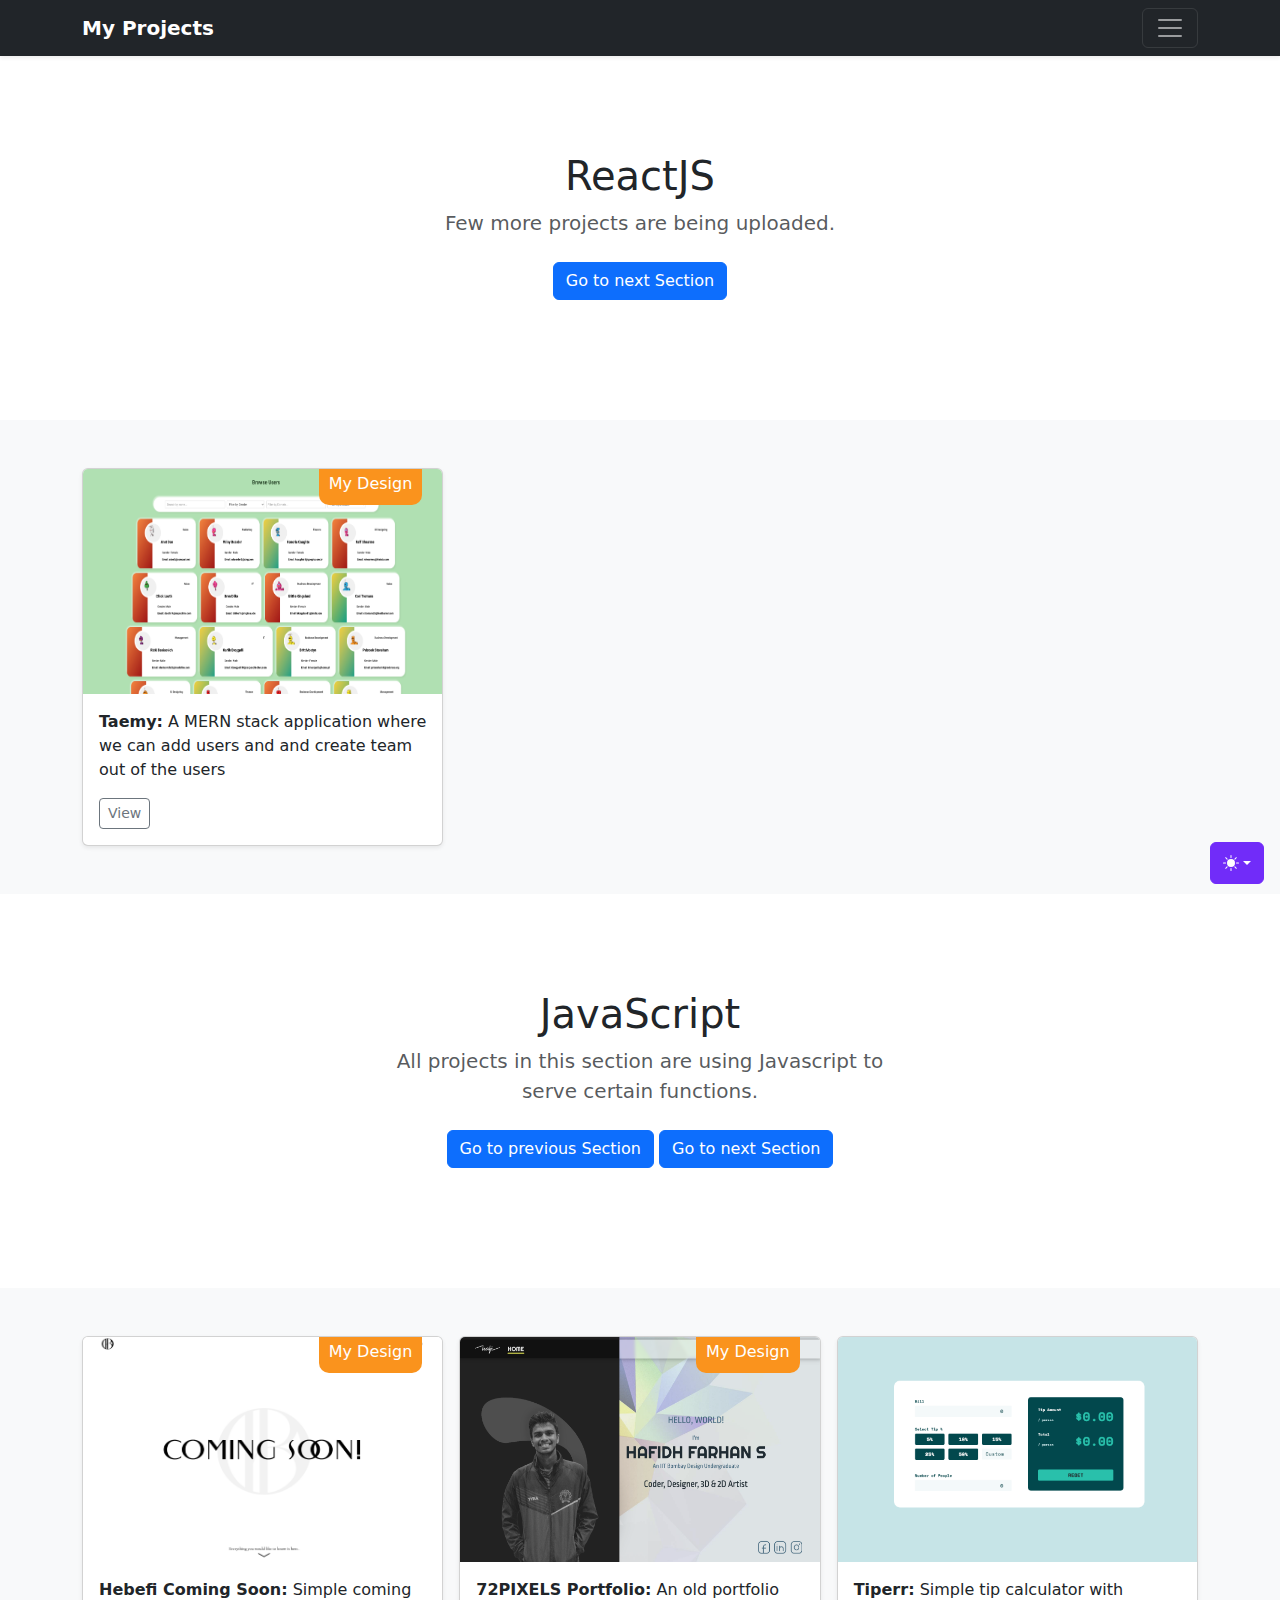
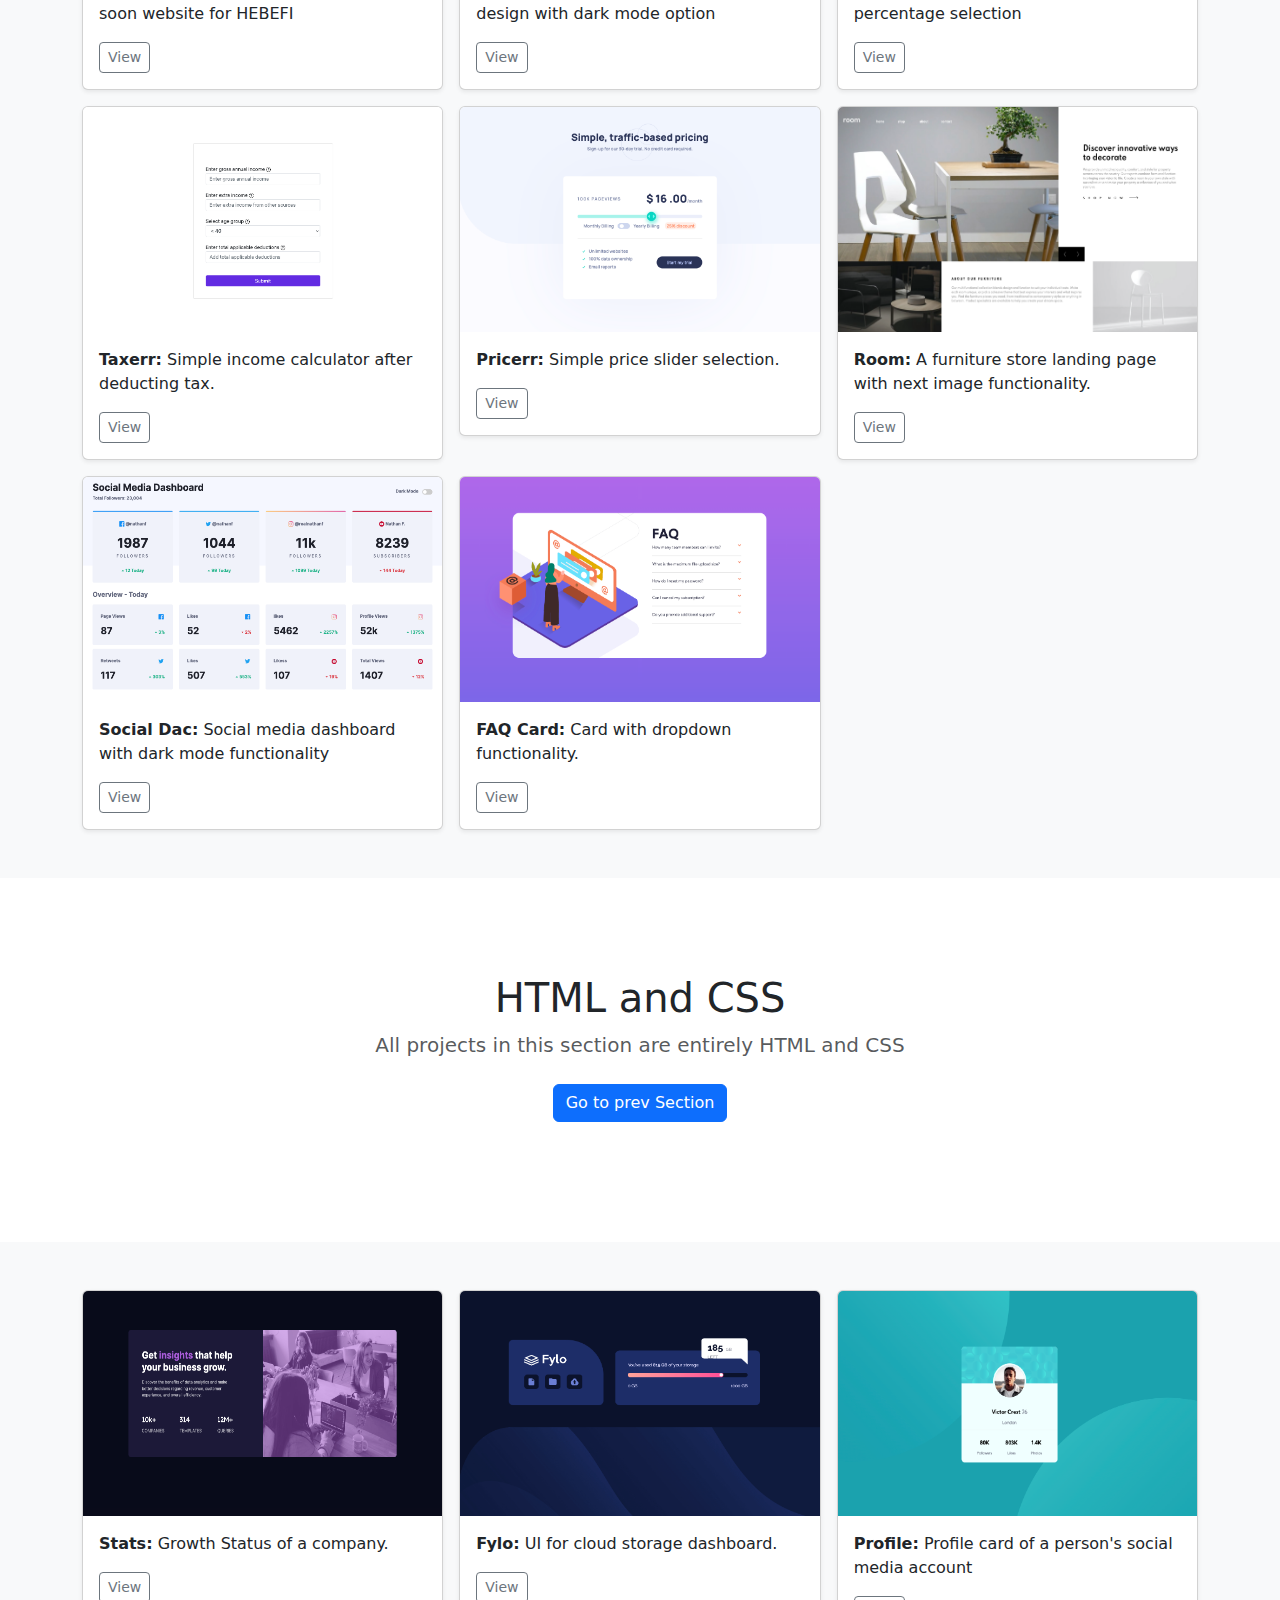
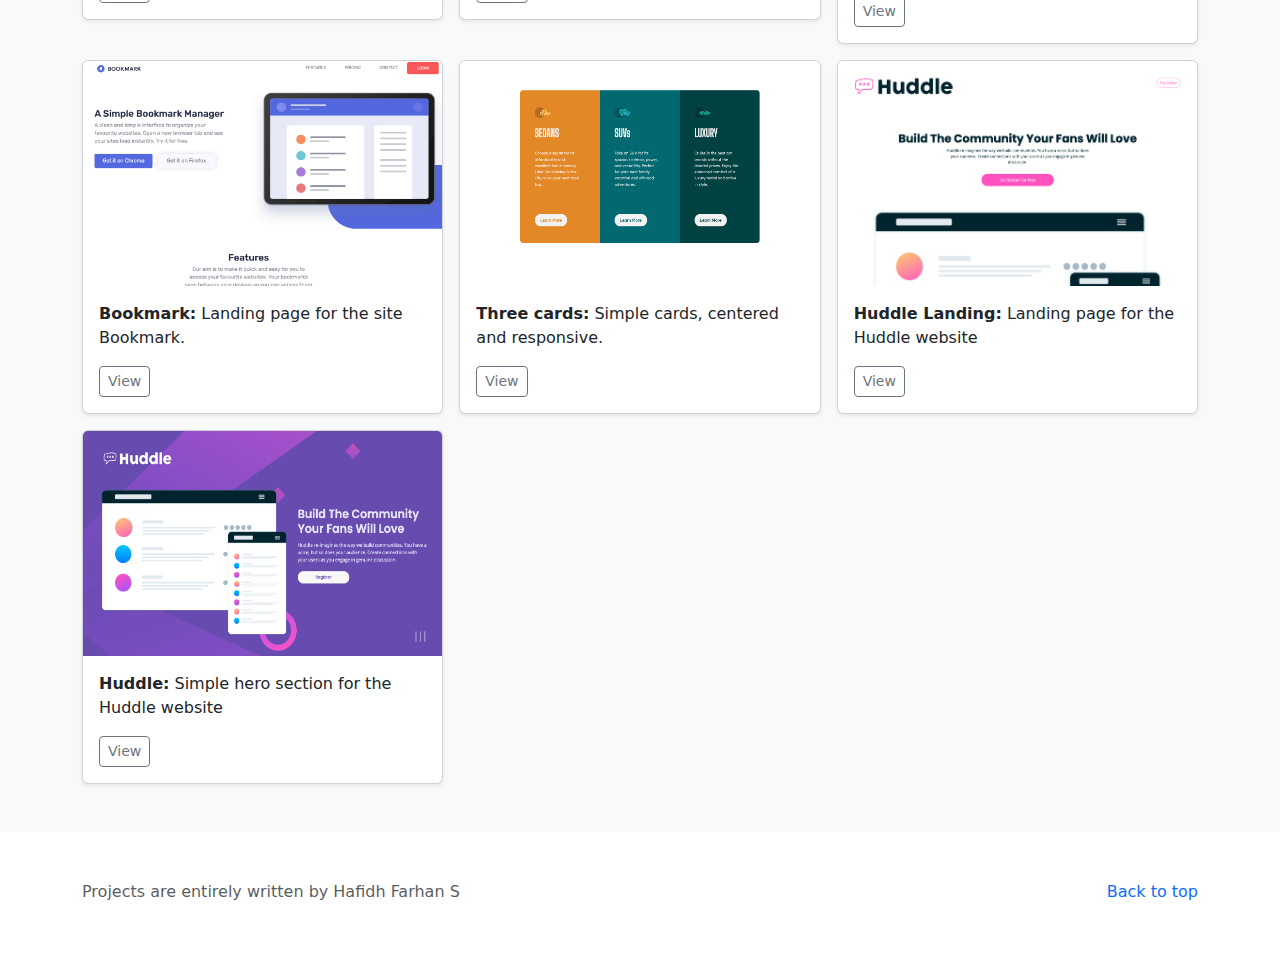
<file: index.html>
<!DOCTYPE html>
<html lang="en" data-bs-theme="auto">
  <head>
    <script src="./assets/js/color-modes.js"></script>

    <meta charset="utf-8" />
    <meta name="viewport" content="width=device-width, initial-scale=1" />
    <meta name="description" content="" />
    <meta
      name="author"
      content="Mark Otto, Jacob Thornton, and Bootstrap contributors"
    />
    <meta name="generator" content="Hugo 0.122.0" />
    <title>Projects | 72pxperinch</title>

    <!-- <link rel="canonical" href="https://getbootstrap.com/docs/5.3/examples/album/"> -->

    <!-- <link rel="stylesheet" href="https://cdn.jsdelivr.net/npm/@docsearch/css@3"> -->

    <link href="../assets/dist/css/bootstrap.min.css" rel="stylesheet" />

    <style>
      .loading {
        display: inline-block;
      }
      .bd-placeholder-img {
        font-size: 1.125rem;
        text-anchor: middle;
        -webkit-user-select: none;
        -moz-user-select: none;
        user-select: none;
      }

      a {
        text-decoration: none;
      }

      @media (min-width: 768px) {
        .bd-placeholder-img-lg {
          font-size: 3.5rem;
        }
      }

      .b-example-divider {
        width: 100%;
        height: 3rem;
        background-color: rgba(0, 0, 0, 0.1);
        border: solid rgba(0, 0, 0, 0.15);
        border-width: 1px 0;
        box-shadow: inset 0 0.5em 1.5em rgba(0, 0, 0, 0.1),
          inset 0 0.125em 0.5em rgba(0, 0, 0, 0.15);
      }

      .b-example-vr {
        flex-shrink: 0;
        width: 1.5rem;
        height: 100vh;
      }

      .bi {
        vertical-align: -0.125em;
        fill: currentColor;
      }

      .nav-scroller {
        position: relative;
        z-index: 2;
        height: 2.75rem;
        overflow-y: hidden;
      }

      .nav-scroller .nav {
        display: flex;
        flex-wrap: nowrap;
        padding-bottom: 1rem;
        margin-top: -1px;
        overflow-x: auto;
        text-align: center;
        white-space: nowrap;
        -webkit-overflow-scrolling: touch;
      }

      .btn-bd-primary {
        --bd-violet-bg: #712cf9;
        --bd-violet-rgb: 112.520718, 44.062154, 249.437846;

        --bs-btn-font-weight: 600;
        --bs-btn-color: var(--bs-white);
        --bs-btn-bg: var(--bd-violet-bg);
        --bs-btn-border-color: var(--bd-violet-bg);
        --bs-btn-hover-color: var(--bs-white);
        --bs-btn-hover-bg: #6528e0;
        --bs-btn-hover-border-color: #6528e0;
        --bs-btn-focus-shadow-rgb: var(--bd-violet-rgb);
        --bs-btn-active-color: var(--bs-btn-hover-color);
        --bs-btn-active-bg: #5a23c8;
        --bs-btn-active-border-color: #5a23c8;
      }

      .bd-mode-toggle {
        z-index: 1500;
      }

      .bd-mode-toggle .dropdown-menu .active .bi {
        display: block !important;
      }

      .mydes {
        position: absolute;
        right: 20px;
        top: 0;
        padding: 5px 10px;
        background-color: rgb(250, 147, 29);
        line-height: 10px;
        color: white;
        border-bottom-left-radius: 10px;
        border-bottom-right-radius: 10px;
      }
      .mydes p{
        position: relative;
        top: 5px;
      }

    </style>
  </head>
  <body>
    <svg xmlns="http://www.w3.org/2000/svg" class="d-none">
      <symbol id="check2" viewBox="0 0 16 16">
        <path
          d="M13.854 3.646a.5.5 0 0 1 0 .708l-7 7a.5.5 0 0 1-.708 0l-3.5-3.5a.5.5 0 1 1 .708-.708L6.5 10.293l6.646-6.647a.5.5 0 0 1 .708 0z"
        />
      </symbol>
      <symbol id="circle-half" viewBox="0 0 16 16">
        <path d="M8 15A7 7 0 1 0 8 1v14zm0 1A8 8 0 1 1 8 0a8 8 0 0 1 0 16z" />
      </symbol>
      <symbol id="moon-stars-fill" viewBox="0 0 16 16">
        <path
          d="M6 .278a.768.768 0 0 1 .08.858 7.208 7.208 0 0 0-.878 3.46c0 4.021 3.278 7.277 7.318 7.277.527 0 1.04-.055 1.533-.16a.787.787 0 0 1 .81.316.733.733 0 0 1-.031.893A8.349 8.349 0 0 1 8.344 16C3.734 16 0 12.286 0 7.71 0 4.266 2.114 1.312 5.124.06A.752.752 0 0 1 6 .278z"
        />
        <path
          d="M10.794 3.148a.217.217 0 0 1 .412 0l.387 1.162c.173.518.579.924 1.097 1.097l1.162.387a.217.217 0 0 1 0 .412l-1.162.387a1.734 1.734 0 0 0-1.097 1.097l-.387 1.162a.217.217 0 0 1-.412 0l-.387-1.162A1.734 1.734 0 0 0 9.31 6.593l-1.162-.387a.217.217 0 0 1 0-.412l1.162-.387a1.734 1.734 0 0 0 1.097-1.097l.387-1.162zM13.863.099a.145.145 0 0 1 .274 0l.258.774c.115.346.386.617.732.732l.774.258a.145.145 0 0 1 0 .274l-.774.258a1.156 1.156 0 0 0-.732.732l-.258.774a.145.145 0 0 1-.274 0l-.258-.774a1.156 1.156 0 0 0-.732-.732l-.774-.258a.145.145 0 0 1 0-.274l.774-.258c.346-.115.617-.386.732-.732L13.863.1z"
        />
      </symbol>
      <symbol id="sun-fill" viewBox="0 0 16 16">
        <path
          d="M8 12a4 4 0 1 0 0-8 4 4 0 0 0 0 8zM8 0a.5.5 0 0 1 .5.5v2a.5.5 0 0 1-1 0v-2A.5.5 0 0 1 8 0zm0 13a.5.5 0 0 1 .5.5v2a.5.5 0 0 1-1 0v-2A.5.5 0 0 1 8 13zm8-5a.5.5 0 0 1-.5.5h-2a.5.5 0 0 1 0-1h2a.5.5 0 0 1 .5.5zM3 8a.5.5 0 0 1-.5.5h-2a.5.5 0 0 1 0-1h2A.5.5 0 0 1 3 8zm10.657-5.657a.5.5 0 0 1 0 .707l-1.414 1.415a.5.5 0 1 1-.707-.708l1.414-1.414a.5.5 0 0 1 .707 0zm-9.193 9.193a.5.5 0 0 1 0 .707L3.05 13.657a.5.5 0 0 1-.707-.707l1.414-1.414a.5.5 0 0 1 .707 0zm9.193 2.121a.5.5 0 0 1-.707 0l-1.414-1.414a.5.5 0 0 1 .707-.707l1.414 1.414a.5.5 0 0 1 0 .707zM4.464 4.465a.5.5 0 0 1-.707 0L2.343 3.05a.5.5 0 1 1 .707-.707l1.414 1.414a.5.5 0 0 1 0 .708z"
        />
      </symbol>
    </svg>

    <div
      class="dropdown position-fixed bottom-0 end-0 mb-3 me-3 bd-mode-toggle"
    >
      <button
        class="btn btn-bd-primary py-2 dropdown-toggle d-flex align-items-center"
        id="bd-theme"
        type="button"
        aria-expanded="false"
        data-bs-toggle="dropdown"
        aria-label="Toggle theme (auto)"
      >
        <svg class="bi my-1 theme-icon-active" width="1em" height="1em">
          <use href="#circle-half"></use>
        </svg>
        <span class="visually-hidden" id="bd-theme-text">Toggle theme</span>
      </button>
      <ul
        class="dropdown-menu dropdown-menu-end shadow"
        aria-labelledby="bd-theme-text"
      >
        <li>
          <button
            type="button"
            class="dropdown-item d-flex align-items-center"
            data-bs-theme-value="light"
            aria-pressed="false"
          >
            <svg class="bi me-2 opacity-50" width="1em" height="1em">
              <use href="#sun-fill"></use>
            </svg>
            Light
            <svg class="bi ms-auto d-none" width="1em" height="1em">
              <use href="#check2"></use>
            </svg>
          </button>
        </li>
        <li>
          <button
            type="button"
            class="dropdown-item d-flex align-items-center"
            data-bs-theme-value="dark"
            aria-pressed="false"
          >
            <svg class="bi me-2 opacity-50" width="1em" height="1em">
              <use href="#moon-stars-fill"></use>
            </svg>
            Dark
            <svg class="bi ms-auto d-none" width="1em" height="1em">
              <use href="#check2"></use>
            </svg>
          </button>
        </li>
        <li>
          <button
            type="button"
            class="dropdown-item d-flex align-items-center active"
            data-bs-theme-value="auto"
            aria-pressed="true"
          >
            <svg class="bi me-2 opacity-50" width="1em" height="1em">
              <use href="#circle-half"></use>
            </svg>
            Auto
            <svg class="bi ms-auto d-none" width="1em" height="1em">
              <use href="#check2"></use>
            </svg>
          </button>
        </li>
      </ul>
    </div>

    <header data-bs-theme="dark">
      <div class="collapse text-bg-dark" id="navbarHeader">
        <div class="container">
          <div class="row">
            <div class="col-sm-8 col-md-7 py-4">
              <h4>Hafidh Farhan S</h4>
              <p class="text-body-secondary">
                Bachelor's in Design, top performer in competitive exams.
                Skilled programmer with problem-solving expertise. Effective
                communicator, thrives in collaborative environments.
              </p>
            </div>
            <div class="col-sm-4 offset-md-1 py-4">
              <h4>Social</h4>
              <ul class="list-unstyled">
                <li>
                  <a href="#" class="text-white">Phone: +91 7304872372</a>
                </li>
                <li>
                  <a href="mailto: 72pxperinch@gmail.com" class="text-white"
                    >Email: 72pxperinch@gmail.com</a
                  >
                </li>
                <li>
                  <a
                    href="https://github.com/72pxperinch"
                    class="text-white"
                    target="_blank"
                    >GITHUB</a
                  >
                </li>
                <li>
                  <a
                    href="https://www.behance.net/72pxperinch"
                    class="text-white"
                    target="_blank"
                    >BEHANCE</a
                  >
                </li>
              </ul>
            </div>
          </div>
        </div>
      </div>
      <div class="navbar navbar-dark bg-dark shadow-sm">
        <div class="container">
          <a href="#" class="navbar-brand d-flex align-items-center">
            <strong>My Projects</strong>
          </a>
          <button
            class="navbar-toggler"
            type="button"
            data-bs-toggle="collapse"
            data-bs-target="#navbarHeader"
            aria-controls="navbarHeader"
            aria-expanded="false"
            aria-label="Toggle navigation"
          >
            <span class="navbar-toggler-icon"></span>
          </button>
        </div>
      </div>
    </header>

    <main>
      <section id="0" class="py-5 text-center container">
        <div class="row py-lg-5">
          <div class="col-lg-6 col-md-8 mx-auto">
            <h1 class="fw-light">ReactJS</h1>
            <p class="lead text-body-secondary">
              Few more projects are being uploaded<span
                id="loadingDots"
                class="loading"
              ></span>
            </p>
            <p>
              <a href="#1" class="btn btn-primary my-2">Go to next Section</a>
            </p>
          </div>
        </div>
      </section>

      <div class="album py-5 bg-body-tertiary">
        <div class="container">
          <div class="row row-cols-1 row-cols-sm-2 row-cols-md-3 g-3">

            <div class="col">
              <div class="card shadow-sm">
                <div class="mydes"><p>My Design</p></div>
                <img
                  class="bd-placeholder-img card-img-top"
                  src="./images/teamy.png"
                  alt="Placeholder: Thumbnail"
                  width="100%"
                  height="225"
                />
                <div class="card-body">
                  <p class="card-text">
                    <b>Taemy:</b> A MERN stack application where we can add
                    users and and create team out of the users
                  </p>
                  <div
                    class="d-flex justify-content-between align-items-center"
                  >
                    <div class="btn-group">
                      <a href="https://teamy.72pxperinch.in/" target="_blank"
                        ><button
                          type="button"
                          class="btn btn-sm btn-outline-secondary"
                        >
                          View
                        </button></a
                      >
                    </div>
                  </div>
                </div>
              </div>
            </div>

          </div>
        </div>
      </div>

      <section id="1" class="py-5 text-center container">
        <div class="row py-lg-5">
          <div class="col-lg-6 col-md-8 mx-auto">
            <h1 class="fw-light">JavaScript</h1>
            <p class="lead text-body-secondary">
              All projects in this section are using Javascript to serve certain
              functions.
            </p>
            <p>
              <a href="#" class="btn btn-primary my-2"
                >Go to previous Section</a
              >
              <a href="#2" class="btn btn-primary my-2">Go to next Section</a>
            </p>
          </div>
        </div>
      </section>

      <div class="album py-5 bg-body-tertiary">
        <div class="container">
          <div class="row row-cols-1 row-cols-sm-2 row-cols-md-3 g-3">

            <div class="col">
              <div class="card shadow-sm">
                <div class="mydes"><p>My Design</p></div>
                <img
                  class="bd-placeholder-img card-img-top"
                  src="./images/hebefi.png"
                  alt="Placeholder: Thumbnail"
                  width="100%"
                  height="225"
                />
                <div class="card-body">
                  <p class="card-text">
                    <b>Hebefi Coming Soon:</b> Simple coming soon website for HEBEFI
                  </p>
                  <div
                    class="d-flex justify-content-between align-items-center"
                  >
                    <div class="btn-group">
                      <a href="https://hebefi.netlify.app/" target="_blank"
                        ><button
                          type="button"
                          class="btn btn-sm btn-outline-secondary"
                        >
                          View
                        </button></a
                      >
                    </div>
                  </div>
                </div>
              </div>
            </div>

            <div class="col">
              <div class="card shadow-sm">
                <div class="mydes"><p>My Design</p></div>
                <img
                  class="bd-placeholder-img card-img-top"
                  src="./images/port.png"
                  alt="Placeholder: Thumbnail"
                  width="100%"
                  height="225"
                />
                <div class="card-body">
                  <p class="card-text">
                    <b>72PIXELS Portfolio:</b> An old portfolio design with dark mode option
                  </p>
                  <div
                    class="d-flex justify-content-between align-items-center"
                  >
                    <div class="btn-group">
                      <a href="https://portfolio-template.72pxperinch.in/" target="_blank"
                        ><button
                          type="button"
                          class="btn btn-sm btn-outline-secondary"
                        >
                          View
                        </button></a
                      >
                    </div>
                  </div>
                </div>
              </div>
            </div>

            <div class="col">
              <div class="card shadow-sm">
                <img
                  class="bd-placeholder-img card-img-top"
                  src="./images/tip.png"
                  alt="Placeholder: Thumbnail"
                  width="100%"
                  height="225"
                />
                <div class="card-body">
                  <p class="card-text">
                    <b>Tiperr:</b> Simple tip calculator with percentage
                    selection
                  </p>
                  <div
                    class="d-flex justify-content-between align-items-center"
                  >
                    <div class="btn-group">
                      <a href="./JS/tip-calculator/index.html"
                        ><button
                          type="button"
                          class="btn btn-sm btn-outline-secondary"
                        >
                          View
                        </button></a
                      >
                    </div>
                  </div>
                </div>
              </div>
            </div>

            <div class="col">
              <div class="card shadow-sm">
                <img
                  class="bd-placeholder-img card-img-top"
                  src="./images/tax.png"
                  alt="Placeholder: Thumbnail"
                  width="100%"
                  height="225"
                />
                <div class="card-body">
                  <p class="card-text">
                    <b>Taxerr:</b> Simple income calculator after deducting tax.
                  </p>
                  <div
                    class="d-flex justify-content-between align-items-center"
                  >
                    <div class="btn-group">
                      <a href="./JS/Tax Calculator/index.html"
                        ><button
                          type="button"
                          class="btn btn-sm btn-outline-secondary"
                        >
                          View
                        </button></a
                      >
                    </div>
                  </div>
                </div>
              </div>
            </div>

            <div class="col">
              <div class="card shadow-sm">
                <img
                  class="bd-placeholder-img card-img-top"
                  src="./images/price.png"
                  alt="Placeholder: Thumbnail"
                  width="100%"
                  height="225"
                />
                <div class="card-body">
                  <p class="card-text">
                    <b>Pricerr:</b> Simple price slider selection.
                  </p>
                  <div
                    class="d-flex justify-content-between align-items-center"
                  >
                    <div class="btn-group">
                      <a href="./JS/interactive-pricing/index.html"
                        ><button
                          type="button"
                          class="btn btn-sm btn-outline-secondary"
                        >
                          View
                        </button></a
                      >
                    </div>
                  </div>
                </div>
              </div>
            </div>

            <div class="col">
              <div class="card shadow-sm">
                <img
                  class="bd-placeholder-img card-img-top"
                  src="./images/room.png"
                  alt="Placeholder: Thumbnail"
                  width="100%"
                  height="225"
                />
                <div class="card-body">
                  <p class="card-text">
                    <b>Room:</b> A furniture store landing page with next image
                    functionality.
                  </p>
                  <div
                    class="d-flex justify-content-between align-items-center"
                  >
                    <div class="btn-group">
                      <a href="./JS/room-homepage/index.html"
                        ><button
                          type="button"
                          class="btn btn-sm btn-outline-secondary"
                        >
                          View
                        </button></a
                      >
                    </div>
                  </div>
                </div>
              </div>
            </div>

            <div class="col">
              <div class="card shadow-sm">
                <img
                  class="bd-placeholder-img card-img-top"
                  src="./images/soc.png"
                  alt="Placeholder: Thumbnail"
                  width="100%"
                  height="225"
                />
                <div class="card-body">
                  <p class="card-text">
                    <b>Social Dac:</b> Social media dashboard with dark mode
                    functionality
                  </p>
                  <div
                    class="d-flex justify-content-between align-items-center"
                  >
                    <div class="btn-group">
                      <a href="./JS/social-media-dashboard/index.html"
                        ><button
                          type="button"
                          class="btn btn-sm btn-outline-secondary"
                        >
                          View
                        </button></a
                      >
                    </div>
                  </div>
                </div>
              </div>
            </div>

            <div class="col">
              <div class="card shadow-sm">
                <img
                  class="bd-placeholder-img card-img-top"
                  src="./images/faq.png"
                  alt="Placeholder: Thumbnail"
                  width="100%"
                  height="225"
                />
                <div class="card-body">
                  <p class="card-text">
                    <b>FAQ Card:</b> Card with dropdown functionality.
                  </p>
                  <div
                    class="d-flex justify-content-between align-items-center"
                  >
                    <div class="btn-group">
                      <a href="./JS/faq-card/index.html"
                        ><button
                          type="button"
                          class="btn btn-sm btn-outline-secondary"
                        >
                          View
                        </button></a
                      >
                    </div>
                  </div>
                </div>
              </div>
            </div>
          </div>
        </div>
      </div>

      <section id="2" class="py-5 text-center container">
        <div class="row py-lg-5">
          <div class="col-lg-6 col-md-8 mx-auto">
            <h1 class="fw-light">HTML and CSS</h1>
            <p class="lead text-body-secondary">
              All projects in this section are entirely HTML and CSS
            </p>
            <p>
              <a href="#2" class="btn btn-primary my-2">Go to prev Section</a>
            </p>
          </div>
        </div>
      </section>

      <div class="album py-5 bg-body-tertiary">
        <div class="container">
          <div class="row row-cols-1 row-cols-sm-2 row-cols-md-3 g-3">
            <div class="col">
              <div class="card shadow-sm">
                <img
                  class="bd-placeholder-img card-img-top"
                  src="./images/stat.png"
                  alt="Placeholder: Thumbnail"
                  width="100%"
                  height="225"
                />
                <div class="card-body">
                  <p class="card-text">
                    <b>Stats:</b> Growth Status of a company.
                  </p>
                  <div
                    class="d-flex justify-content-between align-items-center"
                  >
                    <div class="btn-group">
                      <a href="./UI/stats-preview-card/index.html"
                        ><button
                          type="button"
                          class="btn btn-sm btn-outline-secondary"
                        >
                          View
                        </button></a
                      >
                    </div>
                  </div>
                </div>
              </div>
            </div>

            <div class="col">
              <div class="card shadow-sm">
                <img
                  class="bd-placeholder-img card-img-top"
                  src="./images/fylo.png"
                  alt="Placeholder: Thumbnail"
                  width="100%"
                  height="225"
                />
                <div class="card-body">
                  <p class="card-text">
                    <b>Fylo:</b> UI for cloud storage dashboard.
                  </p>
                  <div
                    class="d-flex justify-content-between align-items-center"
                  >
                    <div class="btn-group">
                      <a href="./UI/fylo-data/index.html"
                        ><button
                          type="button"
                          class="btn btn-sm btn-outline-secondary"
                        >
                          View
                        </button></a
                      >
                    </div>
                  </div>
                </div>
              </div>
            </div>

            <div class="col">
              <div class="card shadow-sm">
                <img
                  class="bd-placeholder-img card-img-top"
                  src="./images/profile.png"
                  alt="Placeholder: Thumbnail"
                  width="100%"
                  height="225"
                />
                <div class="card-body">
                  <p class="card-text">
                    <b>Profile:</b> Profile card of a person's social media
                    account
                  </p>
                  <div
                    class="d-flex justify-content-between align-items-center"
                  >
                    <div class="btn-group">
                      <a href="./UI/profile-card/index.html"
                        ><button
                          type="button"
                          class="btn btn-sm btn-outline-secondary"
                        >
                          View
                        </button></a
                      >
                    </div>
                  </div>
                </div>
              </div>
            </div>

            <div class="col">
              <div class="card shadow-sm">
                <img
                  class="bd-placeholder-img card-img-top"
                  src="./images/bookmark.png"
                  alt="Placeholder: Thumbnail"
                  width="100%"
                  height="225"
                />
                <div class="card-body">
                  <p class="card-text">
                    <b>Bookmark:</b> Landing page for the site Bookmark.
                  </p>
                  <div
                    class="d-flex justify-content-between align-items-center"
                  >
                    <div class="btn-group">
                      <a href="./UI/bookmark-landing-page/index.html"
                        ><button
                          type="button"
                          class="btn btn-sm btn-outline-secondary"
                        >
                          View
                        </button></a
                      >
                    </div>
                  </div>
                </div>
              </div>
            </div>

            <div class="col">
              <div class="card shadow-sm">
                <img
                  class="bd-placeholder-img card-img-top"
                  src="./images/three-cards.png"
                  alt="Placeholder: Thumbnail"
                  width="100%"
                  height="225"
                />
                <div class="card-body">
                  <p class="card-text">
                    <b>Three cards:</b> Simple cards, centered and responsive.
                  </p>
                  <div
                    class="d-flex justify-content-between align-items-center"
                  >
                    <div class="btn-group">
                      <a href="./UI/3-column-card/index.html"
                        ><button
                          type="button"
                          class="btn btn-sm btn-outline-secondary"
                        >
                          View
                        </button></a
                      >
                    </div>
                  </div>
                </div>
              </div>
            </div>

            <div class="col">
              <div class="card shadow-sm">
                <img
                  class="bd-placeholder-img card-img-top"
                  src="./images/huddle2.png"
                  alt="Placeholder: Thumbnail"
                  width="100%"
                  height="225"
                />
                <div class="card-body">
                  <p class="card-text">
                    <b>Huddle Landing:</b> Landing page for the Huddle website
                  </p>
                  <div
                    class="d-flex justify-content-between align-items-center"
                  >
                    <div class="btn-group">
                      <a href="./UI/huddle-landing-page/"
                        ><button
                          type="button"
                          class="btn btn-sm btn-outline-secondary"
                        >
                          View
                        </button></a
                      >
                    </div>
                  </div>
                </div>
              </div>
            </div>

            <div class="col">
              <div class="card shadow-sm">
                <img
                  class="bd-placeholder-img card-img-top"
                  src="./images/huddle1.png"
                  alt="Placeholder: Thumbnail"
                  width="100%"
                  height="225"
                />
                <div class="card-body">
                  <p class="card-text">
                    <b>Huddle:</b> Simple hero section for the Huddle website
                  </p>
                  <div
                    class="d-flex justify-content-between align-items-center"
                  >
                    <div class="btn-group">
                      <a href="./UI/huddle/index.html"
                        ><button
                          type="button"
                          class="btn btn-sm btn-outline-secondary"
                        >
                          View
                        </button></a
                      >
                    </div>
                  </div>
                </div>
              </div>
            </div>

            
          </div>
        </div>
      </div>
    </main>

    <footer class="text-body-secondary py-5">
      <div class="container">
        <p class="float-end mb-1">
          <a href="#">Back to top</a>
        </p>
        <p class="mb-1">Projects are entirely written by Hafidh Farhan S</p>
      </div>
    </footer>
    <script src="./assets/dist/js/bootstrap.bundle.min.js"></script>

    <script>
      // Function to animate loading dots
      function animateLoading() {
        const loadingDots = document.getElementById("loadingDots");
        let dots = 0;

        setInterval(() => {
          dots = (dots + 1) % 4; // Cycle through 0, 1, 2, 3
          loadingDots.textContent = ".".repeat(dots); // Update content with dots
        }, 500); // Change dots every 500ms
      }

      // Call the function to start the animation
      animateLoading();
    </script>
  </body>
</html>
</file>
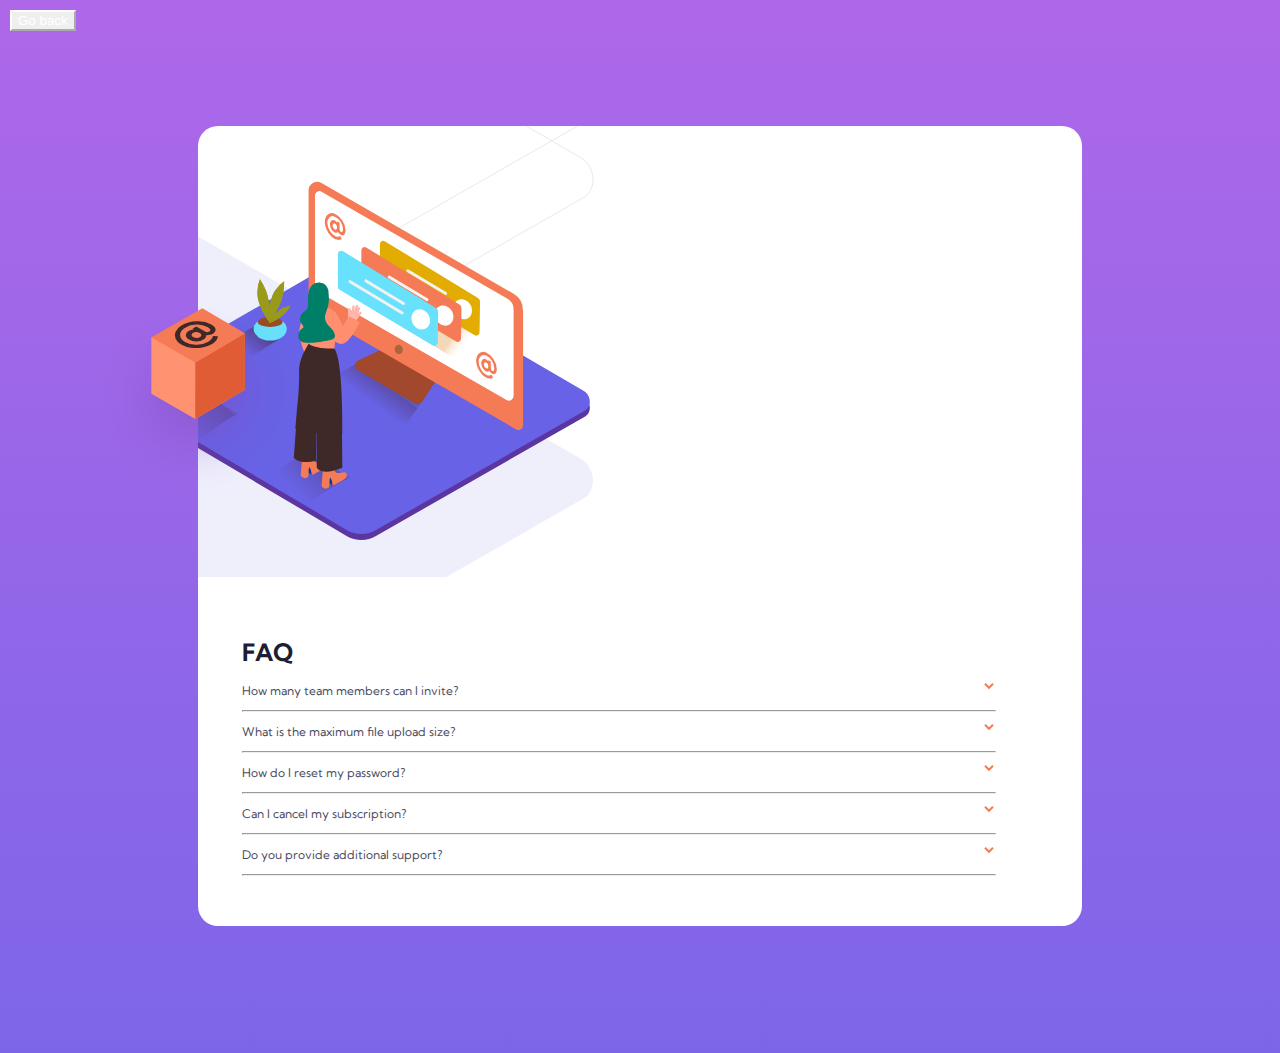
<file: JS/faq-card/index.html>
<!DOCTYPE html>
<html lang="en">
<head>
  <meta charset="UTF-8">
  <meta name="viewport" content="width=device-width, initial-scale=1.0"> <!-- displays site properly based on user's device -->
  <link href="https://cdn.jsdelivr.net/npm/bootstrap@5.0.2/dist/css/bootstrap.min.css" rel="stylesheet" integrity="sha384-EVSTQN3/azprG1Anm3QDgpJLIm9Nao0Yz1ztcQTwFspd3yD65VohhpuuCOmLASjC" crossorigin="anonymous">
  <link rel="icon" type="image/png" sizes="32x32" href="./images/favicon-32x32.png">
  <link rel="preconnect" href="https://fonts.googleapis.com">
  <link rel="preconnect" href="https://fonts.gstatic.com" crossorigin>
  <link href="https://fonts.googleapis.com/css2?family=Kumbh+Sans:wght@400;700&display=swap" rel="stylesheet">
  <link rel="stylesheet" href="css/styles.css">

  <title>Frontend Mentor | FAQ Accordion Card</title>

  <!-- Feel free to remove these styles or customise in your own stylesheet 👍 -->
  <!-- <style>
    .attribution { font-size: 11px; text-align: center; }
    .attribution a { color: hsl(228, 45%, 44%); }
  </style> -->
</head>
<body>
  <a href="../../index.html"><button type="button" class="btn btn-sm btn-outline-secondary" style="color: #fff;border-color: #fff; position: absolute; top: 10px; left: 10px;">Go back</button></a>

  <div class="row maincard">
    <img src="images/illustration-box-desktop.svg" class="box" alt="box">
    <div class="col-lg-6 col1">
      <img src="images/bg-pattern-desktop.svg" alt="background" class="bg">
      <img src="images/illustration-woman-online-desktop.svg" class="woman" alt="woman">
    </div>
    <div class="col-lg-6 col2">
      <h1>FAQ</h1>
      <div class="dp1 cont">
        <a onclick="dropDown('dp1')"><img src="images/icon-arrow-down.svg" alt="arrow" class="arrow"></a>
        <p>How many team members can I invite?</p>
        <p class="hiddenPara" id="hp1">You can invite up to 2 additional users on the Free plan. There is no limit on
        team members for the Premium plan.</p>
        <hr>
      </div>
      <div class="dp2 cont">
        <a onclick="dropDown('dp2')"><img src="images/icon-arrow-down.svg" alt="arrow" class="arrow"></a>
        <p>What is the maximum file upload size?</p>
        <p class="hiddenPara">No more than 2GB. All files in your account must fit your allotted storage space.</p>
        <hr>
      </div>
      <div class="dp3 cont">
        <a onclick="dropDown('dp3')"><img src="images/icon-arrow-down.svg" alt="arrow" class="arrow"></a>
        <p>How do I reset my password?</p>
        <p class="hiddenPara">Click “Forgot password” from the login page or “Change password” from your profile page.
        A reset link will be emailed to you.</p>
        <hr>
      </div>
      <div class="dp4 cont">
        <a onclick="dropDown('dp4')"><img src="images/icon-arrow-down.svg" alt="arrow" class="arrow"></a>
        <p>Can I cancel my subscription?</p>
        <p class="hiddenPara">Yes! Send us a message and we’ll process your request no questions asked.</p>
        <hr>
      </div>
      <div class="dp5 cont">
        <a onclick="dropDown('dp5')"><img src="images/icon-arrow-down.svg" alt="arrow" class="arrow"></a>
        <p>Do you provide additional support?</p>
        <p class="hiddenPara">Chat and email support is available 24/7. Phone lines are open during normal business hours.</p>
        <hr>
      </div>
    </div>
  </div>

  <script src="https://cdn.jsdelivr.net/npm/bootstrap@5.0.2/dist/js/bootstrap.bundle.min.js" integrity="sha384-MrcW6ZMFYlzcLA8Nl+NtUVF0sA7MsXsP1UyJoMp4YLEuNSfAP+JcXn/tWtIaxVXM" crossorigin="anonymous"></script>
  <script>
    function dropDown (value){
      var k = document.querySelector("."+value+" p").style;
      console.log(k);
      var h = document.querySelector("."+value+" p").style.fontWeight;
      if (h === "600"){
      document.querySelector("."+value+" .hiddenPara").style.display="";
      document.querySelector("."+value+" .arrow").style.transform="";
      document.querySelector("."+value+" p").style.fontWeight="";
      } else {
      document.querySelector("."+value+" .hiddenPara").style.display="block";
      document.querySelector("."+value+" .arrow").style.transform="rotate(180deg)";
      document.querySelector("."+value+" p").style.fontWeight=600;
      }
    }
  </script>
</body>
</html>
</file>
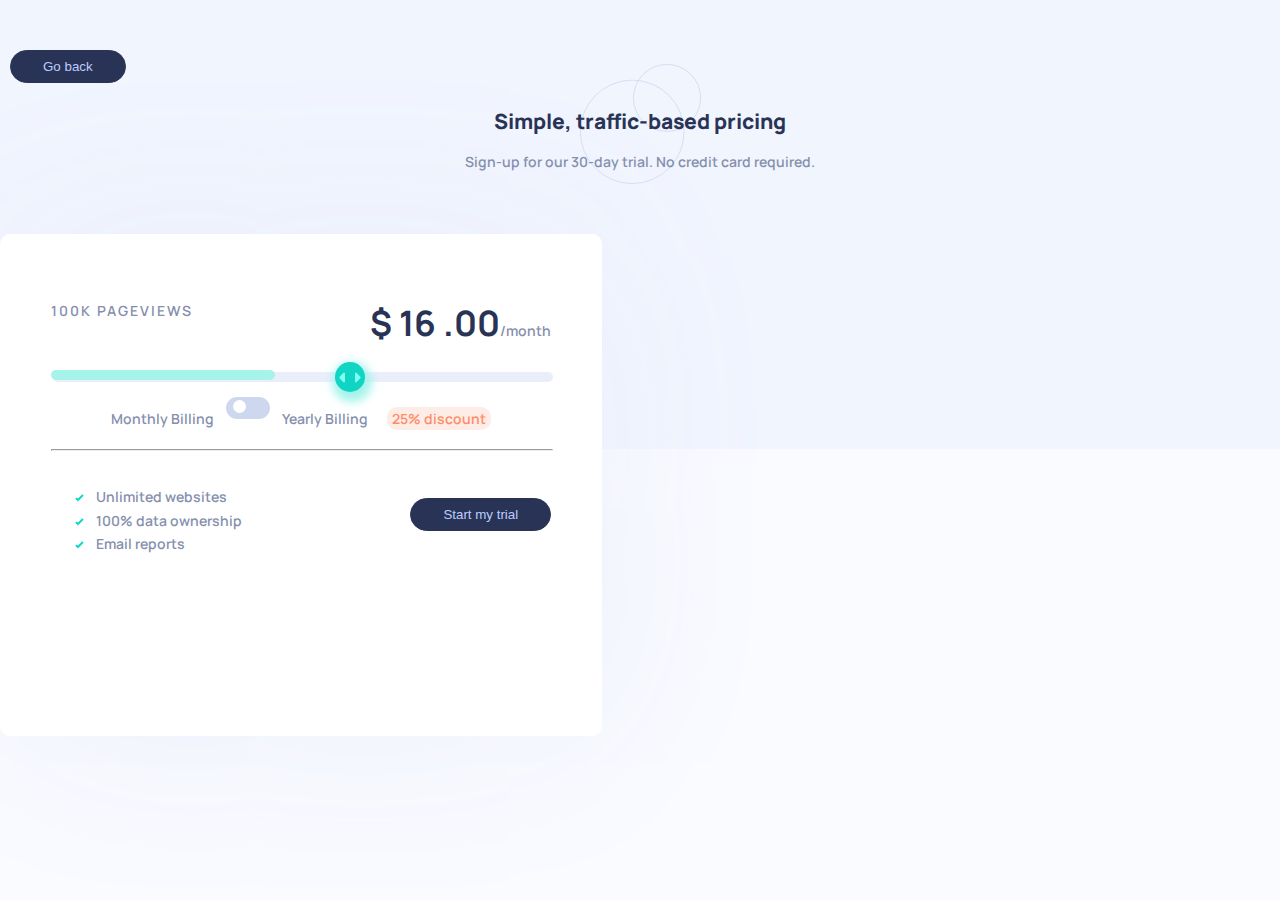
<file: JS/interactive-pricing/index.html>
<!DOCTYPE html>
<html lang="en">
<head>
  <meta charset="UTF-8">
  <!-- <meta name="viewport" content="width=device-width, initial-scale=1.0"> displays site properly based on user's device -->
  <link href="https://cdn.jsdelivr.net/npm/bootstrap@5.0.2/dist/css/bootstrap.min.css" rel="stylesheet" integrity="sha384-EVSTQN3/azprG1Anm3QDgpJLIm9Nao0Yz1ztcQTwFspd3yD65VohhpuuCOmLASjC" crossorigin="anonymous">
  <link rel="icon" type="image/png" sizes="32x32" href="./images/favicon-32x32.png">
  <link rel="stylesheet" href="css/styles.css">
  <title>Frontend Mentor | Interactive pricing component</title>
  <link rel="preconnect" href="https://fonts.googleapis.com">
  <link rel="preconnect" href="https://fonts.gstatic.com" crossorigin>
  <link href="https://fonts.googleapis.com/css2?family=Manrope:wght@600;800&display=swap" rel="stylesheet">
  <script src="https://ajax.googleapis.com/ajax/libs/jquery/3.6.0/jquery.min.js"></script>
  <!-- Feel free to remove these styles or customise in your own stylesheet 👍 -->
  <!-- <style>
    .attribution { font-size: 11px; text-align: center; }
    .attribution a { color: hsl(228, 45%, 44%); }
  </style> -->
</head>
<body>
  <a href="../../index.html"><button type="button" class="btn btn-sm btn-outline-secondary" style="position: absolute; top: 10px; left: 10px;">Go back</button></a>

  <div class="bg-image">
    <div class="headlinepara">
      <h2>Simple, traffic-based pricing</h2>
      <p>Sign-up for our 30-day trial. No credit card required.</p>
    </div>
  </div>
  <div class="container">
    <div class="top-container">
      <p class="pages"><span class="page-no">100K</span> PAGEVIEWS</p>
      <p class="price"><span class="price-bold">$ <span class="price-value">16</span> .00</span>/month</p>
    </div>
    <div class="slidecontainer">
      <input type="range" min="0" max="5" class="slider" id="myRange">
      <span class="colored-slider"></span>
    </div>
    <!-- <div class="icon-slider"></div>
    <div class="slider"></div> -->
    <div class="content">
        <p class="monthly">Monthly Billing</p>
        <div class="toggle-icon">
          <input type="checkbox" id="switch" class="checkbox" />
          <label for="switch" class="toggle">
          </label>
        </div>
      <p class="yearly">Yearly Billing <span class="discount">25% discount</span></p>
    </div>
    <hr>
    <div class="bottom-container">
      <ul>
        <li>Unlimited websites</li>
        <li>100% data ownership</li>
        <li>Email reports</li>
      </ul>
      <button>Start my trial</button>
    </div>
  </div>

  <!-- <div class="attribution">
    Challenge by <a href="https://www.frontendmentor.io?ref=challenge" target="_blank">Frontend Mentor</a>. 
    Coded by <a href="#">Your Name Here</a>.
  </div> -->
  <script>
    const pageList=[0,10,50,100,500,1];
    const priceList=[0,8,12,16,24,36];
    const yearlyPriceList=[];
    priceList.forEach(price=> {
      yearlyPriceList.push(0.75*price);
    });
  
    var sliderIndex=3;
    $(document).on('change', '#myRange', function() {
      sliderIndex=$(this).val();
  
      if(sliderIndex==0){
        $(".page-no").html(pageList[sliderIndex]);
      }else if(sliderIndex==5){
        $(".page-no").html(pageList[sliderIndex]+"M");
      }else{
        $(".page-no").html(pageList[sliderIndex]+"K");
      }
      $(".price-value").html(priceList[sliderIndex]);
      if($(".checkbox").is(":checked")){
        $(".price-value").html(yearlyPriceList[sliderIndex]);
      }
      var width=$(".slider").width();
      var indexWidth=parseInt(width/5);
      $(".colored-slider").css("border-left-width",indexWidth*sliderIndex);
    });
    
  </script>
  <script src="https://cdn.jsdelivr.net/npm/bootstrap@5.0.2/dist/js/bootstrap.bundle.min.js" integrity="sha384-MrcW6ZMFYlzcLA8Nl+NtUVF0sA7MsXsP1UyJoMp4YLEuNSfAP+JcXn/tWtIaxVXM" crossorigin="anonymous"></script>
</body>
</html>
</file>
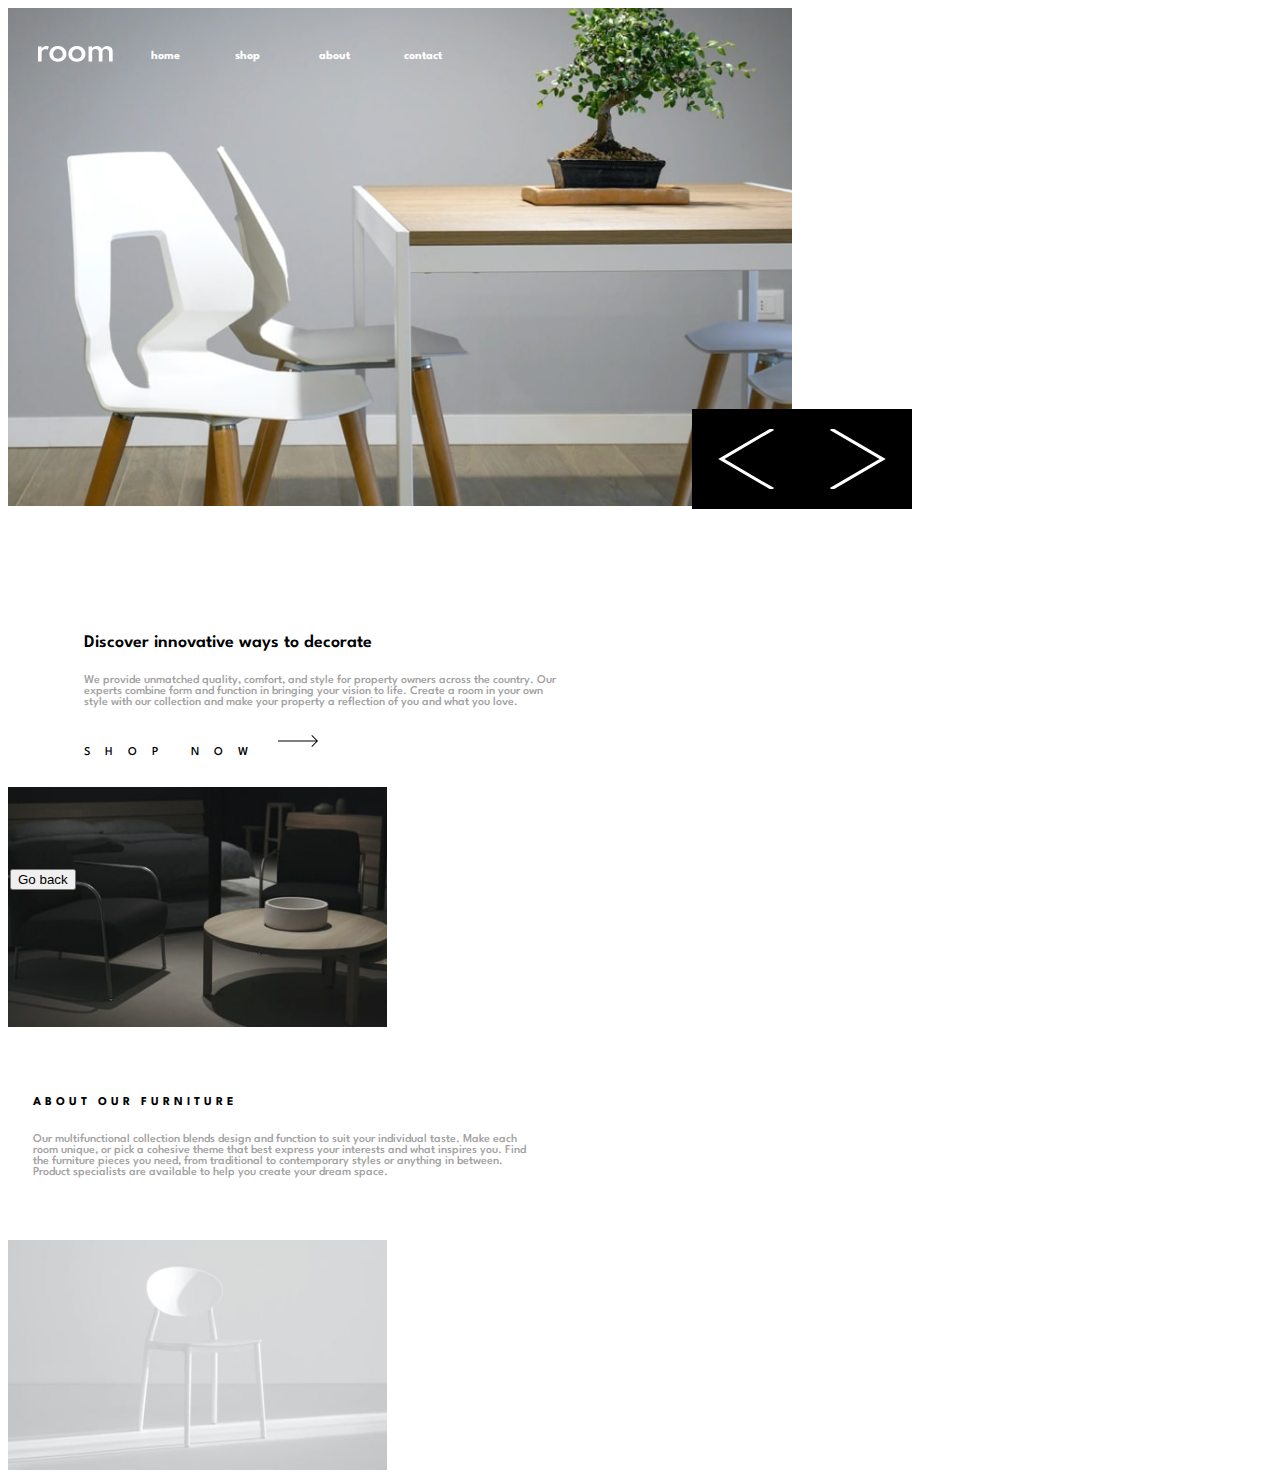
<file: JS/room-homepage/index.html>
<!DOCTYPE html>
<html lang="en">
<head>
  <meta charset="UTF-8">
  <meta name="viewport" content="width=device-width, initial-scale=1.0"> <!-- displays site properly based on user's device -->
  <link href="https://cdn.jsdelivr.net/npm/bootstrap@5.0.2/dist/css/bootstrap.min.css" rel="stylesheet" integrity="sha384-EVSTQN3/azprG1Anm3QDgpJLIm9Nao0Yz1ztcQTwFspd3yD65VohhpuuCOmLASjC" crossorigin="anonymous">
  <link rel="icon" type="image/png" sizes="32x32" href="./images/favicon-32x32.png">
  <link rel="preconnect" href="https://fonts.googleapis.com">
  <link rel="preconnect" href="https://fonts.gstatic.com" crossorigin>
  <link href="https://fonts.googleapis.com/css2?family=Spartan:wght@500;600;700&display=swap" rel="stylesheet">
  <script src="https://ajax.googleapis.com/ajax/libs/jquery/3.6.0/jquery.min.js"></script>
  <title>Frontend Mentor | Room homepage</title>
  <link rel="stylesheet" href="css/styles.css">
  <!-- Feel free to remove these styles or customise in your own stylesheet 👍 -->
  <!-- <style>
    .attribution { font-size: 11px; text-align: center; }
    .attribution a { color: hsl(228, 45%, 44%); }
  </style> -->
</head>
<body>
  <a href="../../index.html"><button type="button" class="btn btn-sm btn-outline-secondary" style="z-index: 1000; position: absolute; bottom: 10px; left: 10px;">Go back</button></a>

  <div class="nav-bar">
    <div class="nav-img">
      <img src="images/icon-hamburger.svg" alt="" class="hamburger">
      <img src="images/logo.svg" alt="" class="logo">
    </div>
    <div class="tabs">
      <p>home</p>
      <p>shop</p>
      <p>about</p>
      <p>contact</p>
    </div>
    <div class="slide-tabs">
      <img src="images/icon-close.svg" alt="">
      <p>home</p>
      <p>shop</p>
      <p>about</p>
      <p>contact</p>
    </div>
    <span class="hover"></span>
  </div>
  <div class="para">
    <div class="row content1">
      <div class="img-div col-lg-6">
        <img src="images/desktop-image-hero-1.jpg" alt="" class="desktop">
        <img src="images/mobile-image-hero-1.jpg" alt="" class="mobile">
        <div class="arrow">
          <a><img src="images/icon-angle-left.svg" alt="" class="left"></a>
          <a><img src="images/icon-angle-right.svg" alt="" class="right"></a>
        </div>
      </div>
      <div class="content col-lg-6">
        <h2>Discover innovative ways to decorate</h2>
        <p>We provide unmatched quality, comfort, and style for property owners across the country. 
          Our experts combine form and function in bringing your vision to life. Create a room in your 
          own style with our collection and make your property a reflection of you and what you love.</p>
        <div class="shop-now">
          <p style="letter-spacing: 15px;float: left;">SHOP NOW</p>
          <img src="images/icon-arrow.svg" alt="">
        </div>
      </div>
    </div>
    <div class="row content2">
      <div class="img-div col-lg-6">
        <img src="images/desktop-image-hero-2.jpg" alt="" class="desktop">
        <img src="images/mobile-image-hero-2.jpg" alt="" class="mobile">
        <div class="arrow">
          <a><img src="images/icon-angle-left.svg" alt="" class="left"></a>
          <a><img src="images/icon-angle-right.svg" alt="" class="right"></a>
        </div>
      </div>
      <div class="content col-lg-6">
        <h2>We are available all across the globe</h2>
        <p>With stores all over the world, it's easy for you to find furniture for your home or place of business. 
          Locally, we’re in most major cities throughout the country. Find the branch nearest you using our 
          store locator. Any questions? Don't hesitate to contact us today.</p>
        <div class="shop-now">
          <p style="letter-spacing: 15px;float: left;">SHOP NOW</p>
          <img src="images/icon-arrow.svg" alt="">
        </div>
      </div>
    </div>
    <div class="row content3">
      <div class="img-div col-lg-6">
        <img src="images/desktop-image-hero-3.jpg" alt="" class="desktop">
        <img src="images/mobile-image-hero-3.jpg" alt="" class="mobile">
        <div class="arrow">
          <a><img src="images/icon-angle-left.svg" alt="" class="left"></a>
          <a><img src="images/icon-angle-right.svg" alt="" class="right"></a>
        </div>
      </div>
      <div class="content col-lg-6">
        <h2>Manufactured with the best materials</h2>
        <p>Our modern furniture store provide a high level of quality. Our company has invested in advanced technology 
          to ensure that every product is made as perfect and as consistent as possible. With three decades of 
          experience in this industry, we understand what customers want for their home and office.</p>
        <div class="shop-now">
          <p style="letter-spacing: 15px;float: left;">SHOP NOW</p>
          <img src="images/icon-arrow.svg" alt="">
        </div>
      </div>
    </div>
  </div>
    
  <div class="row about">
    <img src="images/image-about-dark.jpg" alt="" class="col-lg-4"> 
    <div class="about-para col-lg-4">
      <h4>About our furniture</h4>
      <p>Our multifunctional collection blends design and function to suit your individual taste.
      Make each room unique, or pick a cohesive theme that best express your interests and what
      inspires you. Find the furniture pieces you need, from traditional to contemporary styles
      or anything in between. Product specialists are available to help you create your dream space.</p>
    </div>
    <img src="images/image-about-light.jpg" alt="" class="col-lg-4">
  </div>
  
  <!-- <div class="attribution">
    Challenge by <a href="https://www.frontendmentor.io?ref=challenge" target="_blank">Frontend Mentor</a>. 
    Coded by <a href="#">Your Name Here</a>.
  </div> -->
  <script>
    var id=1;
    $(".content2,.content3").hide();
    $(document).ready(function(){
      $(".right").click(function(event){
        id=id+1;
        if(parseInt(id)==4){
          id=1;
        }
        console.log(id);
        $(".content1,.content2,.content3").hide();
        $(".content"+JSON.stringify(id)).show();
      });
      $(".left").click(function(){
        id=id-1;
        if(parseInt(id)==0){
          id=3;
        }
        console.log(id);
        $(".content1,.content2,.content3").hide();
        $(".content"+JSON.stringify(id)).show();
        
        
      });
      $(".hamburger").click(function(){
        $(".nav-img").hide();
        $(".slide-tabs").slideDown();
      });
      $(".slide-tabs img").click(function(){
        $(".slide-tabs").slideUp();
        $(".nav-img").show();
      });
    });
      
    
      
  
  </script>
  <script src="https://cdn.jsdelivr.net/npm/bootstrap@5.0.2/dist/js/bootstrap.bundle.min.js" integrity="sha384-MrcW6ZMFYlzcLA8Nl+NtUVF0sA7MsXsP1UyJoMp4YLEuNSfAP+JcXn/tWtIaxVXM" crossorigin="anonymous"></script>
</body>
</html>
</file>
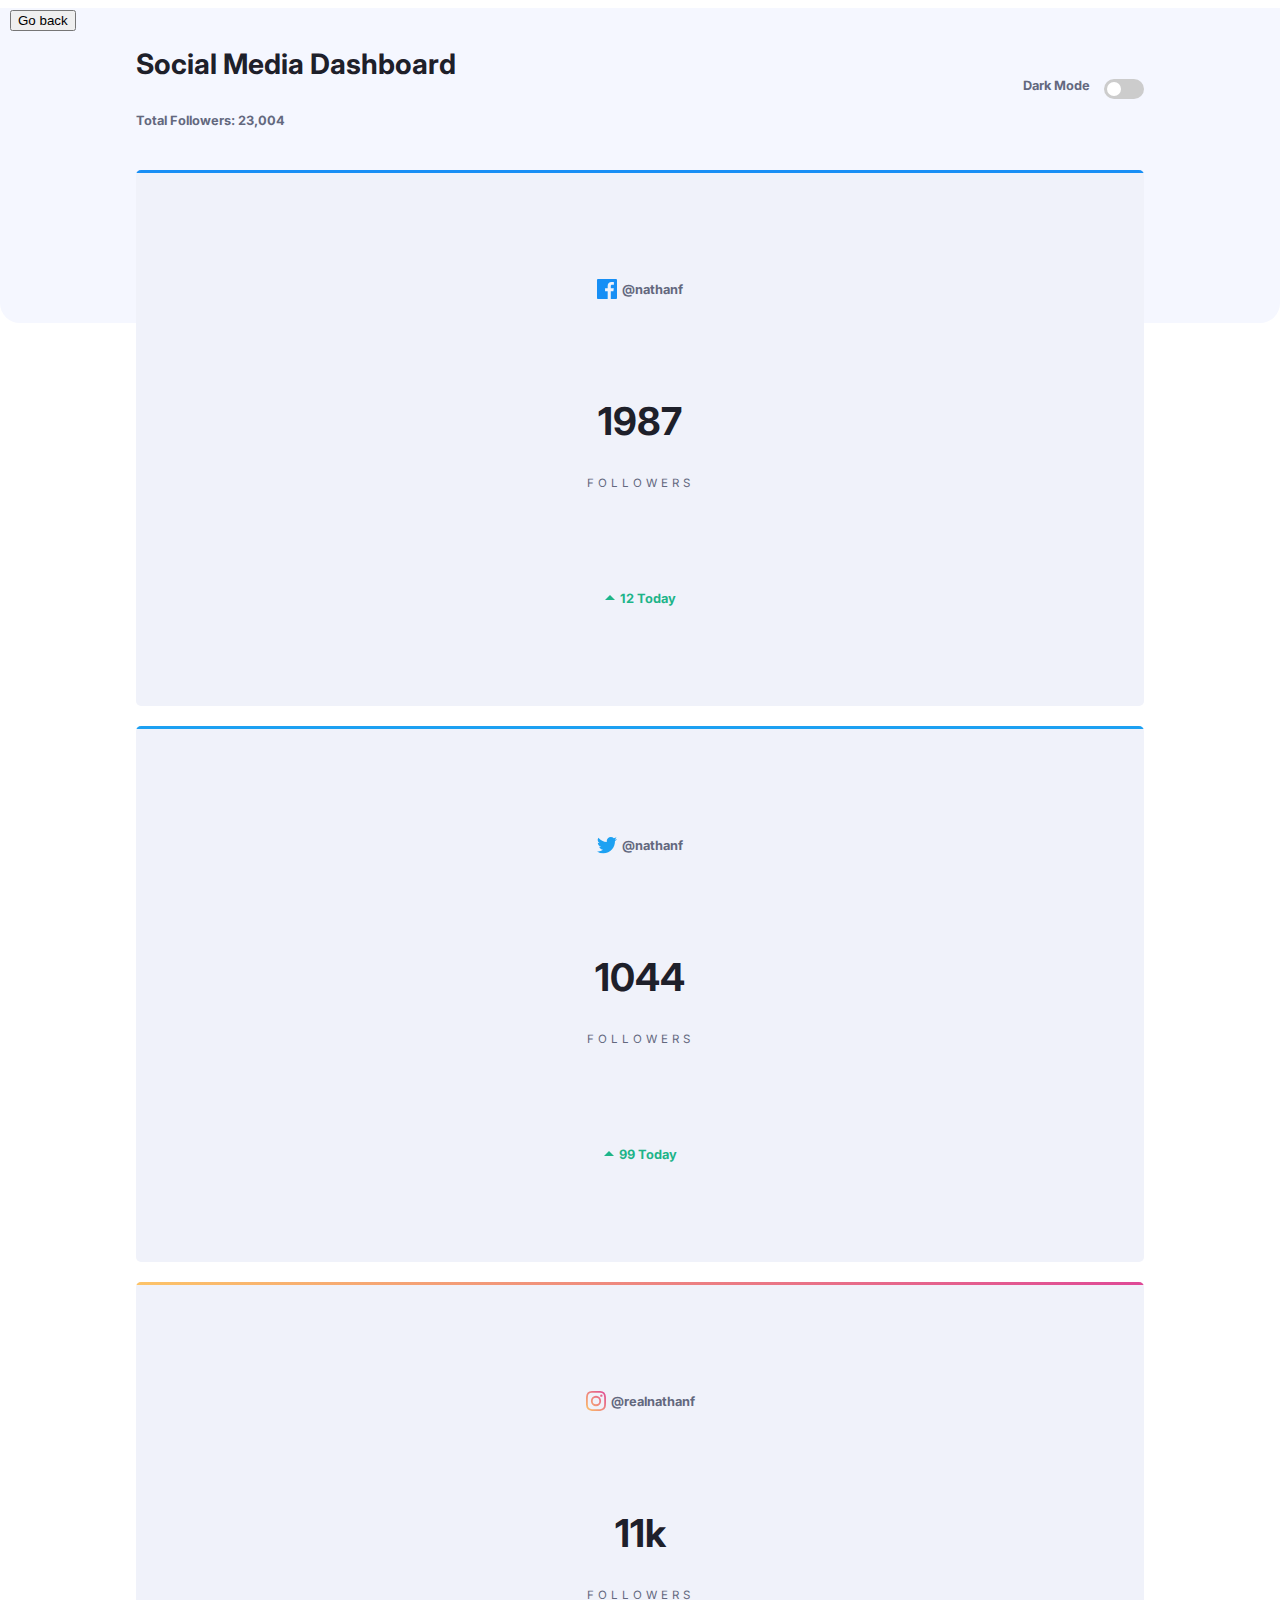
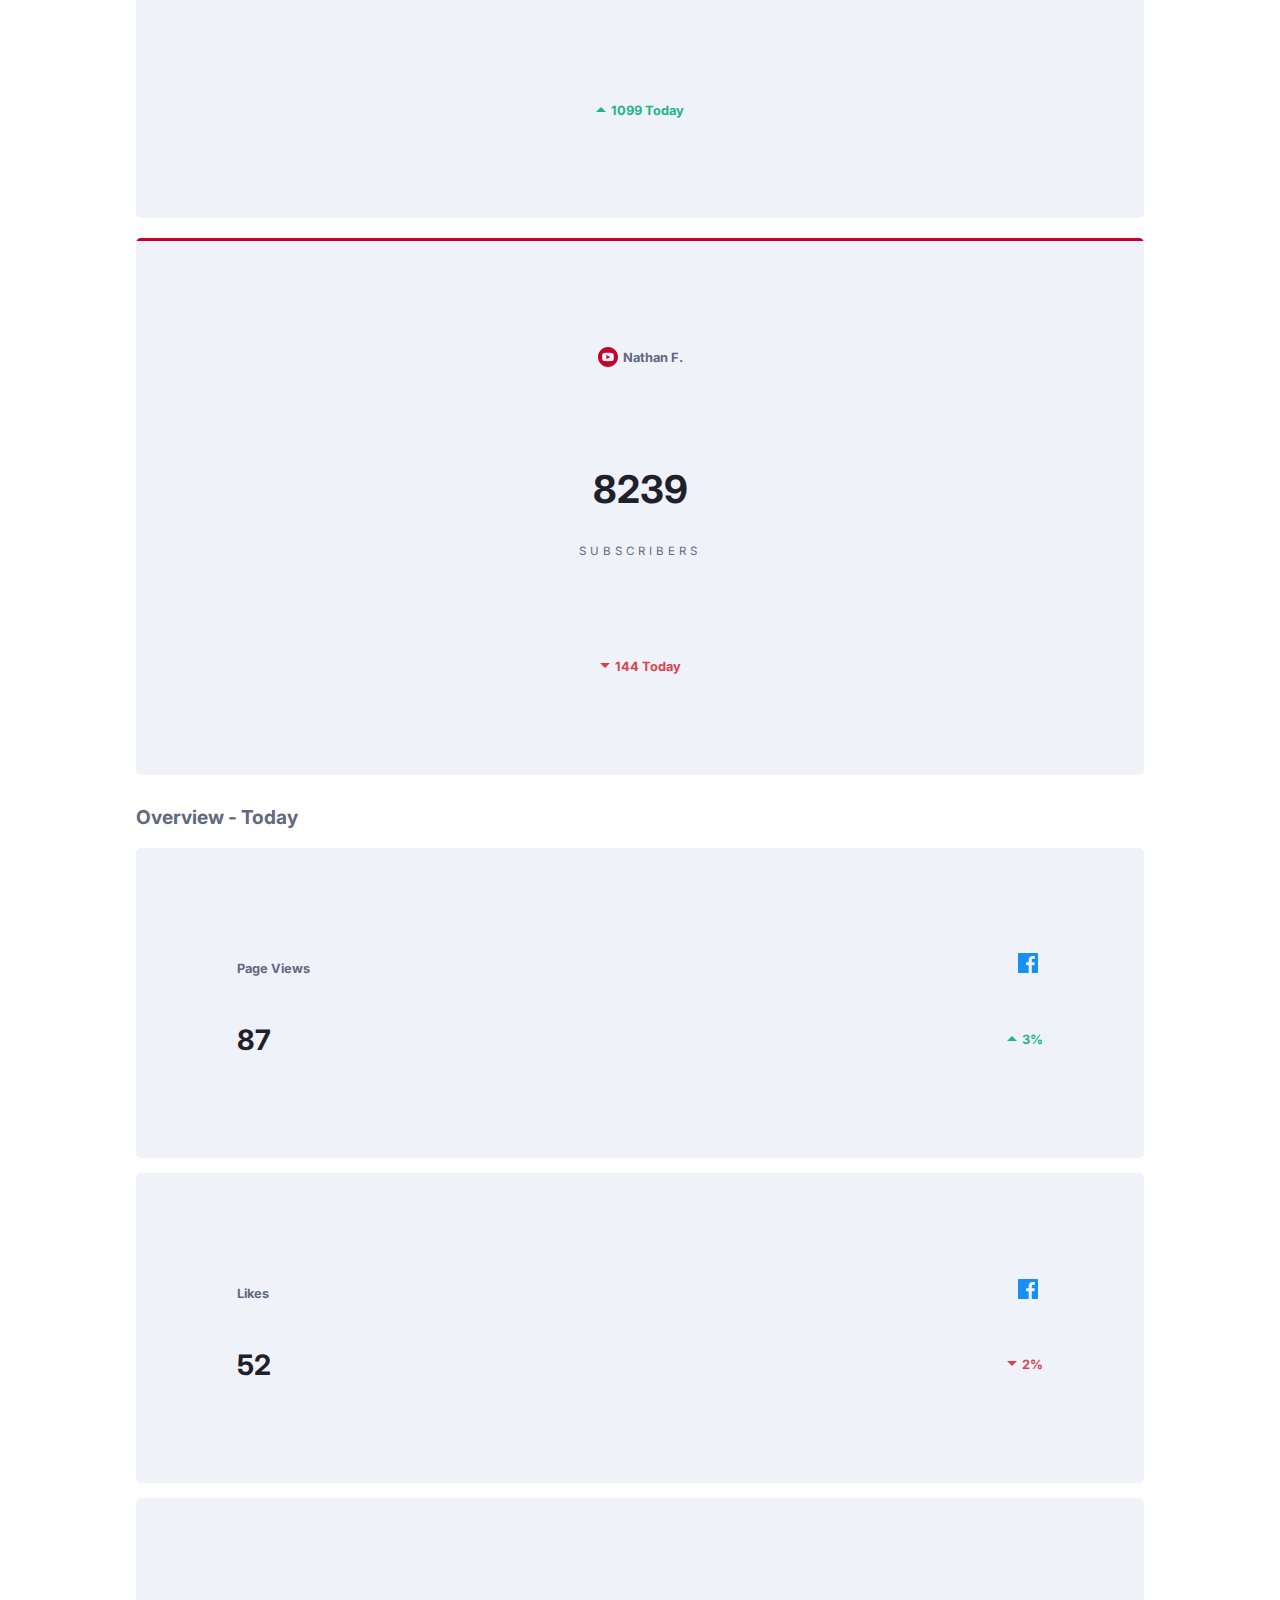
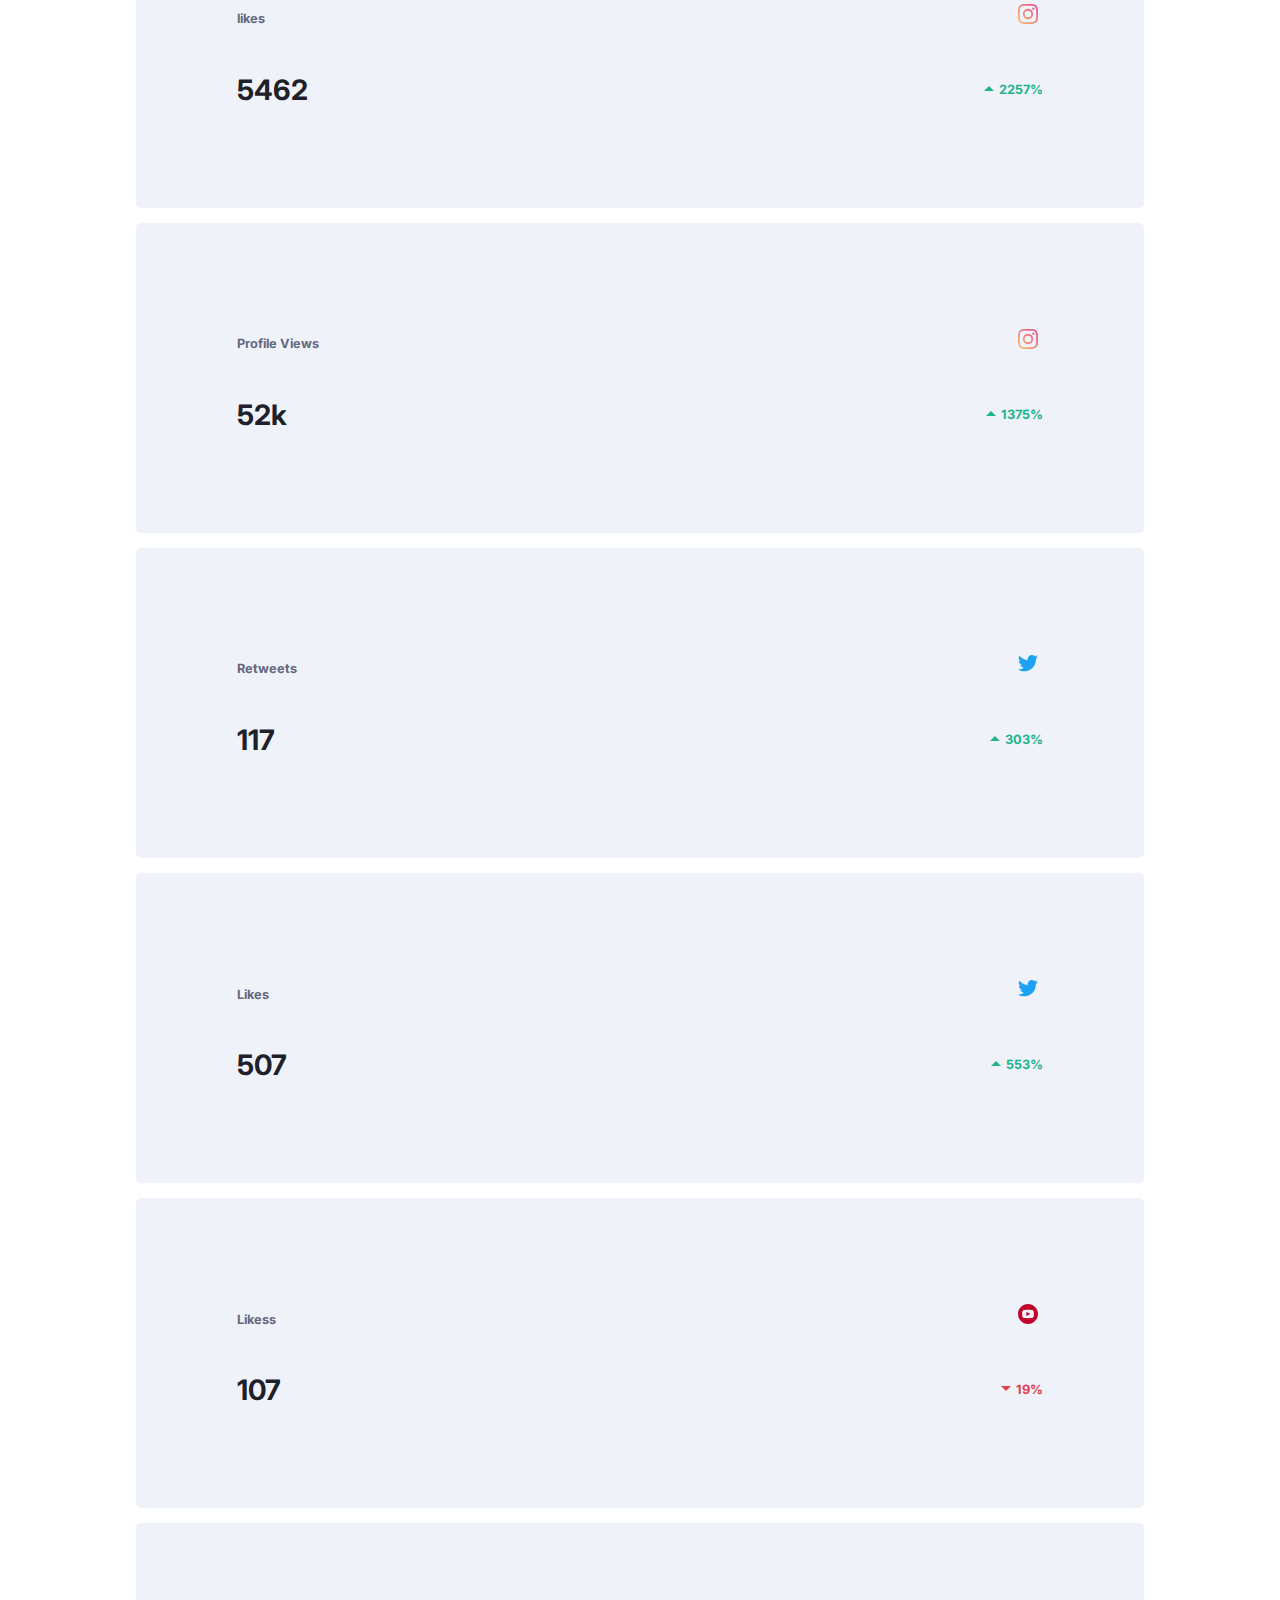
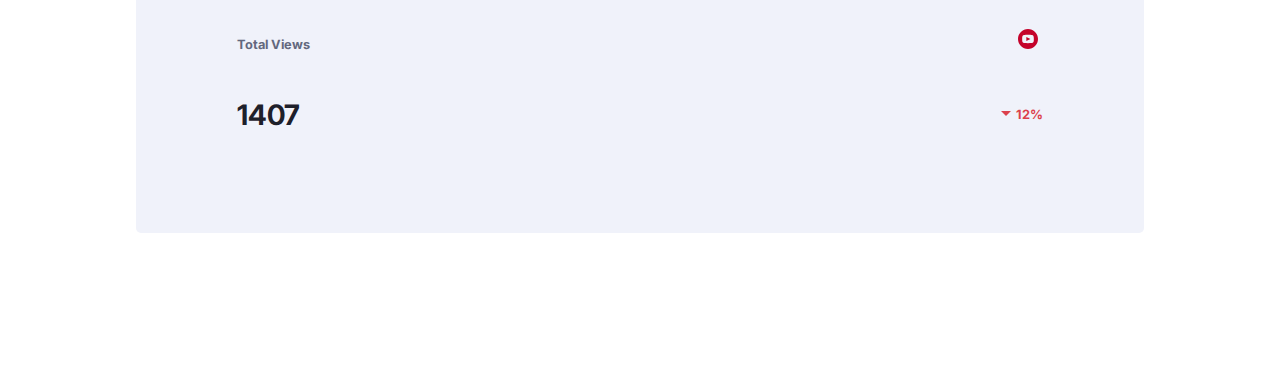
<file: JS/social-media-dashboard/index.html>
<!DOCTYPE html>
<html lang="en">
<head>
  <meta charset="UTF-8">
  <meta name="viewport" content="width=device-width, initial-scale=1.0"> <!-- displays site properly based on user's device -->
  <link rel="preconnect" href="https://fonts.googleapis.com">
  <link rel="preconnect" href="https://fonts.gstatic.com" crossorigin>
  <link href="https://fonts.googleapis.com/css2?family=Inter:wght@400;700&display=swap" rel="stylesheet">
 
  <link href="https://cdn.jsdelivr.net/npm/bootstrap@5.0.2/dist/css/bootstrap.min.css" rel="stylesheet" integrity="sha384-EVSTQN3/azprG1Anm3QDgpJLIm9Nao0Yz1ztcQTwFspd3yD65VohhpuuCOmLASjC" crossorigin="anonymous">

  <link data-att="io" rel="stylesheet" href="styles.css">

  <link rel="icon" type="image/png" sizes="32x32" href="./images/favicon-32x32.png">
  
  <title>Frontend Mentor | [Challenge Name Here]</title>
</head>
<body>
  <a href="../../index.html"><button type="button" class="btn btn-sm btn-outline-secondary" style="z-index: 1000; position: absolute; top: 10px; left: 10px;">Go back</button></a>

  <div class="bg"></div>

  <div class="top">
    <h1 class="IL">Social Media Dashboard</h1>
    <h3>Total Followers: 23,004</h3>
    <hr>
    <div class="IL DM">
      <h3 style="display: inline-block; margin-right: 10px;">Dark Mode</h3>
      <label class="switch">
        <input type="checkbox" onchange="hey()">
        <span class="slider"></span>
      </label>
    </div>
  </div>

  <div class="row">

    <div class="col-lg-3 col-md-6 topMargin1">
      <div class="cols">
        <div style="height: 3px; background-color: hsl(208, 92%, 53%)"></div>
        <h3 class="margin"><span class="fb-icon icon"></span>@nathanf</h3>
        <h2>1987</h2>
        <p class="fol">Followers</p> 
        <p class="up margin"><span class="upArrow"></span>12 Today</p>
      </div>
    </div>
  
    <div class="col-lg-3 col-md-6 topMargin1">
      <div class="cols">
        <div style="height: 3px; background-color: hsl(203, 89%, 53%)"></div>
        <h3 class="margin"><span class="tw-icon icon"></span>@nathanf</h3>
        <h2>1044</h2>
        <p class="fol">Followers</p> 
        <p class="up margin"><span class="upArrow"></span>99 Today</p>
      </div>
    </div>
    
    <div class="col-lg-3 col-md-6 topMargin1">
      <div class="cols">
        <div style="height: 3px; background-image: linear-gradient(to right,hsl(37, 97%, 70%),hsl(329, 70%, 58%))"></div>
        <h3 class="margin"><span class="in-icon icon"></span>@realnathanf</h3>
        <h2>11k</h2>
        <p class="fol">Followers</p> 
        <p class="up margin"><span class="upArrow"></span>1099 Today</p>
      </div>
    </div>

    <div class="col-lg-3 col-md-6 topMargin1">
      <div class="cols">
        <div style="height: 3px; background-color: hsl(348, 97%, 39%)"></div>
        <h3 class="margin"><span class="yt-icon icon"></span>Nathan F.</h3>
        <h2>8239</h2>
        <p class="fol">Subscribers</p> 
        <p class="down margin"><span class="downArrow"></span>144 Today</p>
      </div>
    </div>
    
  </div>

  <div>
    <h3 class="middle">Overview - Today</h3>
  </div>

  <div class="row">
    <div class="col-lg-3 col-md-6 topMargin2">
      <div class="cols1">
        <div>
          <h3 class="IL">Page Views</h3>
          <div class="fb-icon icon btmIcon"></div>
        </div>
        <div class="topMargin2">
          <h1 class="IL">87</h1>
          <p class="up btmIcon"><span class="upArrow"></span>3%</p>
        </div>
      </div>
    </div>

    <div class="col-lg-3 col-md-6 topMargin2">
      <div class="cols1">
        <div>
          <h3 class="IL">Likes</h3>
          <div class="fb-icon icon btmIcon"></div>
        </div>
        <div class="topMargin2">
          <h1 class="IL">52</h1>
          <p class="down btmIcon"><span class="downArrow"></span>2%</p>
        </div>        
      </div>
    </div>

    <div class="col-lg-3 col-md-6 topMargin2">
      <div class="cols1">
        <div>
          <h3 class="IL">likes</h3>
          <div class="in-icon icon btmIcon"></div>
        </div>
        <div class="topMargin2">
          <h1 class="IL">5462</h1>
          <p class="up btmIcon"><span class="upArrow"></span>2257%</p>
        </div>
      </div>
    </div>

    <div class="col-lg-3 col-md-6 topMargin2">  
      <div class="cols1">
        <div>
          <h3 class="IL">Profile Views</h3>
          <div class="in-icon icon btmIcon"></div>
        </div>
        <div class="topMargin2">
          <h1 class="IL">52k</h1>
          <p class="up btmIcon"><span class="upArrow"></span>1375%</p>
        </div>
      </div>
    </div>

    <div class="col-lg-3 col-md-6 topMargin2">  
      <div class="cols1">
        <div>
          <h3 class="IL">Retweets</h3>
          <div class="tw-icon icon btmIcon"></div>
        </div>
        <div class="topMargin2">
          <h1 class="IL">117</h1>
          <p class="up btmIcon"><span class="upArrow"></span>303%</p>
        </div>
      </div>
    </div>

    <div class="col-lg-3 col-md-6 topMargin2">
      <div class="cols1">
        <div>
        <h3 class="IL">Likes</h3>
        <div class="tw-icon icon btmIcon"></div>
        </div>
        <div class="topMargin2">
          <h1 class="IL">507</h1>
          <p class="up btmIcon"><span class="upArrow"></span>553%</p>
        </div>
      </div>
    </div>

    <div class="col-lg-3 col-md-6 topMargin2">
      <div class="cols1">
        <div>
          <h3 class="IL">Likess</h3>
          <div class="yt-icon icon btmIcon"></div>
        </div>
        <div class="topMargin2">
          <h1 class="IL">107</h1>
          <p class="down btmIcon"><span class="downArrow"></span>19%</p>
        </div>
      </div>  
    </div>

    <div class="col-lg-3 col-md-6 topMargin2">
      <div class="cols1">
        <div>
          <h3 class="IL">Total Views</h3>
          <div class="yt-icon icon btmIcon"></div>
        </div>
        <div class="topMargin2">
        <h1 class="IL">1407</h1>
        <p class="down btmIcon"><span class="downArrow"></span>12%</p>
        </div>
      </div>
    </div>

  </div>

  <script src="https://cdn.jsdelivr.net/npm/bootstrap@5.0.2/dist/js/bootstrap.bundle.min.js" integrity="sha384-MrcW6ZMFYlzcLA8Nl+NtUVF0sA7MsXsP1UyJoMp4YLEuNSfAP+JcXn/tWtIaxVXM" crossorigin="anonymous"></script>
  <script>
    function hey(){
      var h = document.querySelector("link[data-att='io']").getAttribute("href");
      if (h == "styles.css"){
        document.querySelector("link[data-att='io']").setAttribute("href","styles1.css")
      console.log("h");
      } else {
        document.querySelector("link[data-att='io']").setAttribute("href","styles.css")
      console.log("y");
      }
    }
  </script>
</body>
</html>
</file>
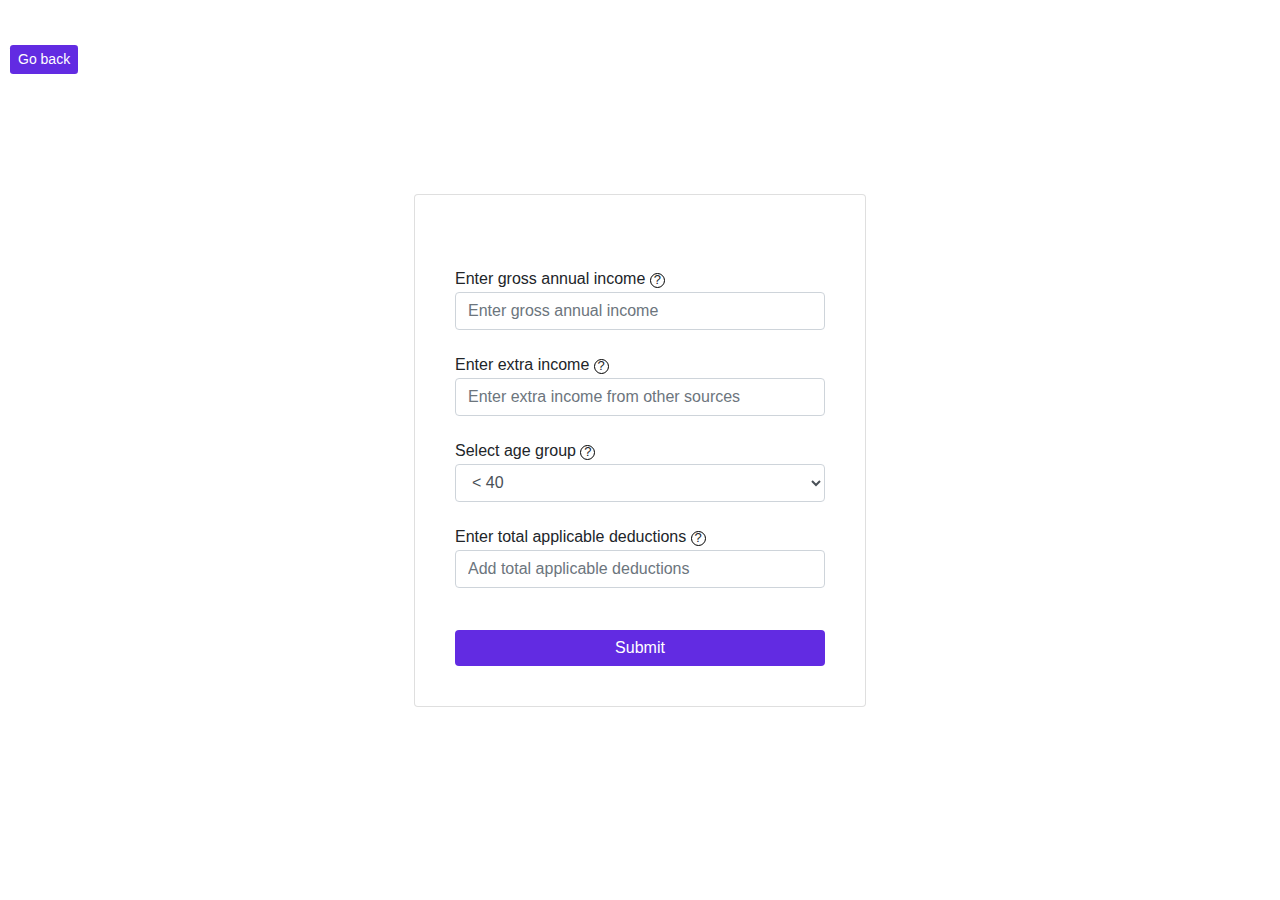
<file: JS/Tax Calculator/index.html>
<!DOCTYPE html>
<html lang="en">
<head>
    <meta charset="UTF-8">
    <meta name="viewport" content="width=device-width, initial-scale=1.0">
    <title>Tax Calculator</title>
    <link rel="stylesheet" href="https://maxcdn.bootstrapcdn.com/bootstrap/4.5.2/css/bootstrap.min.css">
    <link rel="stylesheet" href="styles.css">
</head>
<body>
    <a href="../../index.html"><button type="button" class="btn btn-sm btn-outline-secondary" style="z-index: 1000; position: absolute; top: 10px;color: #fff; left: 10px;">Go back</button></a>

    <div class="container d-flex justify-content-center align-items-center vh-100">
        <div class="card">
            <div class="card-body">
                <form id="taxForm">
                    <div class="form-group">
                        <label for="income" >Enter gross annual income <div class="gues-tooltip" data-toggle="tooltip" data-placement="top" title="Gross annual income is your total salary in a year before any deductions"></div><span class="question-mark">?</span></label>
                        <div class="tooltip-box">
                            <input type="number" class="form-control" id="income" placeholder="Enter gross annual income">
                            <div class="invalid-feedback" id="incomeError" data-toggle="tooltip" data-placement="top" title="This field is required. Please enter numbers only"></div>
                        </div>
                    </div>
                    <div class="form-group">
                        <label for="extraIncome">Enter extra income <div class="gues-tooltip" data-toggle="tooltip" data-placement="top" title="This is the total income you get apart from your main job."></div><span class="question-mark">?</span></label>
                        <div class="tooltip-box">
                            <input type="number" class="form-control" id="extraIncome" placeholder="Enter extra income from other sources">
                            <div class="invalid-feedback" id="extraIncomeError" data-toggle="tooltip" data-placement="top" title="This field is required. Please enter numbers only"></div>
                        </div>
                    </div>
                    <div class="form-group">
                        <label for="age">Select age group <div class="gues-tooltip" data-toggle="tooltip" data-placement="top" title="Example: If you are 25 years old. You belong to <40 age group"></div><span class="question-mark">?</span></label>
                        <select class="form-control" id="age" placeholder="Select age group">
                            <option value="<40">&lt; 40</option>
                            <option value="≥40 &lt;60">&ge; 40 &lt; 60</option>
                            <option value="≥60">&ge; 60</option>
                        </select>
                    </div>
                    <div class="form-group">
                        <label for="deductions">Enter total applicable deductions <div class="gues-tooltip" data-toggle="tooltip" data-placement="top" title="This is the amount which is exempted from tax payment"></div><span class="question-mark">?</span></label>
                        <div class="tooltip-box">
                            <input type="number" class="form-control" id="deductions" placeholder="Add total applicable deductions">
                            <div class="invalid-feedback" id="deductionsError" data-toggle="tooltip" data-placement="top" title="This field is required. Please enter numbers only"></div>
                        </div>
                    </div>
                    <button type="button" class="btn btn-primary btn-block" id="submitBtn">Submit</button>
                </form>
                
            </div>
        </div>
    </div>

    <div class="modal" id="resultModal">
        <div class="modal-dialog">
            <div class="modal-content">
                    <h4 class="modal-title">Your overall income will be</h4>
                <div class="modal-body" id="resultBody">
                    <!-- Result will be shown here -->
                </div>
                <p>after tax deductions</p>
                    <button type="button" class="modal-close btn btn-secondary" data-dismiss="modal">Close</button>
            </div>
        </div>
    </div>
    
    <script src="https://ajax.googleapis.com/ajax/libs/jquery/3.5.1/jquery.min.js"></script>
    <script src="https://cdnjs.cloudflare.com/ajax/libs/popper.js/1.16.0/umd/popper.min.js"></script>
    <script src="https://maxcdn.bootstrapcdn.com/bootstrap/4.5.2/js/bootstrap.min.js"></script>
    <script src="script.js"></script>
    <script>
        $(document).ready(function(){
            $('[data-toggle="tooltip"]').tooltip();
        });
    </script>
</body>
</html>
</file>
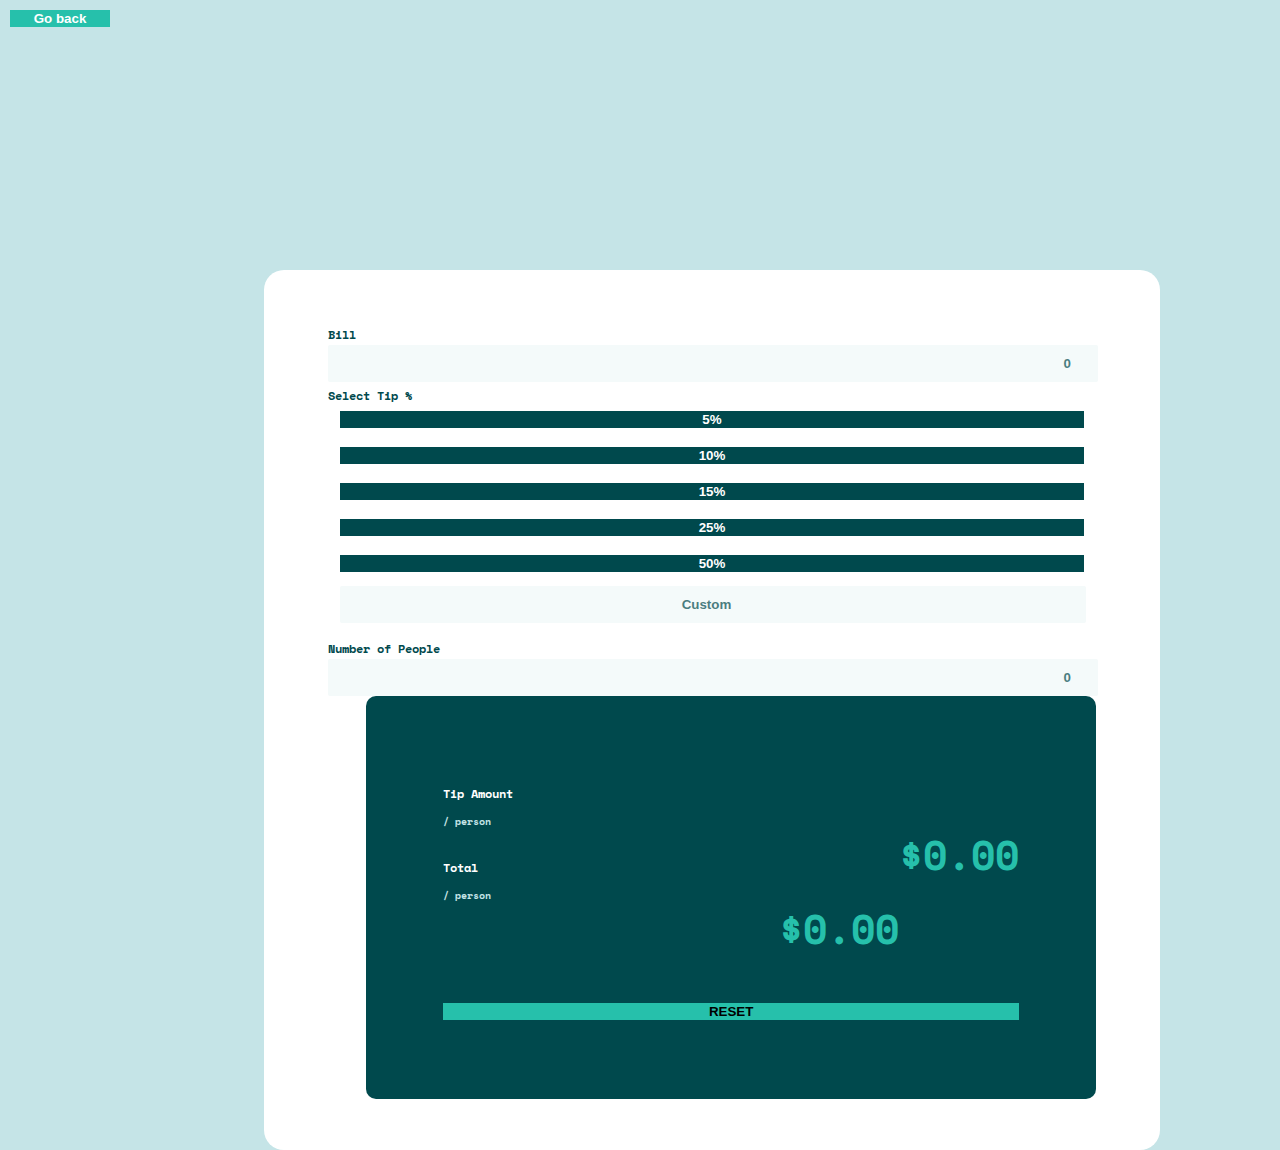
<file: JS/tip-calculator/index.html>
<!DOCTYPE html>
<html lang="en">
<head>
  <meta charset="UTF-8">
  <meta name="viewport" content="width=device-width, initial-scale=1.0"> <!-- displays site properly based on user's device -->

  <link rel="icon" type="image/png" sizes="32x32" href="./images/favicon-32x32.png">
  <link rel="preconnect" href="https://fonts.googleapis.com">
  <link rel="preconnect" href="https://fonts.gstatic.com" crossorigin>
  <link href="https://fonts.googleapis.com/css2?family=Space+Mono:wght@400;700&display=swap" rel="stylesheet"> 
  <link href="https://cdn.jsdelivr.net/npm/bootstrap@5.0.2/dist/css/bootstrap.min.css" rel="stylesheet" integrity="sha384-EVSTQN3/azprG1Anm3QDgpJLIm9Nao0Yz1ztcQTwFspd3yD65VohhpuuCOmLASjC" crossorigin="anonymous">
  
  <script src="https://ajax.googleapis.com/ajax/libs/jquery/3.6.0/jquery.min.js"></script>
  
  <link rel="stylesheet" href="styles.css">

  <title>Frontend Mentor | Tip calculator app</title>

</head>
<body>
  <a href="../../index.html"><button type="button" class="btn btn-sm btn-outline-secondary" style="z-index: 1000; position: absolute; top: 10px; left: 10px; width: 100px; color: #fff;">Go back</button></a>

  <div class="mainCard">
    <div class="row">

      <div class="col-lg-6 col-md-6">
        <div class="card1">
          <label for="dol">Bill</label><br>
          <input class="mainInput" placeholder="0" id="dol" type="number">
          <label class="spacing" for="tip">Select Tip %</label>
          <div id="tips" class="row btnsRow">
            <div class="col-lg-4 col-md-4 col-sm-6 btnsCol">
                <button class="btn btns btn-block" name="5">5%</button>
            </div>
            <div class="col-lg-4 col-md-4 col-sm-6 btnsCol">
                <button class="btn btns btn-block" name="10">10%</button>
            </div>
            <div class="col-lg-4 col-md-4 col-sm-6 btnsCol">
                <button class="btn btns btn-block" name="15">15%</button>
            </div>
            <div class="col-lg-4 col-md-4 col-sm-6 btnsCol">
                <button class="btn btns btn-block" name="25">25%</button>
            </div>
            <div class="col-lg-4 col-md-4 col-sm-6 btnsCol">
                <button class="btn btns btn-block" name="50">50%</button>
            </div>
            <div class="col-lg-4 col-md-4 col-sm-6 btnsCol">
              <input class="mainInput" id="custom" type="number" placeholder="Custom" style="text-align: center; color: hsl(183, 100%, 15%); padding-right: 0;">
            </div>
          </div>
          <label class="spacing" for="ppl">Number of People</label><br>
          <input class="mainInput" placeholder="0" id="ppl" type="number">
        </div>
      </div>

      <div class="col-lg-6 col-md-6">
        <div class="card2">
          <div class="botm">
            <p class="val">$<span id="tip">0.00</span></p>
            <p class="labl">Tip Amount</p>
            <p class="prsn">/ person</p>
          </div>
          <div class="botm bottom">
            <p class="val">$<span id="tot">0.00</span></p>
            <p class="labl">Total</p>
            <p class="prsn">/ person</p>
          </div>
          <div class="d-grid gap-2">
            <button onclick="reset()" class="btn btn-block">RESET</button>
          </div>
        </div>
      </div>
    </div>
  </div>

  <script src="https://cdn.jsdelivr.net/npm/bootstrap@5.0.2/dist/js/bootstrap.bundle.min.js" integrity="sha384-MrcW6ZMFYlzcLA8Nl+NtUVF0sA7MsXsP1UyJoMp4YLEuNSfAP+JcXn/tWtIaxVXM" crossorigin="anonymous"></script>
  <script>
    var dol = 0;
    var ppl = 1;
    var tip = 0;
    var tot;
    var tippp;
    var totpp;
    $("#dol").on("input",function(){
      dol = parseInt($(this).val());
      if (isNaN(dol)){
        dol = 0;
      }
      calculate();
    });
    $("#custom").on("input",function(){
      tip = parseInt($(this).val());
      if (isNaN(tip)){
        tip = 0;
      }
      calculate();
    });
    $("#ppl").on("input",function(){
      ppl = parseInt($(this).val());
      if (isNaN(ppl)){
        ppl = 1;
      }
      calculate();
    });
    $(".btns").click(function(){
      tip = parseInt($(this).attr("name"));
      calculate();
    })
    
    function calculate(){
      tot = (1 + tip * 0.01) * dol;
      tippp = ((tip * 0.01) * dol)/ppl;
      totpp = tot/ppl
      $("#tip").text(Math.round(tippp * 100) / 100)
      $("#tot").text(Math.round(totpp * 100) / 100)
    }

    function reset(){
      dol = 0;
      ppl = 1;
      tip = 0;
      $("#ppl").val("");
      $("#dol").val("");
      $("#custom").val("");
      calculate()
    }
  </script>
</body>
</html>
</file>
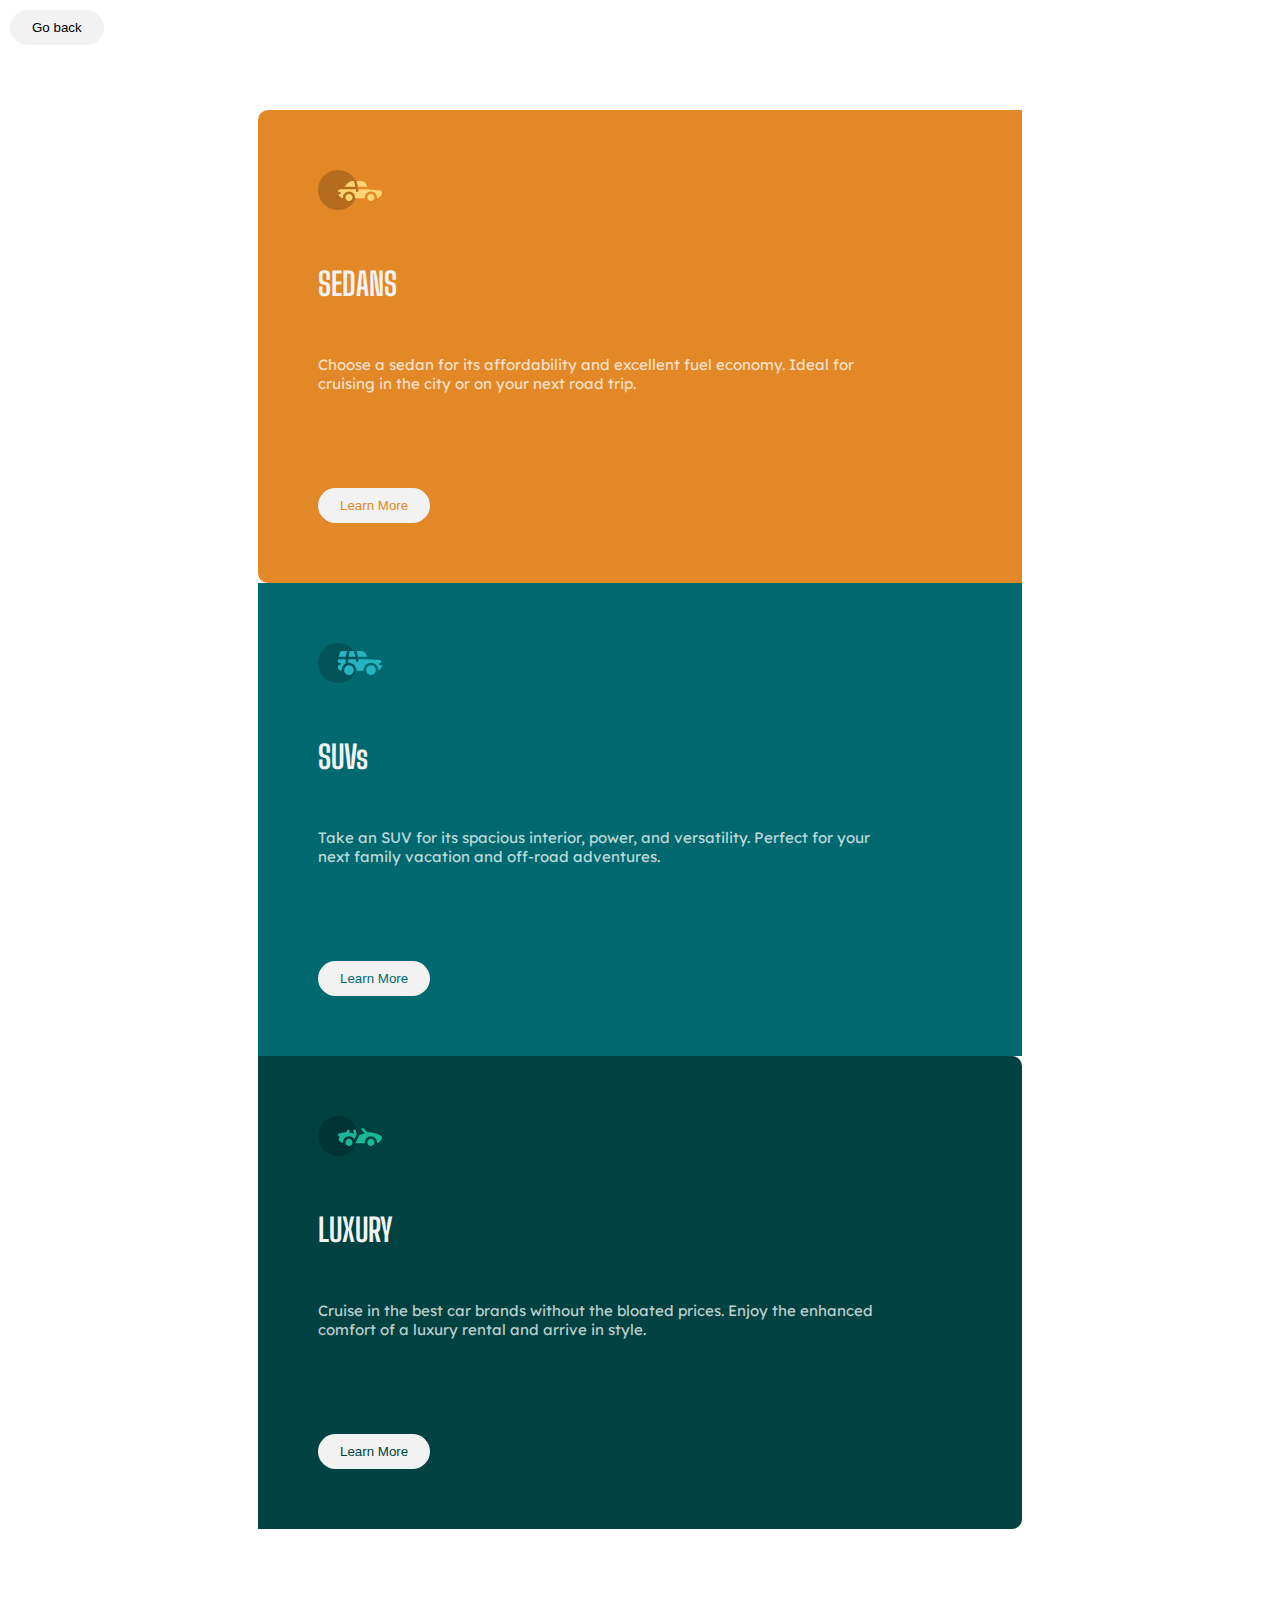
<file: UI/3-column-card/index.html>
<!DOCTYPE html>
<html lang="en">
<head>
  <meta charset="UTF-8">
  <meta name="viewport" content="width=device-width, initial-scale=1.0"> <!-- displays site properly based on user's device -->
  <link href="https://cdn.jsdelivr.net/npm/bootstrap@5.0.2/dist/css/bootstrap.min.css" rel="stylesheet" integrity="sha384-EVSTQN3/azprG1Anm3QDgpJLIm9Nao0Yz1ztcQTwFspd3yD65VohhpuuCOmLASjC" crossorigin="anonymous">
  <link rel="icon" type="image/png" sizes="32x32" href="./images/favicon-32x32.png">
  <link rel="stylesheet" href="css/styles.css">
  <link rel="preconnect" href="https://fonts.googleapis.com">
  <link rel="preconnect" href="https://fonts.gstatic.com" crossorigin>
  <link href="https://fonts.googleapis.com/css2?family=Big+Shoulders+Display:wght@700&family=Lexend+Deca&display=swap" rel="stylesheet">
  <title>Frontend Mentor | 3-column preview card component</title>

  <!-- Feel free to remove these styles or customise in your own stylesheet 👍 -->
  <!-- <style>
    .attribution { font-size: 11px; text-align: center; }
    .attribution a { color: hsl(228, 45%, 44%); }
  </style> -->
</head>
<body>
  <a href="../../index.html"><button type="button" class="btn btn-sm btn-outline-secondary" style="position: absolute; top: 10px; left: 10px;">Go back</button></a>
  <div class="row cards">
    <div class="col-lg-4 first">
      <img src="images/icon-sedans.svg" alt=""Sedans icon>
      <h1>SEDANS</h1>
      <p>Choose a sedan for its affordability and excellent fuel economy. Ideal for cruising in the city
      or on your next road trip.</p>
      <button type="button" name="button" class="fButton">Learn More</button>
    </div>
    <div class="col-lg-4 second">
      <img src="images/icon-suvs.svg" alt=""Sedans icon>
      <h1>SUVs</h1>
      <p>Take an SUV for its spacious interior, power, and versatility. Perfect for your next family vacation
      and off-road adventures.</p>
      <button type="button" name="button" class="sButton">Learn More</button>
    </div>
    <div class="col-lg-4 third">
      <img src="images/icon-luxury.svg" alt=""Sedans icon>
      <h1>LUXURY</h1>
      <p>Cruise in the best car brands without the bloated prices. Enjoy the enhanced comfort of a luxury
      rental and arrive in style.</p>
      <button type="button" name="button" class="tButton">Learn More</button>
    </div>
  </div>
  <!-- <div class="attribution">
    Challenge by <a href="https://www.frontendmentor.io?ref=challenge" target="_blank">Frontend Mentor</a>.
    Coded by <a href="#">Your Name Here</a>.
  </div> -->

  <script src="https://cdn.jsdelivr.net/npm/bootstrap@5.0.2/dist/js/bootstrap.bundle.min.js" integrity="sha384-MrcW6ZMFYlzcLA8Nl+NtUVF0sA7MsXsP1UyJoMp4YLEuNSfAP+JcXn/tWtIaxVXM" crossorigin="anonymous"></script>
</body>
</html>
</file>
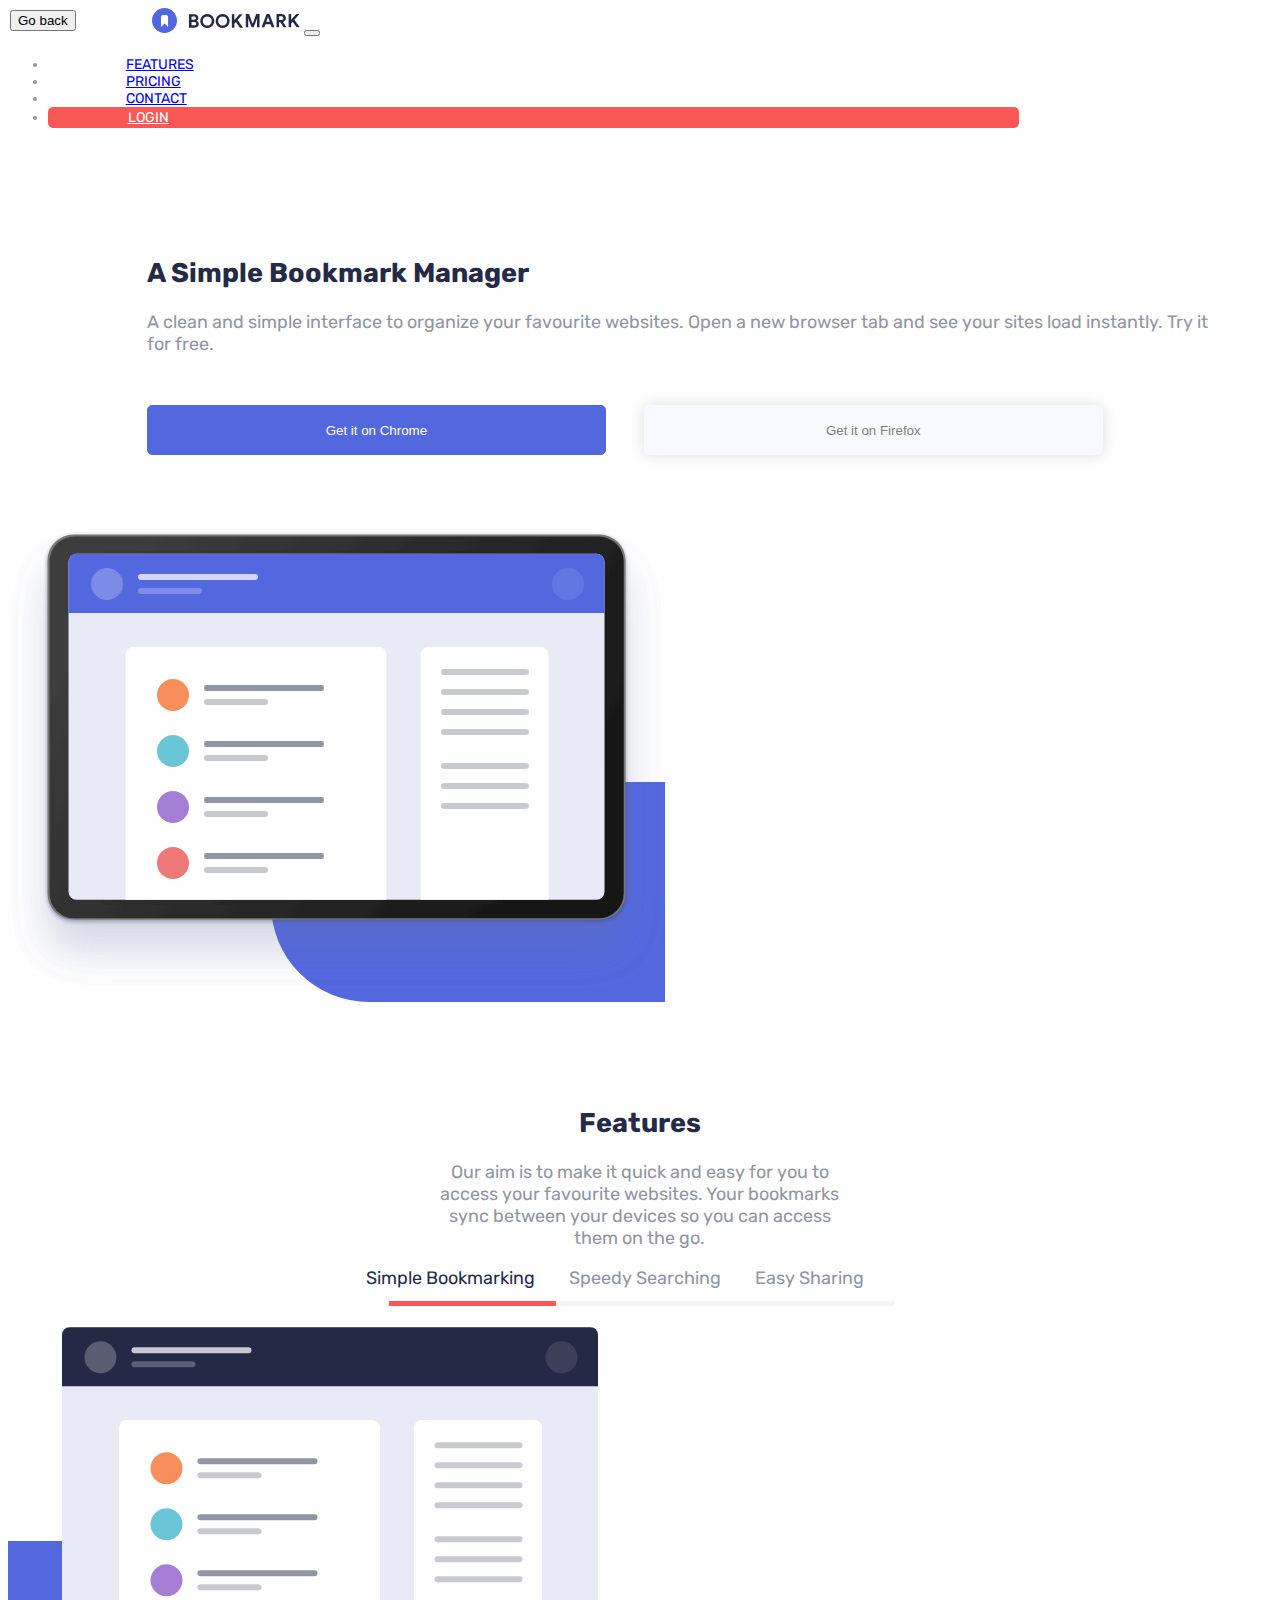
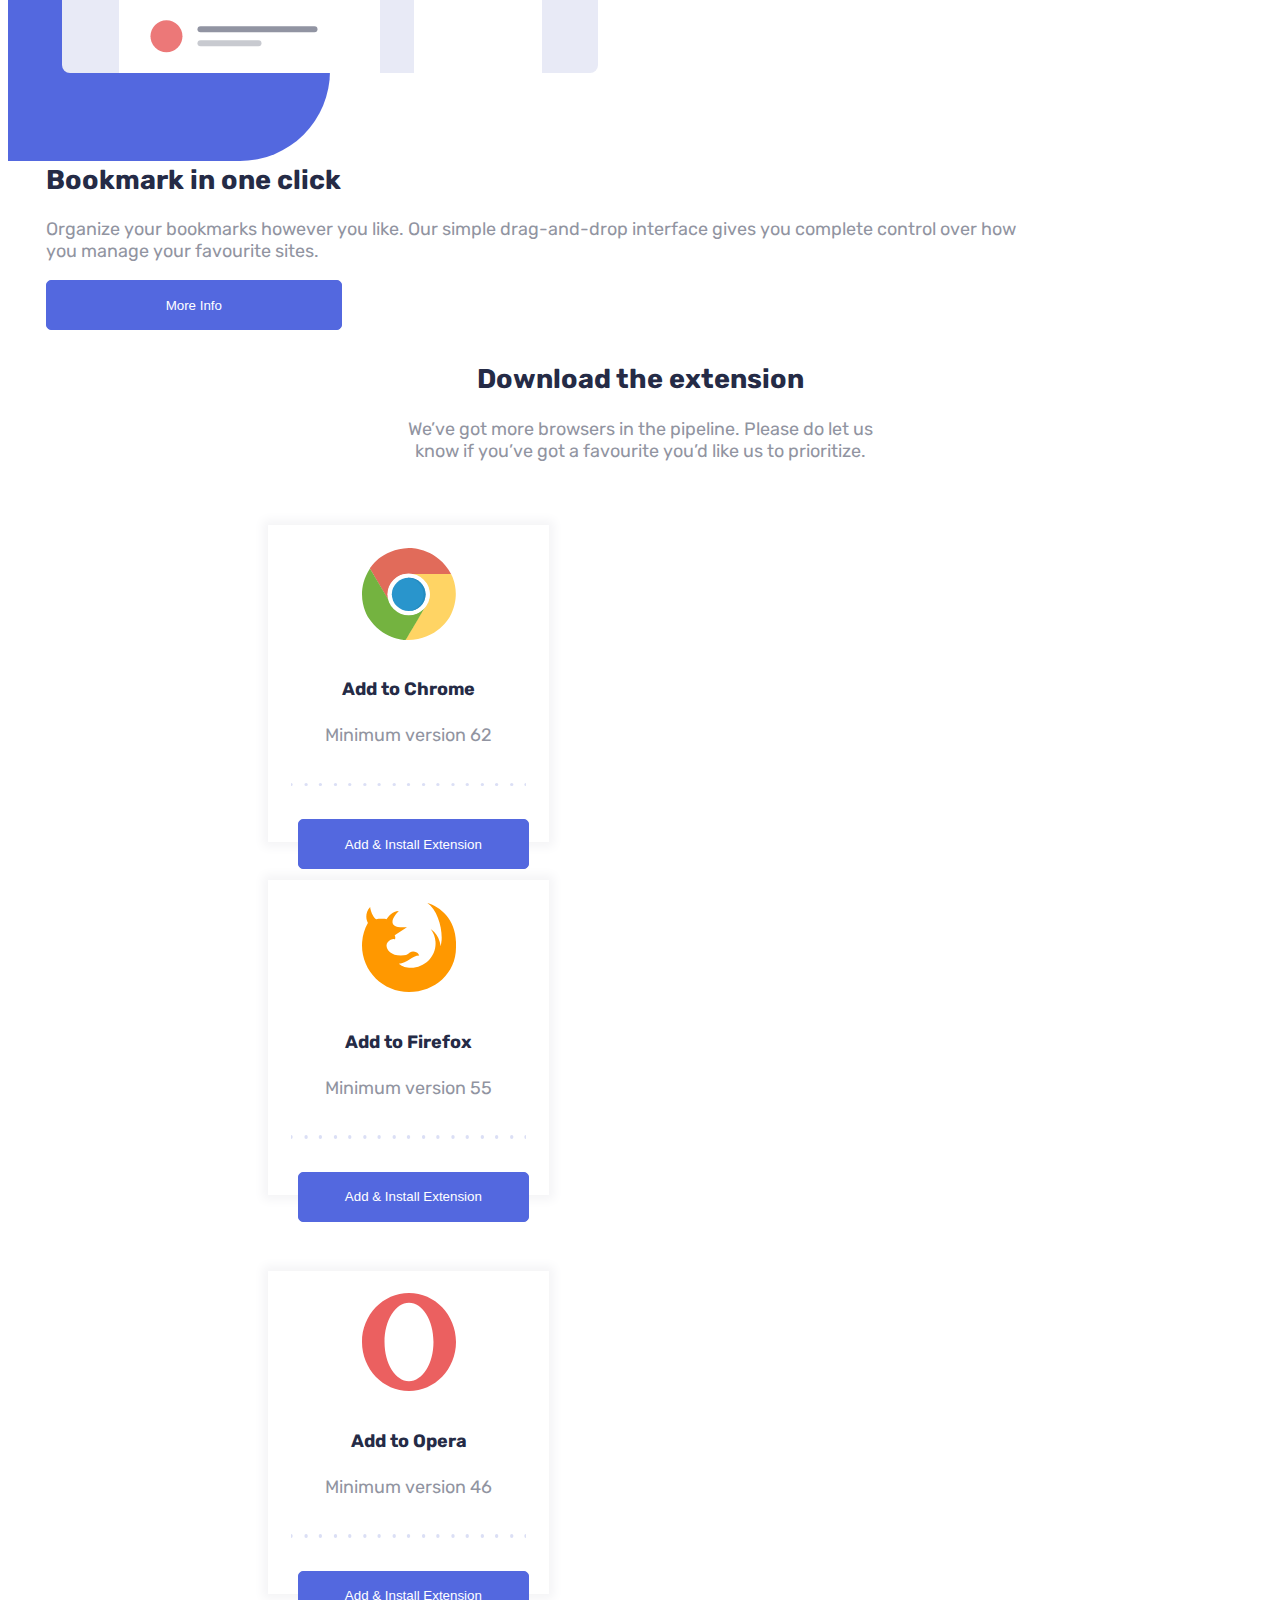
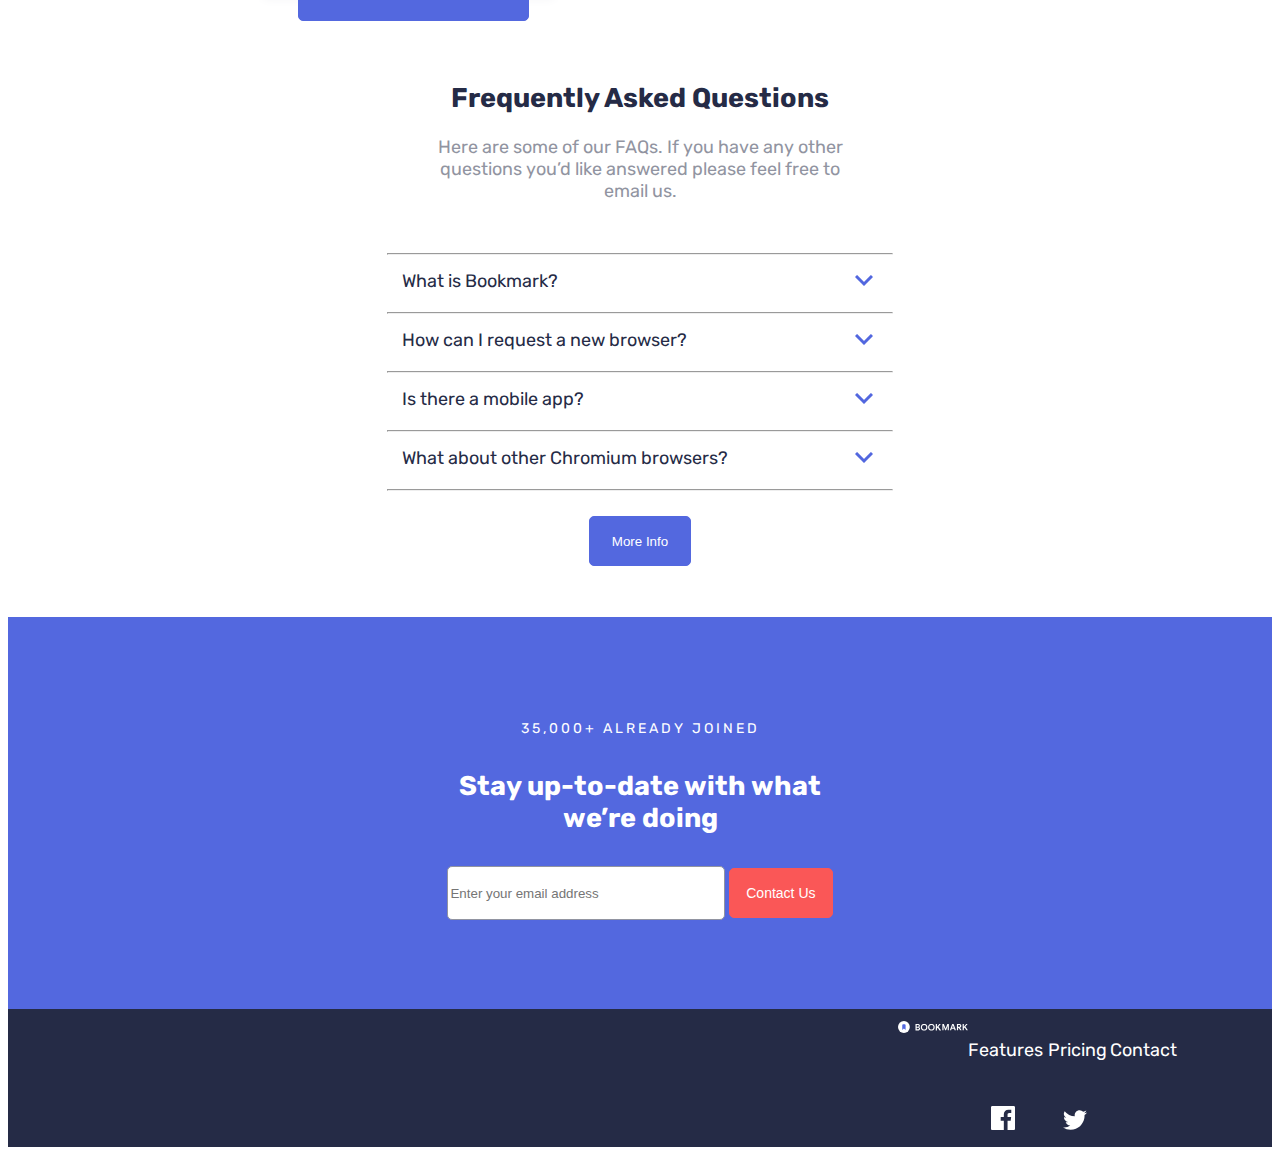
<file: UI/bookmark-landing-page/index.html>
<!DOCTYPE html>
<html lang="en">
<head>
  <meta charset="UTF-8">
  <meta name="viewport" content="width=device-width, initial-scale=1.0"> <!-- displays site properly based on user's device -->
  <link rel="icon" type="image/png" sizes="32x32" href="./images/favicon-32x32.png">
  <link href="https://cdn.jsdelivr.net/npm/bootstrap@5.0.2/dist/css/bootstrap.min.css" rel="stylesheet" integrity="sha384-EVSTQN3/azprG1Anm3QDgpJLIm9Nao0Yz1ztcQTwFspd3yD65VohhpuuCOmLASjC" crossorigin="anonymous">
  <link rel="preconnect" href="https://fonts.googleapis.com">
  <link rel="preconnect" href="https://fonts.gstatic.com" crossorigin>
  <link href="https://fonts.googleapis.com/css2?family=Rubik:wght@400;500&display=swap" rel="stylesheet">
  <script src="https://ajax.googleapis.com/ajax/libs/jquery/3.6.0/jquery.min.js"></script>
  <link rel="stylesheet" href="css/styles.css">
  <title>Frontend Mentor | Bookmark landing page</title>

  <!-- Feel free to remove these styles or customise in your own stylesheet 👍 -->
  <!-- <style>
    .attribution { font-size: 11px; text-align: center; }
    .attribution a { color: hsl(228, 45%, 44%); }
  </style> -->
</head>
<body>

  <a href="../../index.html"><button type="button" class="btn btn-sm btn-outline-secondary" style="z-index: 1000; position: absolute; top: 10px; left: 10px;">Go back</button></a>

  <div class="navigation-bar">
    <nav class="navbar navbar-expand-lg navbar-light">
      <a class="navbar-brand" href="#"><img src="images/logo-bookmark.svg" alt="logo-bookmark" class="logo-bookmark"></a>
      <button class="navbar-toggler" type="button" data-bs-toggle="collapse" data-bs-target="#navbarSupportedContent" aria-controls="navbarSupportedContent" aria-expanded="false" aria-label="Toggle navigation">
        <span class="navbar-toggler-icon"></span>
      </button>
      <div class="collapse navbar-collapse" id="navbarSupportedContent">
        <ul class="navbar-nav ms-auto mb-2 mb-lg-0">
          <li class="nav-item">
            <a class="nav-link abc" href="#">FEATURES</a>
          </li>
          <li class="nav-item">
            <a class="nav-link abc" href="#footer">PRICING</a>
          </li>
          <li class="nav-item">
            <a class="nav-link abc" href="#pricing">CONTACT</a>
          </li>
          <li class="nav-item login-button">
            <a class="nav-link" href="#cta" >LOGIN</a>
          </li>
        </ul>
      </div>
    </nav>
  </div>
  <div class="row introduction">
    <div class="col-lg-6 intro">
      <h2>A Simple Bookmark Manager</h2>
      <p>A clean and simple interface to organize your favourite websites. Open a new 
        browser tab and see your sites load instantly. Try it for free.</p>
      <div class="button-section col-lg-6">
        <button class="button1">Get it on Chrome</button>
        <button class="button2">Get it on Firefox</button>
      </div>
    </div>
    <div class="col-lg-6 intro-img">
      <img src="images/illustration-hero.svg" alt="">
      <div class="bg-box1"></div>
    </div>
  </div>
  <div class="features">
    <h2>Features</h2>
    <p>Our aim is to make it quick and easy for you to access your favourite websites. 
      Your bookmarks sync between your devices so you can access them on the go.</p>
  </div>
  <div class="pagination">
    <div class="page-section">
      <a class="active" id="1">Simple Bookmarking</a>
      <a id="2">Speedy Searching</a>
      <a id="3">Easy Sharing</a>
    </div>
    <div class="pagination-slider">
      <input type="range" min="1" max="3" class="slider" id="myRange">
    </div>
  </div>

  <div class="text">
    <div class="row content1">
      <div class="content-img col-lg-6">
        <img src="images/illustration-features-tab-1.svg" alt="">
        <div class="bg-box2"></div>
      </div>
      <div class="col-lg-6 bookmark-content">
        <h2>Bookmark in one click</h2>
        <p>Organize your bookmarks however you like. Our simple drag-and-drop interface 
          gives you complete control over how you manage your favourite sites.</p>
          <button class="button1">More Info</button>
      </div>
    </div>
    <!-- ------------------ jhkj -->
    <div class="row content2">
      <div class="content-img col-lg-6">
        <img src="images/illustration-features-tab-2.svg" alt="">
        <div class="bg-box2"></div>
      </div>
      <div class="col-lg-6 bookmark-content">
        <h2>Intelligent search</h2>
        <p>Our powerful search feature will help you find saved sites in no time at all. 
          No need to trawl through all of your bookmarks.</p>
          <button class="button1">More Info</button>
      </div>
    </div>

    <!-- ------------------------ -->
    <div class="row content3">
      <div class="content-img col-lg-6">
        <img src="images/illustration-features-tab-3.svg" alt="">
        <div class="bg-box2"></div>
      </div>
      <div class="col-lg-6 bookmark-content">
        <h2>Share your bookmarks</h2>
        <p>Easily share your bookmarks and collections with others. Create a shareable 
          link that you can send at the click of a button.</p>
          <button class="button1">More Info</button>
      </div>
    </div>
  </div>
  
  <div class="download-section">
    <h2>Download the extension</h2>
    <p>We’ve got more browsers in the pipeline. Please do let us know if you’ve 
      got a favourite you’d like us to prioritize.</p>
  </div>
  <div class="row download-cards">
    <div class="col-lg-4 dcard">
      <img src="images/logo-chrome.svg" alt="" style="padding-bottom: 4%;width: 40%;">
      <h4>Add to Chrome</h4>
      <p>Minimum version 62</p>
      <img src="images/bg-dots.svg" alt="" style="padding: 8% 0 12% 0;width: 100%;">
      <button class="button1">Add & Install Extension</button>
    </div>
    <div class="col-lg-4 dcard dcard2">
      <img src="images/logo-firefox.svg" alt="" style="padding-bottom: 4%;width: 40%;">
      <h4>Add to Firefox</h4>
      <p>Minimum version 55</p>
      <img src="images/bg-dots.svg" alt="" style="padding: 8% 0 12% 0;width: 100%;">
      <button class="button1">Add & Install Extension</button>
    </div>
    <div class="col-lg-4 dcard dcard3">
      <img src="images/logo-opera.svg" alt="" style="padding-bottom: 4%;width: 40%;">
      <h4>Add to Opera</h4>
      <p>Minimum version 46</p>
      <img src="images/bg-dots.svg" alt="" style="padding: 8% 0 12% 0;width: 100%;">
      <button class="button1">Add & Install Extension</button>
    </div>
  </div>
  <div class="faq">
    <h2>Frequently Asked Questions</h2>
    <p>Here are some of our FAQs. If you have any other questions you’d like 
      answered please feel free to email us.</p>
  </div>
  <div class="qna">
    <hr>
    <div class="qna-para">
      <div class="arrow-para">
        <p class="qn">What is Bookmark?</p>
        <img src="images/icon-arrow.svg" alt="">
      </div>
      <p class="ans">Lorem ipsum dolor sit amet, consectetur adipiscing elit. Fusce tincidunt 
      justo eget ultricies fringilla. Phasellus blandit ipsum quis quam ornare mattis.</p>
    </div>
    <hr>
    <div class="qna-para">
      <div class="arrow-para">
        <p class="qn">How can I request a new browser?</p>
        <img src="images/icon-arrow.svg" alt="">
      </div>
      <p class="ans">Vivamus luctus eros aliquet convallis ultricies. Mauris augue massa, ultricies non ligula. 
      Suspendisse imperdiet. Vivamus luctus eros aliquet convallis ultricies. Mauris augue massa, 
      ultricies non ligula. Suspendisse imperdie tVivamus luctus eros aliquet convallis ultricies. 
      Mauris augue massa, ultricies non ligula. Suspendisse imperdiet.</p>
    </div>
    <hr>
    <div class="qna-para">
      <div class="arrow-para">
        <p class="qn">Is there a mobile app?</p>
        <img src="images/icon-arrow.svg" alt="">
      </div>
      <p class="ans">Sed consectetur quam id neque fermentum accumsan. Praesent luctus vestibulum dolor, ut condimentum 
      urna vulputate eget. Cras in ligula quis est pharetra mattis sit amet pharetra purus. Sed 
      sollicitudin ex et ultricies bibendum.</p>
    </div>
    <hr>
    <div class="qna-para">
      <div class="arrow-para">
        <p class="qn">What about other Chromium browsers?</p>
        <img src="images/icon-arrow.svg" alt="">
      </div>
      <p class="ans">Integer condimentum ipsum id imperdiet finibus. Vivamus in placerat mi, at euismod dui. Aliquam 
      vitae neque eget nisl gravida pellentesque non ut velit.</p>
    </div>
    <hr>
    <button class="button1"> More Info</button>
  </div>
  
  <div class="footer-container">
    <p style="letter-spacing: 3px; text-transform: uppercase; font-size: 14px;">35,000+ already joined</p>
    <h2 style="color: white;">Stay up-to-date with what we’re doing</h2>
    <form action="#" >
      <input type="email" name="email" id="email" placeholder="Enter your email address">
      <button class="button3">Contact Us</button>
    </form>
  </div>
  <div class="footer row">
    <div class="footer-left col-lg-6 ">
        <img src="images/logo-bookmark2.svg" alt="">
        <p>Features</p>
        <p>Pricing</p>
        <p>Contact</p>
    </div>
    <div class="footer-right col-lg-6">
      <img src="images/icon-facebook.svg" alt="">
      <img src="images/icon-twitter.svg" alt="" >
    </div>
  </div>
  
  
  <!-- <footer>
    <p class="attribution">
      Challenge by <a href="https://www.frontendmentor.io?ref=challenge" target="_blank">Frontend Mentor</a>. 
      Coded by <a href="#">Your Name Here</a>.
    </p>
  </footer> -->
  <script>
    var i=true;
    var id=1;
    const array=[1,2,3];
    $(".slider").val(parseInt(id)); 
    $(".content2,.content3").hide();
    $(".qna-para").click(function(){
      if(i){
        $(this).find(".ans").show();
        $(this).find("img").css({"transform":"rotate(180deg)","filter":"hue-rotate(100deg)"});
        i=false;
      }else{
        $(this).find(".ans").hide();
        $(this).find("img").css({"transform":"rotate(0deg)","filter":"none"});
        i=true;
      }
    });
    $(".page-section a").click(function(){
      id=parseInt($(this).attr("id"));
      $(".content"+JSON.stringify(id)).show();
      array.forEach(element => {
        if(element!=id){
          $(".content"+JSON.stringify(element)).hide();
        }
      });
      $(".page-section a").removeClass("active");
      $(this).addClass("active");
      $(".slider").val(parseInt(id)); 
    });
  </script>
  <script src="https://cdn.jsdelivr.net/npm/bootstrap@5.0.2/dist/js/bootstrap.bundle.min.js" integrity="sha384-MrcW6ZMFYlzcLA8Nl+NtUVF0sA7MsXsP1UyJoMp4YLEuNSfAP+JcXn/tWtIaxVXM" crossorigin="anonymous"></script>
</body>
</html>
</file>
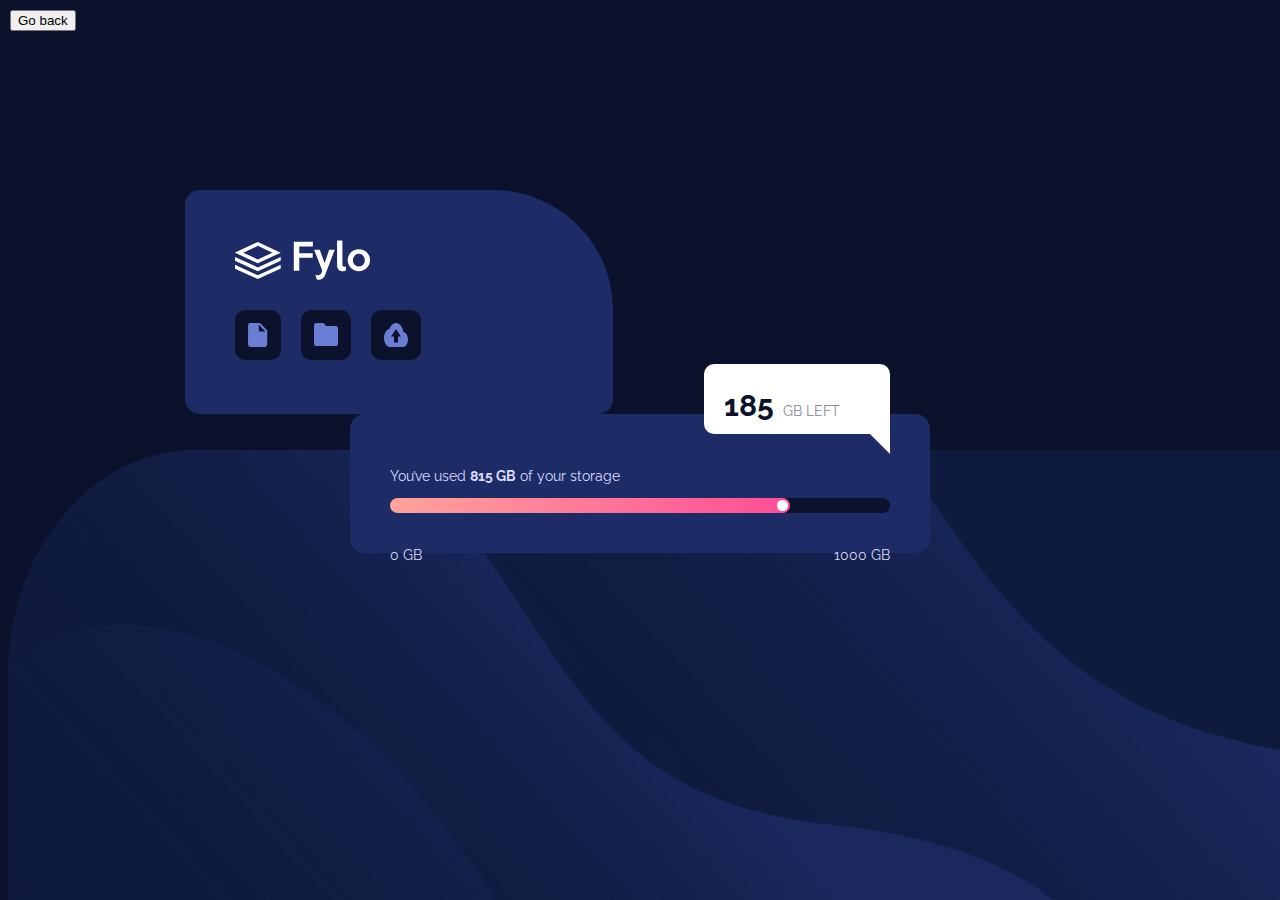
<file: UI/fylo-data/index.html>
<!DOCTYPE html>
<html lang="en">
<head>
  <meta charset="UTF-8">
  <meta name="viewport" content="width=device-width, initial-scale=1.0"> <!-- displays site properly based on user's device -->
  <link href="https://cdn.jsdelivr.net/npm/bootstrap@5.0.2/dist/css/bootstrap.min.css" rel="stylesheet" integrity="sha384-EVSTQN3/azprG1Anm3QDgpJLIm9Nao0Yz1ztcQTwFspd3yD65VohhpuuCOmLASjC" crossorigin="anonymous">
  <link rel="icon" type="image/png" sizes="32x32" href="./images/favicon-32x32.png">
  <link rel="stylesheet" href="css/styles.css">
  <title>Frontend Mentor | Fylo data storage component</title>
  <link rel="preconnect" href="https://fonts.googleapis.com">
  <link rel="preconnect" href="https://fonts.gstatic.com" crossorigin>
  <link href="https://fonts.googleapis.com/css2?family=Raleway:wght@400;700&display=swap" rel="stylesheet">
  <!-- Feel free to remove these styles or customise in your own stylesheet 👍 -->
  <!-- <style>
    .attribution { font-size: 11px; text-align: center; }
    .attribution a { color: hsl(228, 45%, 44%); }
  </style> -->
</head>
<body>
  <a href="../../index.html"><button type="button" class="btn btn-sm btn-outline-secondary" style="z-index: 1000; position: absolute; top: 10px; left: 10px;">Go back</button></a>

  <div class="background">
  </div>
  <div class="row outer-container">
    <div class="col-lg-6 logo-container">
        <img src="images/logo.svg" alt="logo" class="logo">
        <div class="icons-collection">
          <img src="images/icon-document.svg" alt="document" class="icon">
          <img src="images/icon-folder.svg" alt="folder" class="icon">
          <img src="images/icon-upload.svg" alt="upload" class="icon">
        </div>
    </div>
    <div class="col-lg-6 storage">
        <p>You’ve used <span style="font-weight:bold">815 GB</span> of your storage</p>
        <div class="whitebox">
          <p class="tooltip-text"><span class="special">185</span> GB LEFT</p>
          <span class="arrow"></span>
        </div>
        <div class="scrollbar">
          <div class="gradient-scrollbar">
            <span class="dot"></span>
          </div>
        </div>
        <p class="left-limit">0 GB</p>
        <p class="right-limit">1000 GB</p>
    </div>
  </div>


  <!-- <div class="attribution">
    Challenge by <a href="https://www.frontendmentor.io?ref=challenge" target="_blank">Frontend Mentor</a>.
    Coded by <a href="#">Your Name Here</a>.
  </div> -->
  <script src="https://cdn.jsdelivr.net/npm/bootstrap@5.0.2/dist/js/bootstrap.bundle.min.js" integrity="sha384-MrcW6ZMFYlzcLA8Nl+NtUVF0sA7MsXsP1UyJoMp4YLEuNSfAP+JcXn/tWtIaxVXM" crossorigin="anonymous"></script>
</body>
</html>
</file>
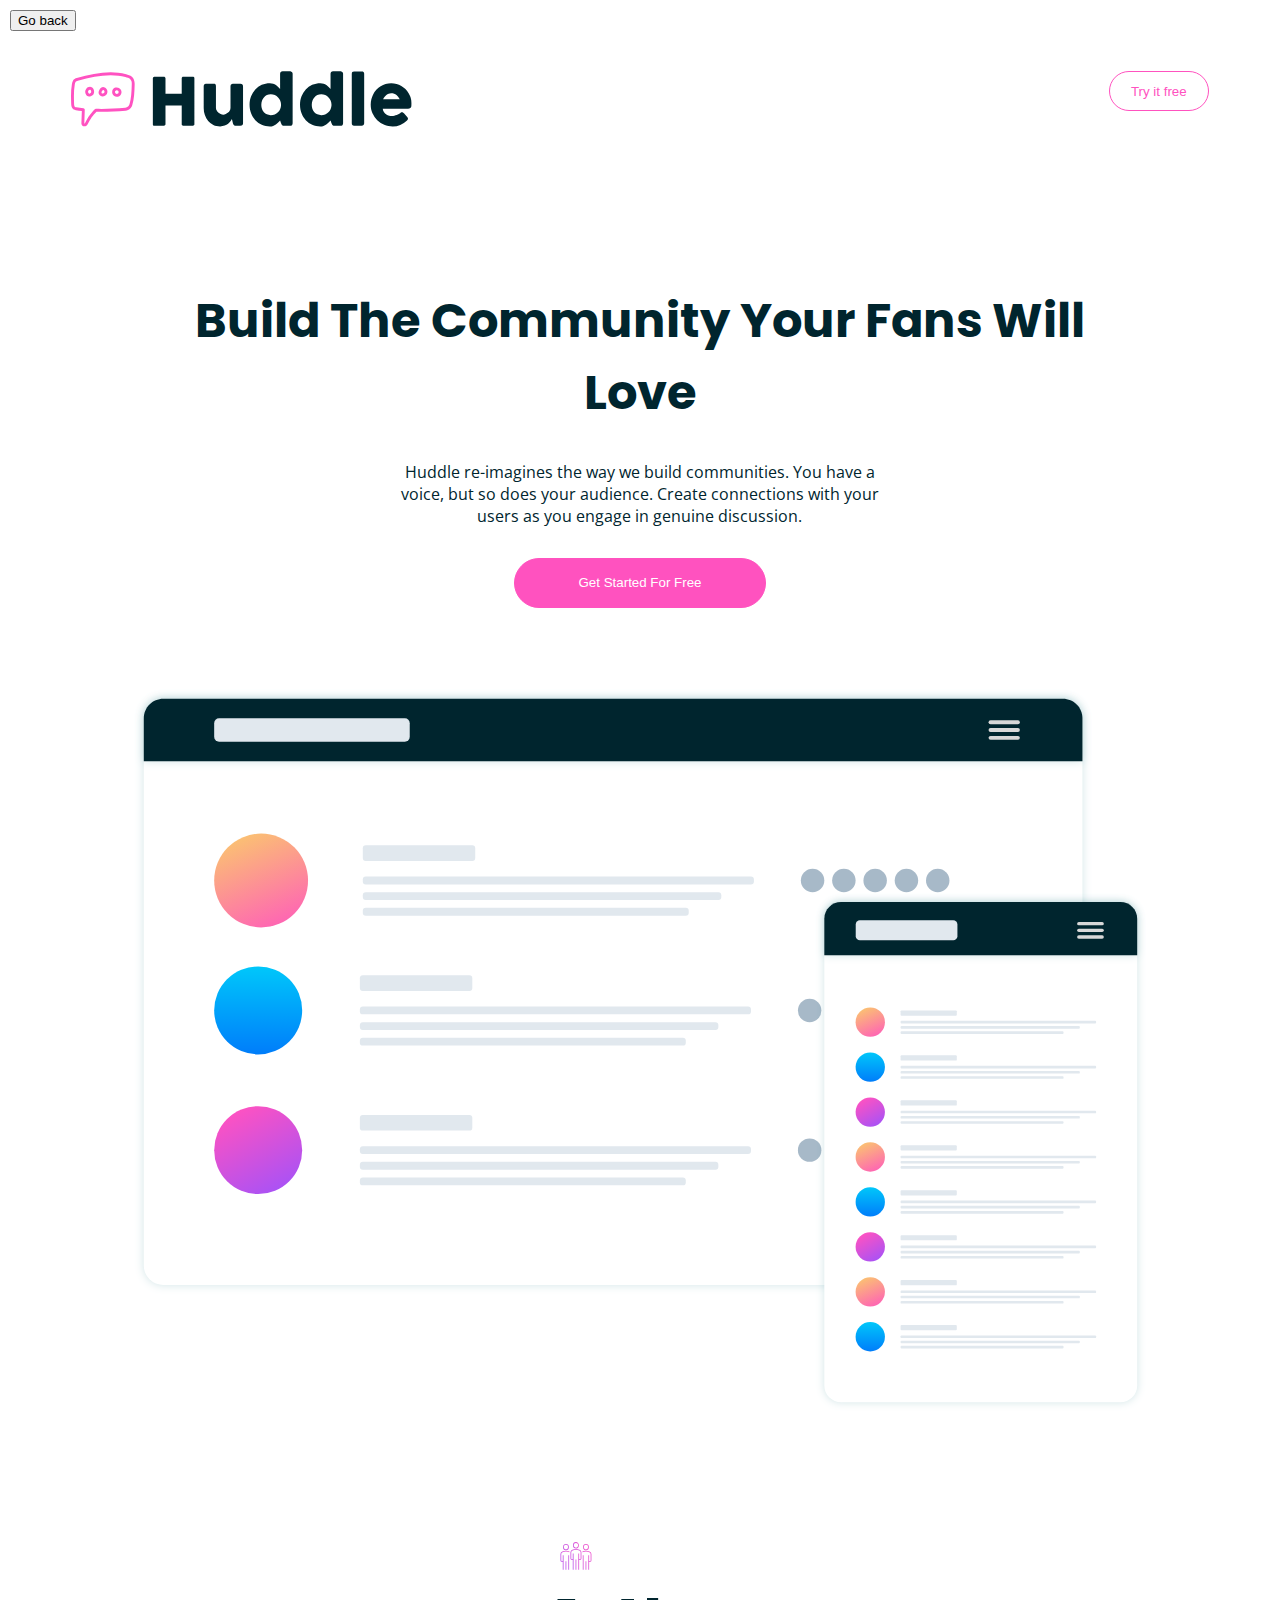
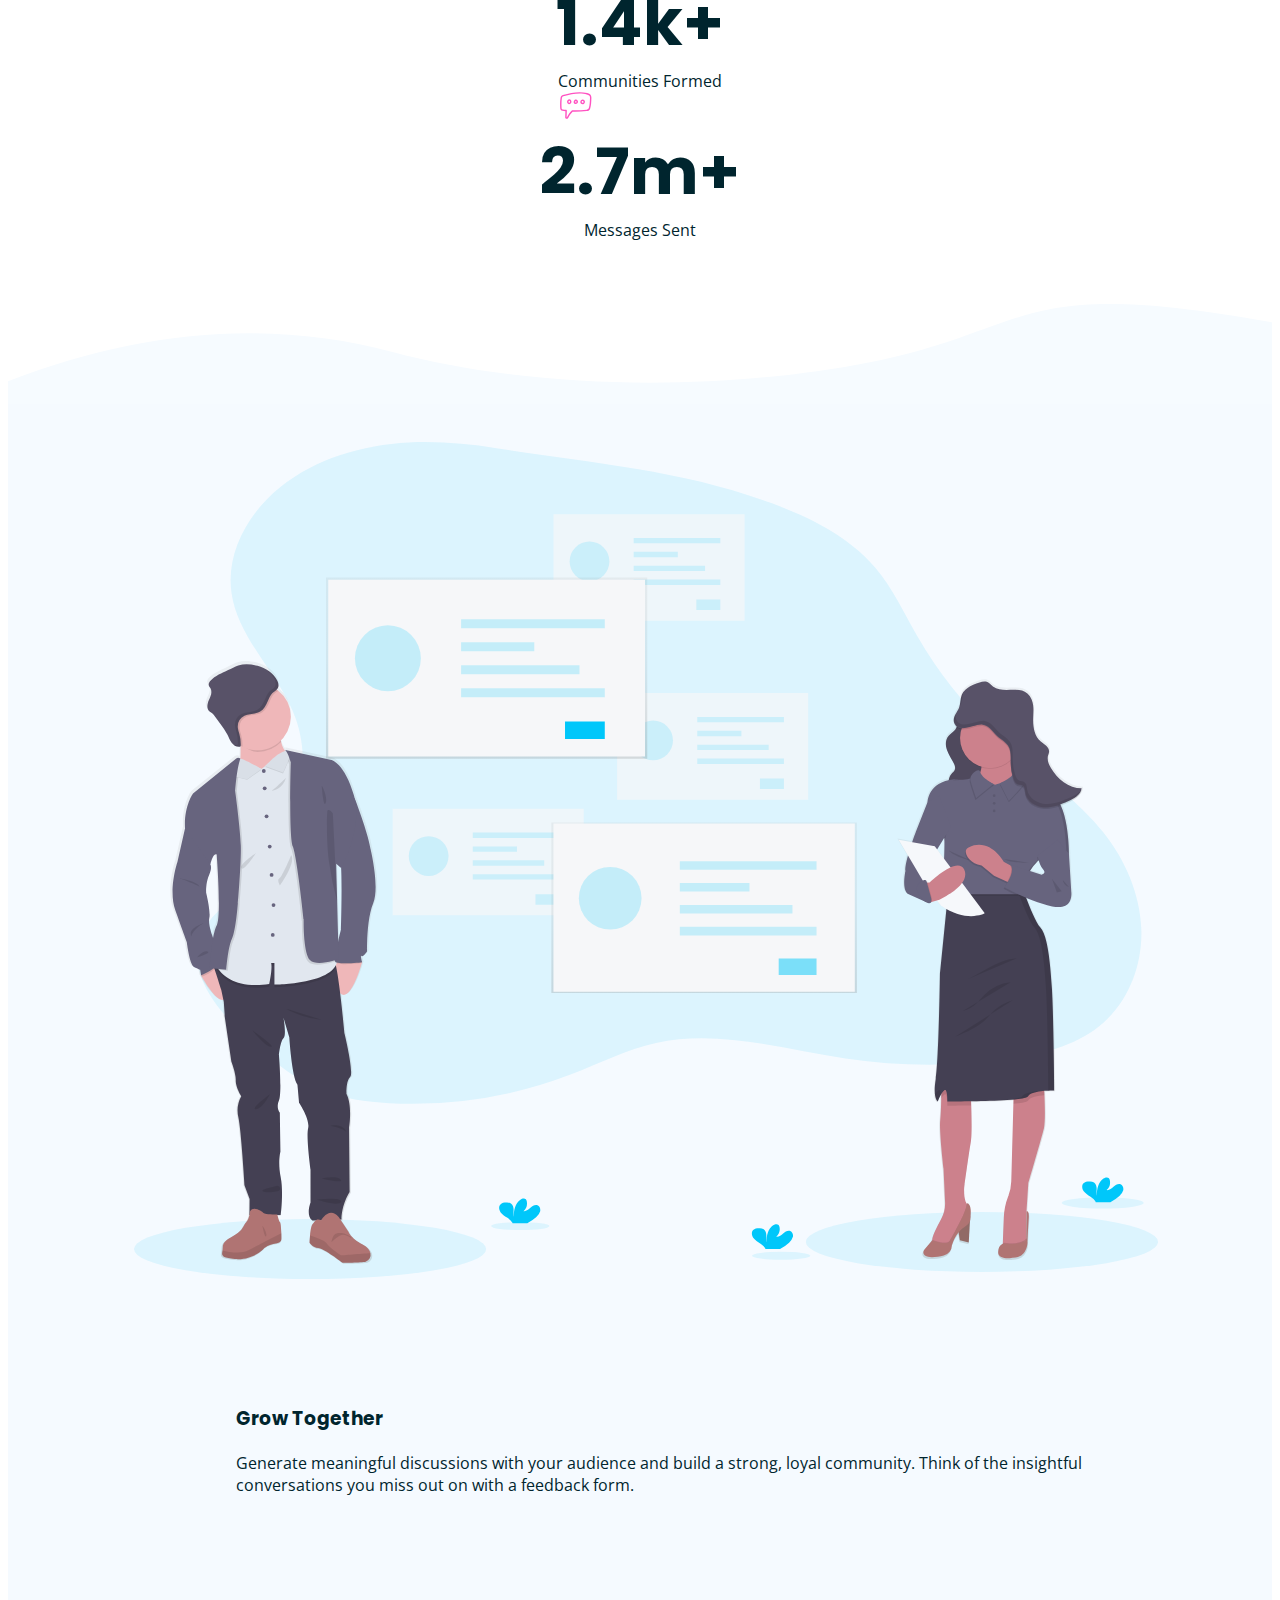
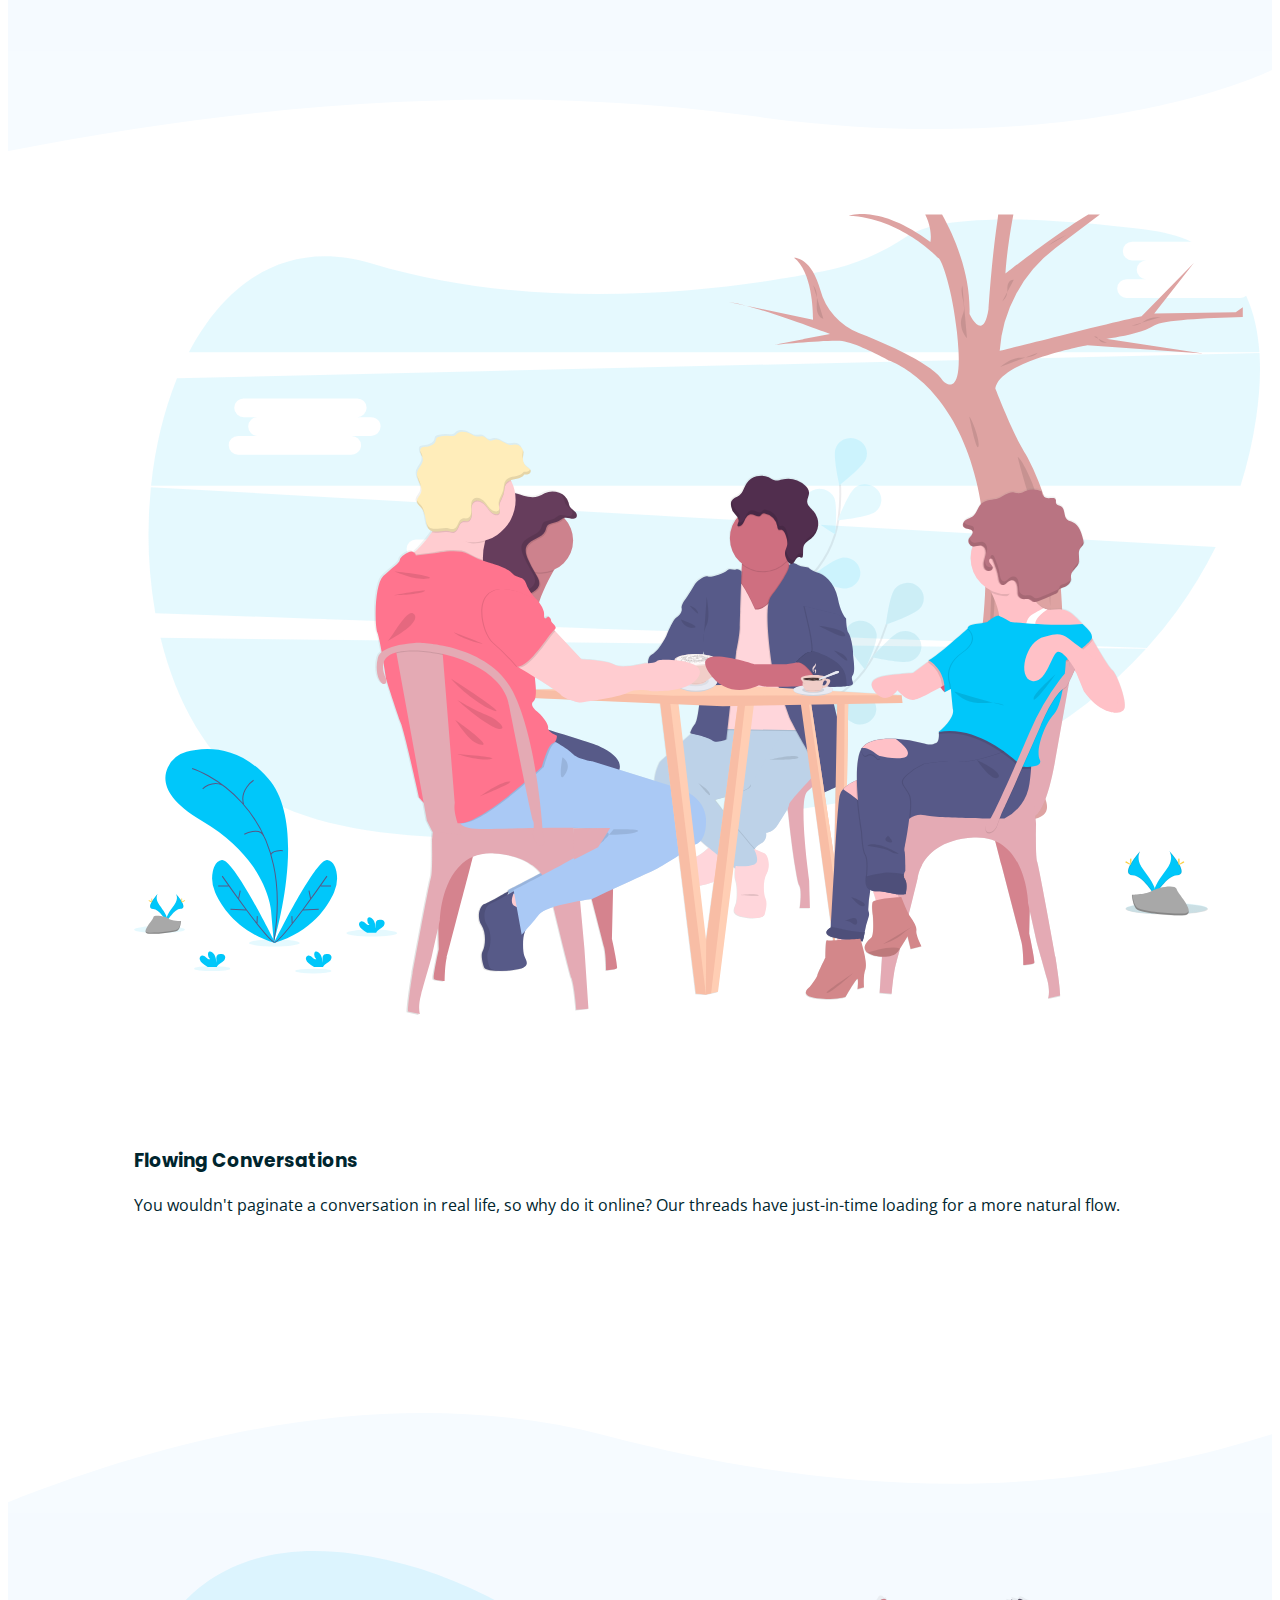
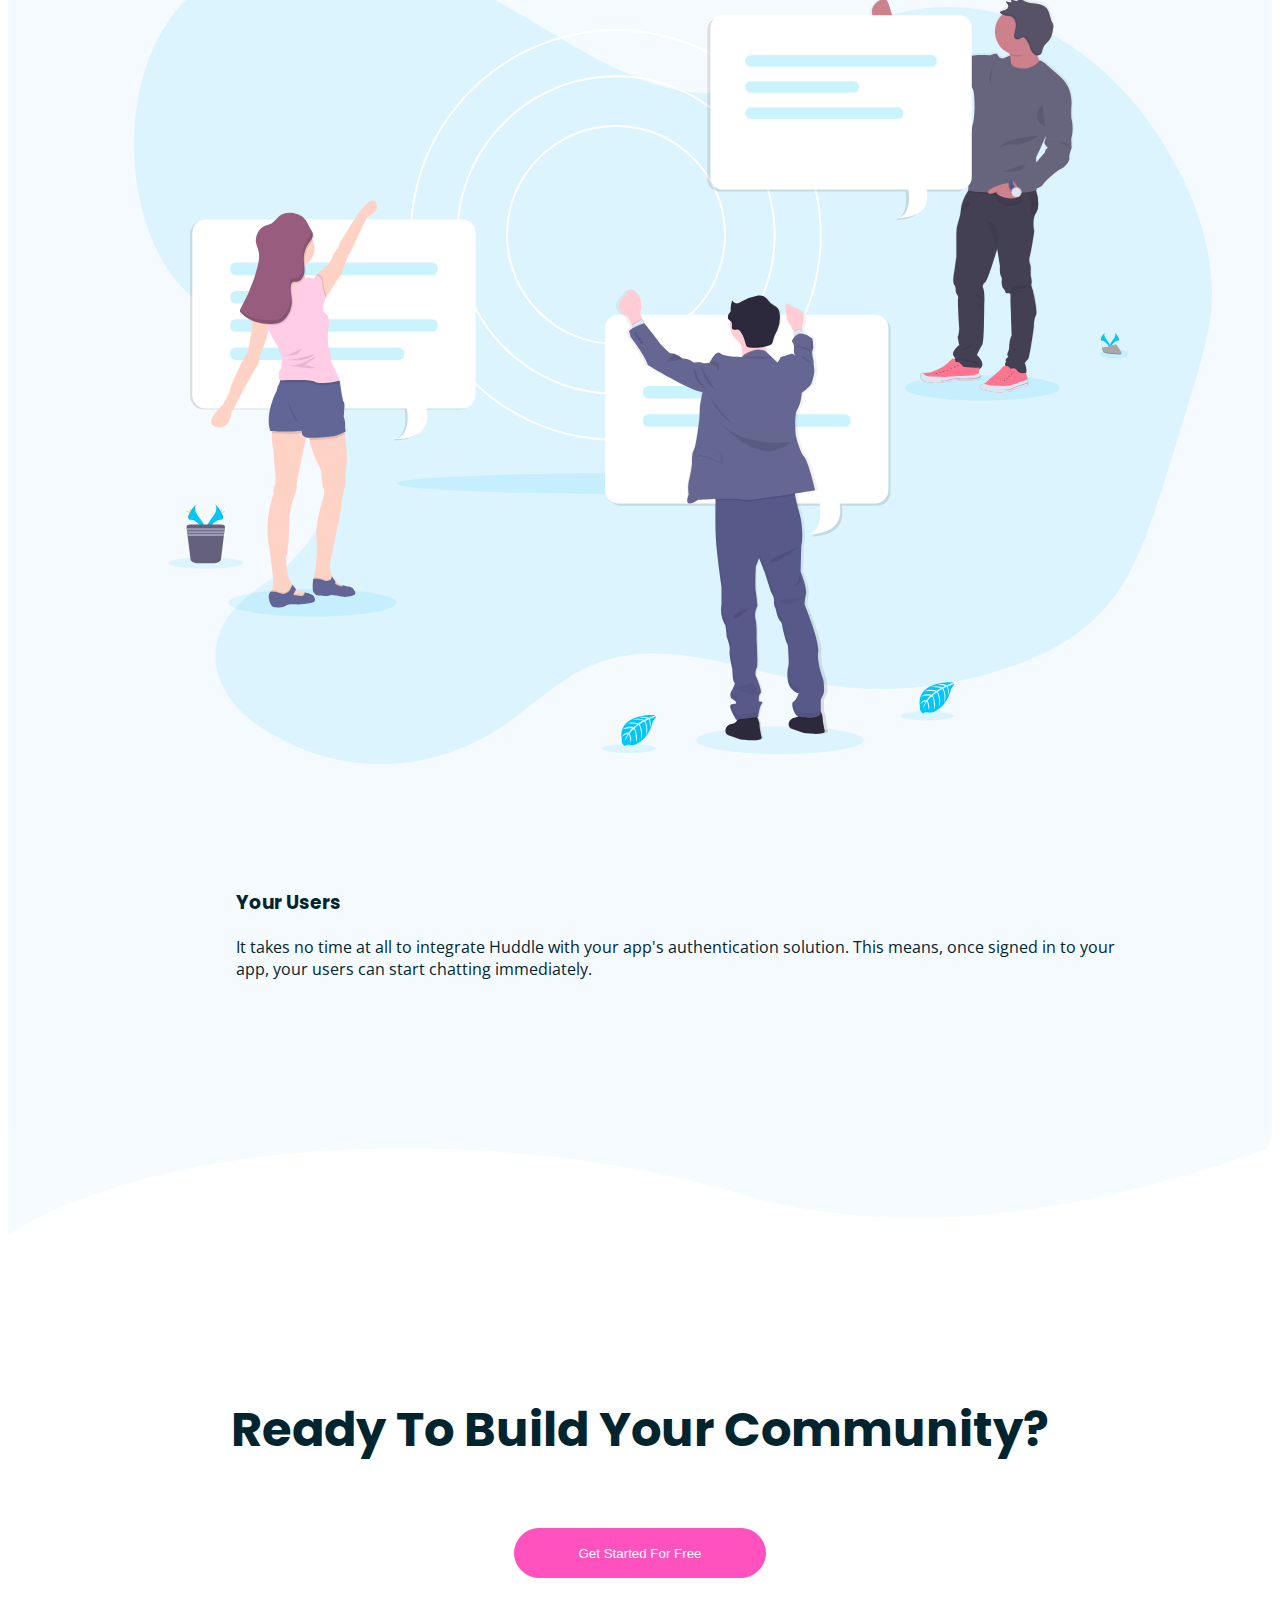
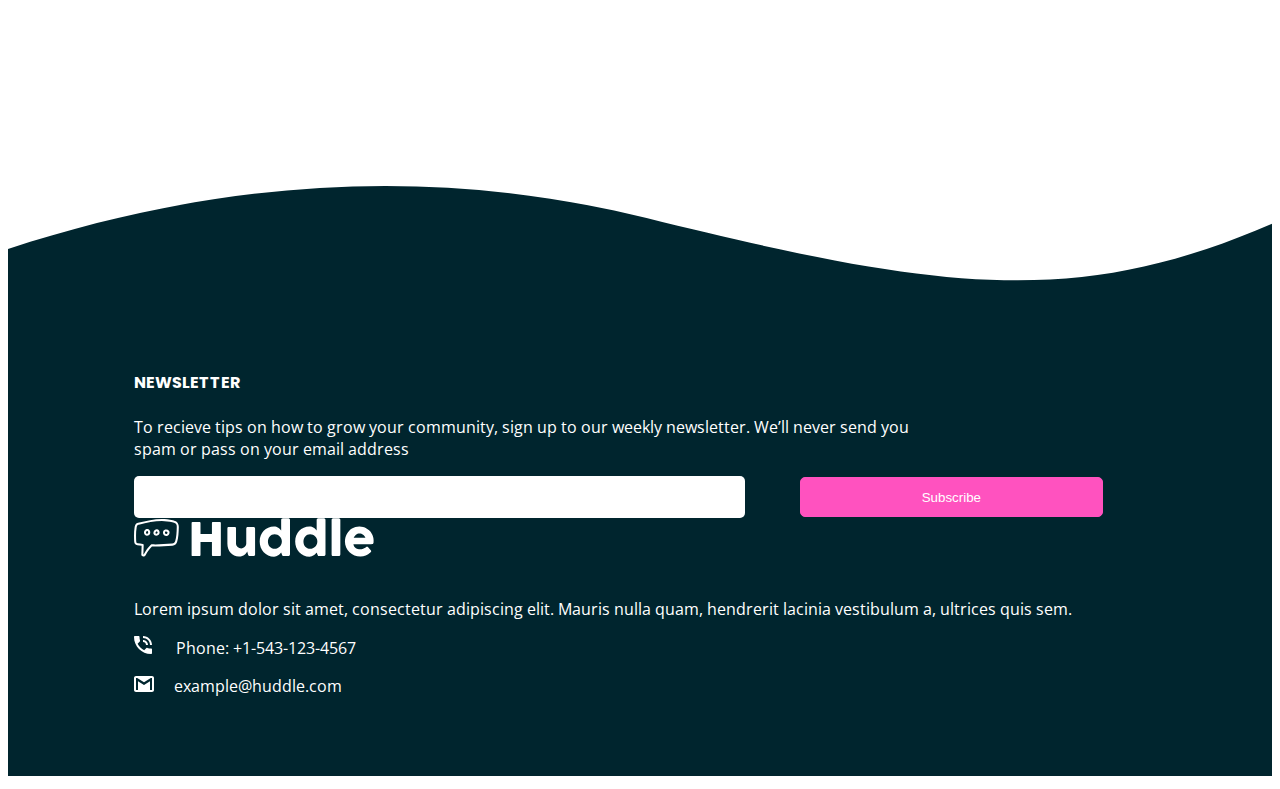
<file: UI/huddle-landing-page/index.html>
<!DOCTYPE html>
<html lang="en">
<head>
  <meta charset="UTF-8">
  <meta name="viewport" content="width=device-width, initial-scale=1.0"> <!-- displays site properly based on user's device -->

  <link rel="icon" type="image/png" sizes="32x32" href="./images/favicon-32x32.png">
    
  <link rel="preconnect" href="https://fonts.googleapis.com">
  <link rel="preconnect" href="https://fonts.gstatic.com" crossorigin>
  <link href="https://fonts.googleapis.com/css2?family=Open+Sans&family=Poppins:wght@400;600;700&display=swap" rel="stylesheet">

  <link href="https://cdn.jsdelivr.net/npm/bootstrap@5.0.2/dist/css/bootstrap.min.css" rel="stylesheet" integrity="sha384-EVSTQN3/azprG1Anm3QDgpJLIm9Nao0Yz1ztcQTwFspd3yD65VohhpuuCOmLASjC" crossorigin="anonymous">

  <title>Frontend Mentor | Huddle landing page with curved sections</title>
  <link rel="stylesheet" href="styles.css">
</head>
<body>
  <a href="../../index.html"><button type="button" class="btn btn-sm btn-outline-secondary" style="z-index: 1000; position: absolute; top: 10px; left: 10px;">Go back</button></a>

  <div class="div0"><img src="images/logo.svg" alt=""><button>Try it free</button></div>
  
  <div class="div1">
    <h1>
      Build The Community Your Fans Will Love
    </h1>
    <p>
      Huddle re-imagines the way we build communities. You have a voice, but so does 
      your audience. Create connections with your users as you engage in genuine discussion. 
    </p>
    <button class="get">
      Get Started For Free    
    </button>
    <img src="images/screen-mockups.svg" alt="">
  </div>
  <div class="div2 row">
    <div class="col-lg-6 colum">
      <img src="images/icon-communities.svg" alt="">
      <h2>
        1.4k+
      </h2>
      <p>
        Communities Formed
      </p>
    </div>
    
    <div class="col-lg-6 colum">
      <img src="images/icon-messages.svg" alt="">
      <h2>
        2.7m+
      </h2>
      <p>
        Messages Sent
      </p>
    </div>
  </div>

  <div class="sctionTop1"></div>

  <div class="row rowlt rows">
    <img class="col1 col-lg-5 col-md-12" src="images/illustration-grow-together.svg" alt="">  
    <div class="col2 col-lg-7 col-md-12">
      <h3>
        Grow Together
      </h3>
      <p>
        Generate meaningful discussions with your audience and build a strong, loyal community. 
        Think of the insightful conversations you miss out on with a feedback form. 
      </p>
    </div>
  </div>

  <div class="sctionTop2"></div>

  <div class="row rowrt rows">
    <img class="column1 col-lg-5 col-md-12" src="images/illustration-flowing-conversation.svg" alt="">
    <div class="column2 col-lg-7 col-md-12">
      <h3>
        Flowing Conversations
      </h3>
      <p>
        You wouldn't paginate a conversation in real life, so why do it online? Our threads have 
        just-in-time loading for a more natural flow.
      </p>
    </div>
  </div>

  <div class="sctionBtm1"></div>

  <div class="row rowlt rows">
    <img class="col1 col-lg-5 col-md-12" src="images/illustration-your-users.svg" alt="">  
    <div class="col2 col-lg-7 col-md-12">
      <h3>
        Your Users
      </h3>
      <p>
        It takes no time at all to integrate Huddle with your app's authentication solution. This means, 
        once signed in to your app, your users can start chatting immediately.
      </p>
    </div>
  </div>

  <div class="sctionBtm2"></div>

  <div class="extra">
    <h1>
      Ready To Build Your Community?
    </h1>
    <button class="get">
      Get Started For Free
    </button>
  </div>

  <div class="ftrTop"></div>

  <div class="row ftr">
    <div class="ftcol2 col-lg-5 col-md-12">
      <h4>
        NEWSLETTER
      </h4>
      <p>
        To recieve tips on how to grow your community, sign up to our weekly newsletter. We’ll never 
        send you spam or pass on your email address    
      </p>
      <input type="text">
      <button>Subscribe</button>
    </div>
    <div class="ftcol1 col-lg-4 col-md-12">
      <img class="logobtm" src="images/logo.svg" alt="">
      <p>
        Lorem ipsum dolor sit amet, consectetur adipiscing elit. Mauris nulla quam, hendrerit lacinia 
        vestibulum a, ultrices quis sem.
      </p>
      <p>
        <span><img src="images/icon-phone.svg" alt=""></span> Phone: +1-543-123-4567
      </p>
      <p>
        <span><img src="images/icon-email.svg" alt=""></span>example@huddle.com
      </p>
    </div>
  </div>  
     
  <script src="https://cdn.jsdelivr.net/npm/bootstrap@5.0.2/dist/js/bootstrap.bundle.min.js" integrity="sha384-MrcW6ZMFYlzcLA8Nl+NtUVF0sA7MsXsP1UyJoMp4YLEuNSfAP+JcXn/tWtIaxVXM" crossorigin="anonymous"></script>

</body>
</html>
</file>
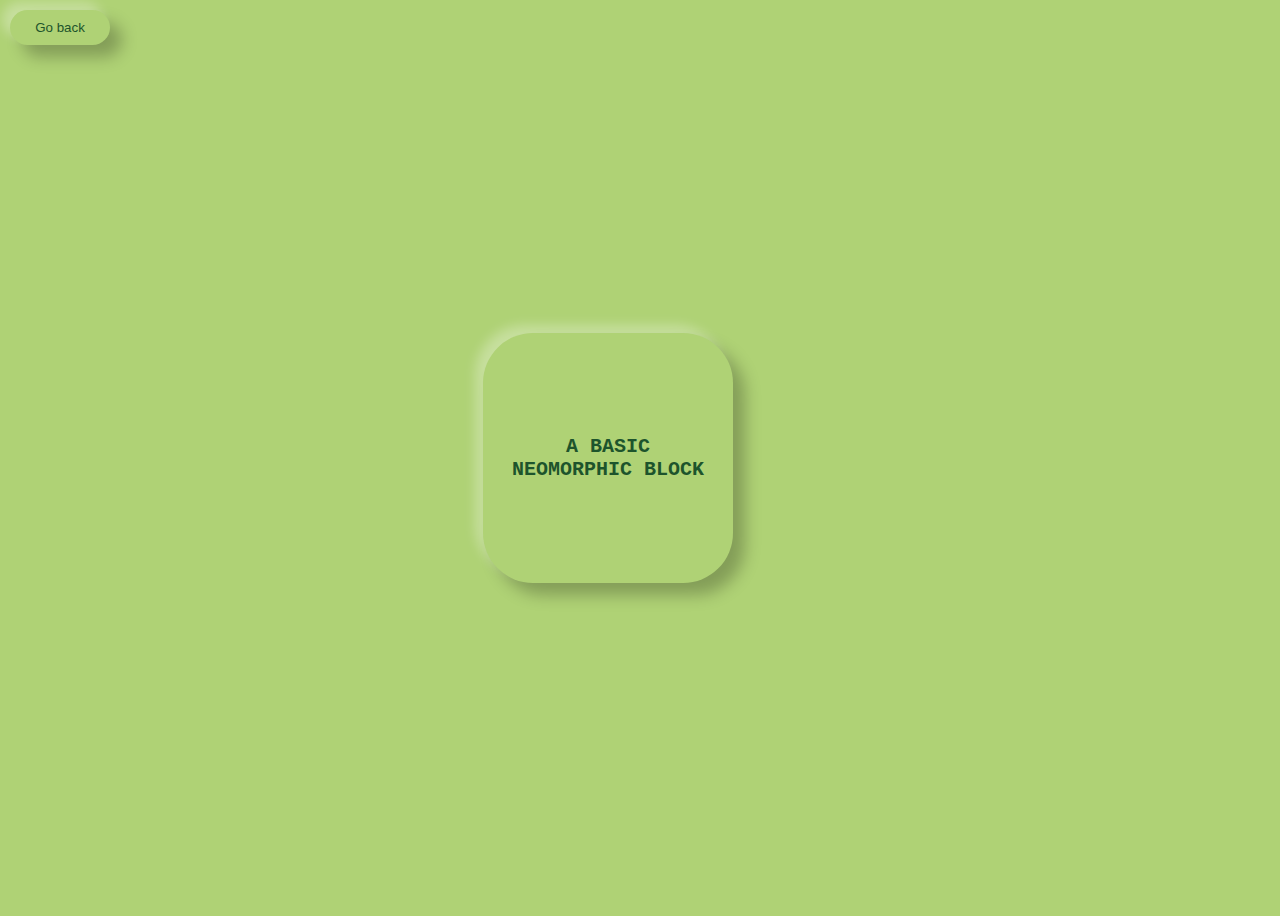
<file: UI/Neomorphism/index.html>
<!DOCTYPE html>
<html lang="en">
<head>
    <meta charset="UTF-8">
    <meta http-equiv="X-UA-Compatible" content="IE=edge">
    <meta name="viewport" content="width=device-width, initial-scale=1.0">
    <link rel="stylesheet" href="styles.css">
    <title>Neomorphism</title>
</head>
<body>
    <a href="../../index.html"><button type="button" class="element btn btn-sm btn-outline-secondary" style="z-index: 1000; position: absolute; top: 10px; left: 10px; width: 100px;height: 35px; border: 0cap; color: rgb(29, 84, 44);">Go back</button></a>
    <div class="element" style="padding: 25px; font-weight: 900; color: rgb(29, 84, 44); font-size: 20px; text-align: center; font-family: 'Courier New', Courier, monospace;">A BASIC NEOMORPHIC BLOCK</div>
</body>
</html>
</file>
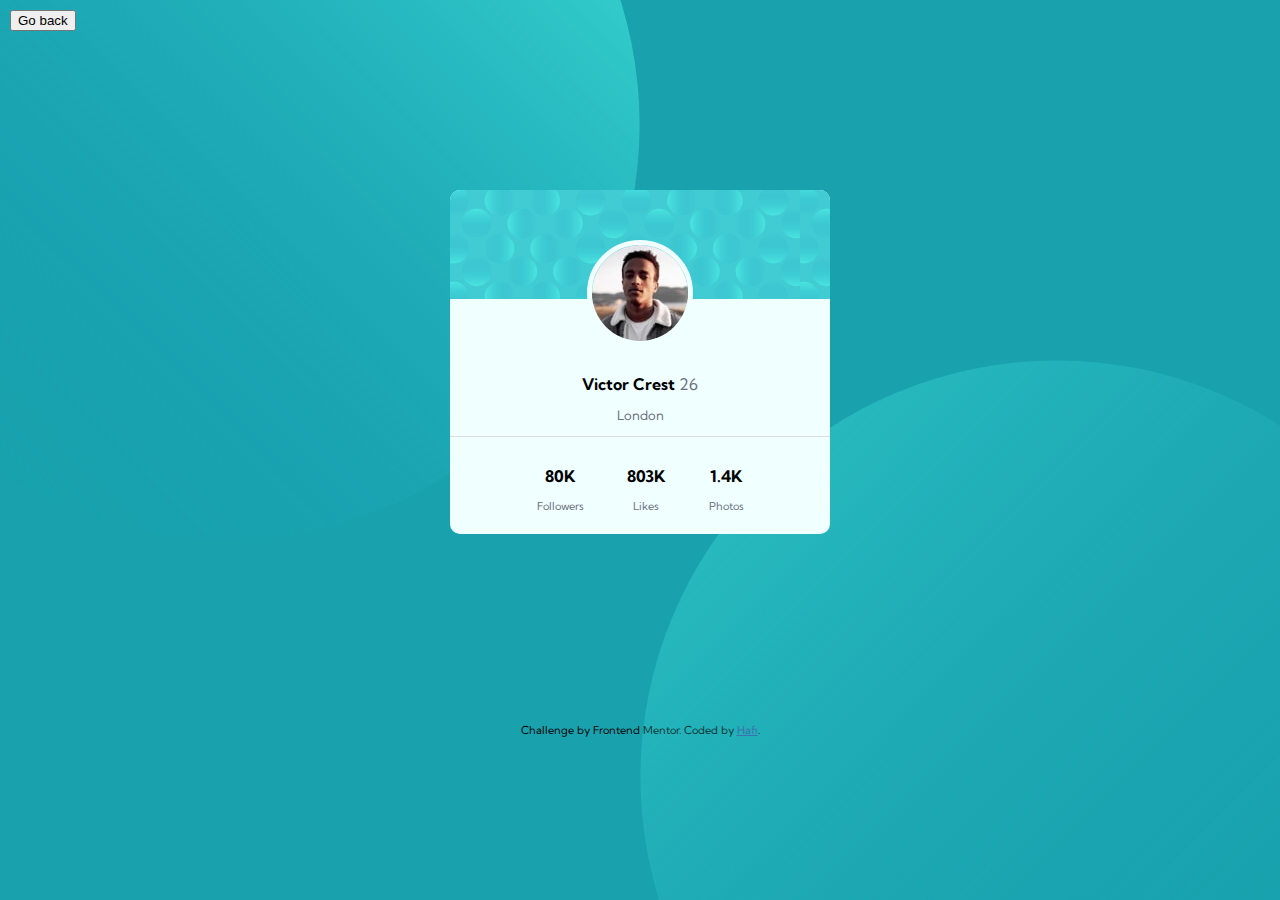
<file: UI/profile-card/index.html>
<!DOCTYPE html>
<html lang="en">
<head>
  <meta charset="UTF-8">
  <meta name="viewport" content="width=device-width, initial-scale=1.0"> <!-- displays site properly based on user's device -->
  <link rel="preconnect" href="https://fonts.googleapis.com">
  <link rel="preconnect" href="https://fonts.gstatic.com" crossorigin>
  <link href="https://fonts.googleapis.com/css2?family=Kumbh+Sans:wght@300;400;700&display=swap" rel="stylesheet">
  <link rel="icon" type="image/png" sizes="32x32" href="./images/favicon-32x32.png">
  
  <title>Frontend Mentor | Profile card component</title>

  <!-- Feel free to remove these styles or customise in your own stylesheet 👍 -->
  <link rel="stylesheet" href="styles.css">
</head>
<body>
  <a href="../../index.html"><button type="button" class="btn btn-sm btn-outline-secondary" style="z-index: 1000; position: absolute; top: 10px; left: 10px;">Go back</button></a>

  <img class="img-top" src="images/bg-pattern-top.svg">
  <img class="img-bottom" src="images/bg-pattern-bottom.svg">
  <div class="card">
    <div class="top">

      <img class="profile" src="images\image-victor.jpg" alt="profile,jpg">

    </div>
    <div class="bottom">

      <div class="details">
        <h2>Victor Crest  <span class="age">26</span> </h2>

        <p class="london">London</p>
      </div>
    
    
      <hr class="rule">
      <div>
        <div class="tile">  
          <h2>80K</h2>
          <p>Followers</p> 
        </div>
        <div class="tile">
          <h2>803K</h2>
          <p>Likes</p>
        </div>
        <div class="tile">        
          <h2>1.4K</h2>
          <p>Photos</p>
        </div>
      </div>
    </div>
  </div>

  <footer class="attribution">
    Challenge by Frontend Mentor. 
    Coded by <a href="#">Hafi</a>.
  </footer>
</body>
</html>
</file>
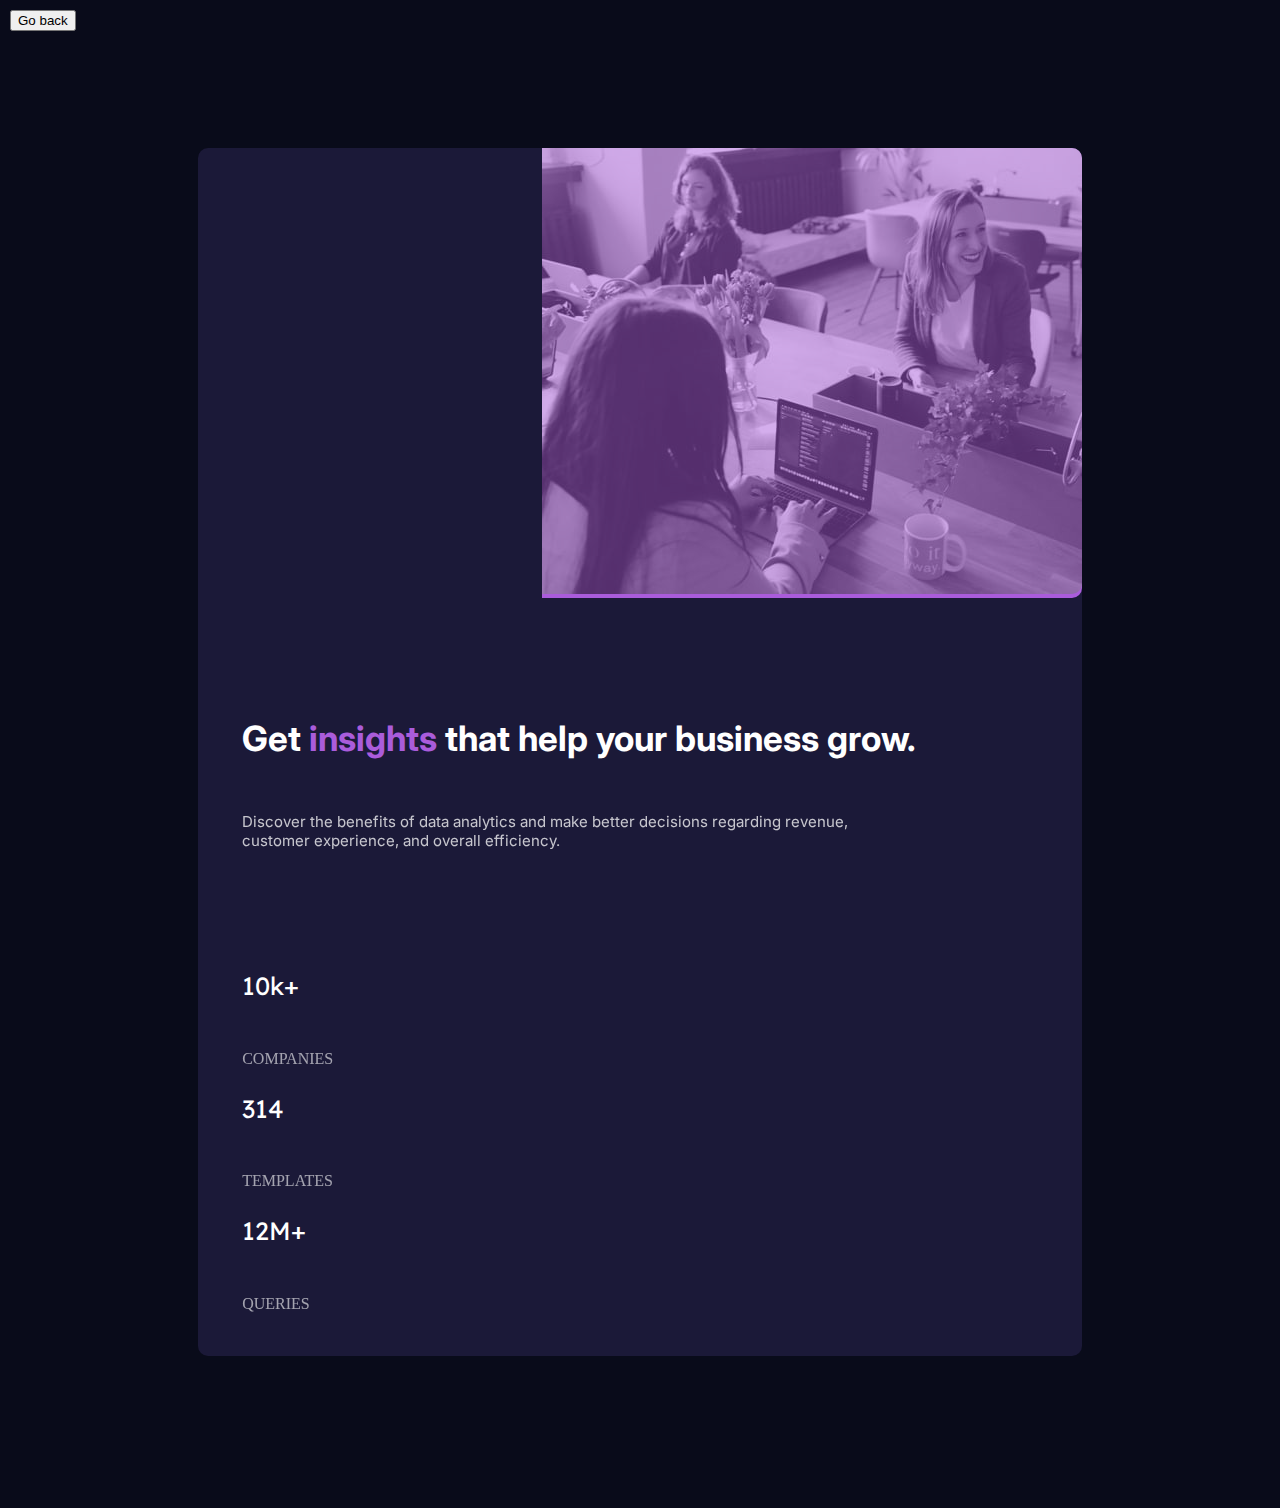
<file: UI/stats-preview-card/index.html>
<!DOCTYPE html>
<html lang="en">
<head>
  <meta charset="UTF-8">
  <meta name="viewport" content="width=device-width, initial-scale=1.0"> <!-- displays site properly based on user's device -->
  <link href="https://cdn.jsdelivr.net/npm/bootstrap@5.0.2/dist/css/bootstrap.min.css" rel="stylesheet" integrity="sha384-EVSTQN3/azprG1Anm3QDgpJLIm9Nao0Yz1ztcQTwFspd3yD65VohhpuuCOmLASjC" crossorigin="anonymous">
  <link rel="icon" type="image/png" sizes="32x32" href="./images/favicon-32x32.png">
  <link rel="stylesheet" href="css/styles.css">
  <link rel="preconnect" href="https://fonts.googleapis.com">
<link rel="preconnect" href="https://fonts.gstatic.com" crossorigin>
<link href="https://fonts.googleapis.com/css2?family=Inter:wght@400;700&family=Lexend+Deca&display=swap" rel="stylesheet">
<!-- <script src="https://ajax.googleapis.com/ajax/libs/jquery/3.6.0/jquery.min.js"></script> -->
  <title>Stats preview card component</title>
</head>
<body>
  <a href="../../index.html"><button type="button" class="btn btn-sm btn-outline-secondary" style="z-index: 1000; position: absolute; top: 10px; left: 10px;">Go back</button></a>

  <div class="row cards" id="container">
    <div class="col-lg-6 secondcard">
      <div class="filtered">
          <img src="images/image-header-desktop.jpg" alt="header image">
      </div>
    </div>
    <div class="col-lg-6 firstcard">
      <h2>Get <span style="color:#aa5cdb">insights</span> that help your business grow.</h2>
      <p class="desc">Discover the benefits of data analytics and make better decisions regarding revenue, customer
      experience, and overall efficiency.</p>
      <div class="row overview">
        <div class="col-lg-4">
          <h3>10k+</h3>
          <p>COMPANIES</p>
        </div>
        <div class="col-lg-4">
          <h3>314</h3>
          <p>TEMPLATES</p>
        </div>
        <div class="col-lg-4">
          <h3>12M+</h3>
          <p>QUERIES</p>
        </div>
      </div>
    </div>
  </div>

  <!-- <div class="attribution">
    Challenge by <a href="https://www.frontendmentor.io?ref=challenge" target="_blank">Frontend Mentor</a>.
    Coded by <a href="#">Your Name Here</a>.
  </div> -->
  <!-- <script type="text/javascript">
  $(window).resize(function(){
    if($(window).width()<=1000px){
      $(".secondcard").insertBefore(".firstcard");
    }
  });
  </script> -->
  <script src="https://cdn.jsdelivr.net/npm/bootstrap@5.0.2/dist/js/bootstrap.bundle.min.js" integrity="sha384-MrcW6ZMFYlzcLA8Nl+NtUVF0sA7MsXsP1UyJoMp4YLEuNSfAP+JcXn/tWtIaxVXM" crossorigin="anonymous"></script>
</body>
</html>
</file>
<file: JS/faq-card/css/styles.css>
body{
  background-image: linear-gradient(hsl(273, 75%, 66%),hsl(240, 73%, 65%));
  background-repeat: no-repeat;
  background-size: 100% 150%;
  font-size: 12px;
  font-family: 'Kumbh Sans', sans-serif;
  font-weight: 400;
}

h1{
  color: hsl(238, 29%, 16%);
  font-weight: 700;
}

p{
  color: hsl(237, 12%, 33%);
}

hr{
  width: 100%;
}

.maincard{
  margin: 10% auto;
  width: 70%;
  background-color: white;
  border-radius: 20px;
  position: relative;
}

.col1 {
  padding: 5% 0;
  position: relative;
  overflow: hidden;
}

.col2 {
  padding: 5%;
  padding-right: 10%;
}

.woman{
  position: relative;
  top: 10px;
  left:-80px;
}

.box{
  position: absolute;
  width: 200px;
  left: -100px;
  top: 180px;
  z-index: 1;
}

.hiddenPara{
  display: none;
  color: hsl(240, 6%, 50%);
}

.bg{
  position: absolute;
  left: -570px;
  top: -320px;
}

.cont {
  transition: 1s;
}

.arrow{
  float: right;
}

@media (max-width:992px) {
  h1{
    position: relative;
    text-align: center;
    padding: 15%;
    z-index: 1;
  }
  
  p{
    color: hsl(237, 12%, 33%);
  }
  
  .maincard{
    margin: 40% auto auto;
    width: 80%;
  }
  
  .col1 {
    padding: 50px;
    overflow: visible;
  }
  
  .col2 {
    padding: 7%;
  }
  
  .woman{
    position: absolute;
    width: 80%;
    left: 10%;
    top: -150px;
    margin: 0 auto;
  }
  
  .box{
    position: absolute;
    width: 30%;
    left: 10%;
    top: -55px;
  }
  
  .bg{
    position: absolute;
    width: 80%;
    left: 10%;
    top: -180px;
  }
}
</file>
<file: JS/interactive-pricing/css/styles.css>
img{
    position: absolute;
    z-index: -1;
}
body{
    background-image: url(../images/bg-pattern.svg);
    background-repeat: no-repeat;
    padding-top: 5%;
    margin: auto;
    background-color: hsl(230, 100%, 99%);
    font-size: 14px;
}
.bg-image{
    background-image: url(../images/pattern-circles.svg);
    background-size: contain;
    height: 120px;
    background-repeat: no-repeat;
    background-position: center;
}
p,li{
    font-family: 'Manrope', sans-serif;
    font-weight: 600;
    color: hsl(225, 20%, 60%);
}
h2{
    font-weight: 800;
    color: hsl(227, 35%, 25%);
}
hr{
    width: 100%;
    padding: 0;
}
.headlinepara{
    font-family: 'Manrope', sans-serif;
    font-weight: 600;
    width: 100%;
    text-align: center;
    padding-top: 2%;
    color: hsl(225, 20%, 60%);
}
.container{
    border-radius: 10px;
    background-color: white;
    width: 500px;
    height: 400px;
    margin-top: 50px;
    padding:4%;
    box-shadow: 0px 0px 200px 0 hsl(224, 65%, 95%);
}
.top-container{
    display: inline-block;
    width: 100%;
}
.price-bold{
    font-weight: bold;
    font-size: 35px;
    color: hsl(227, 35%, 25%); 
    position: relative;
}
.pages{
    margin-top: 1rem;
    float: left;
    letter-spacing: 2px;
}
.price{
    float: right;
}
ul{
    padding-top: 3%;
    float: left;
}
ul li{
    list-style-image: url(../images/icon-check.svg);
    padding-bottom: 3%;
    padding-left: 5px;
}
.slidecontainer {
    margin: 5px 0 15px 0;
    width: 100%;
    position: relative;
    height: 10px;
  }
  
  .slider {
    -webkit-appearance: none;
    width: 100%;
    height: 10px;
    background: hsl(224, 65%, 95%);
    outline: none;
    opacity: 1;
    -webkit-transition: .2s;
    transition: opacity .2s;
    border-radius:20px;
    position: absolute;
  }
  .colored-slider{
    position: absolute;
    height: 10px;
    left: 0;
    border-left-color: hsl(174, 77%, 80%);
    border-left-style: solid;
    border-left-width: 14rem;
    border-radius:20px;
    z-index: 1;
  }
    
  .slider::-webkit-slider-thumb {
    position: relative;
    z-index: 2;
    -webkit-appearance: none;
    appearance: none;
    width: 30px;
    height: 30px;
    background-image: url(../images/icon-slider.svg);
    background-repeat: no-repeat;
    background-position: center;
    border-radius: 100%;
    background-color: hsl(174, 86%, 45%);
    cursor: pointer;
    border-radius:100%;
    box-shadow: 2px 5px 10px 5px hsl(174, 77%, 80%);
  }
  /* .slider::-webkit-slider-thumb:hover {
    background-color: hsl(174, 77%, 80%);
  } */
.content{
    width: 100%;
    margin: auto;
    display: flex;
    align-content: center;
    justify-content: center;
}
.discount{
    color: hsl(15, 100%, 70%);
    background-color:  hsl(14, 92%, 95%);
    border-radius: 10px;
    padding: 2px 5px;
    margin-left: 1rem;
}
.yearly{
    display: inline-block;

}
.monthly{
    float: left;
}
.bottom-container{
    width: 100%;
    display: inline-block;
}
button{
    float: right;
    margin-top: 40px;
    color: hsl(226, 100%, 87%);
    background-color: hsl(227, 35%, 25%);
    padding: 8px 32px;
    border-radius: 20px;
    border: 1px solid hsl(227, 35%, 25%);
}
button:hover{
    color: white;
}

.toggle-icon{
    display: inline-block;
    margin: 2px 12px;
}
.toggle {
    position : relative ;
    display : inline-block;
    width : 40px;
    height : 18px;
    background-color: hsl(223, 50%, 87%);
    border-radius: 30px;
    border: 2px solid hsl(223, 50%, 87%);
}
.toggle:after {
    content: '';
    position: absolute;
    width: 13px;
    height: 13px;
    border-radius: 50%;
    background-color: white;
    top: 1px; 
    left: 5px;
    transition:  all 0.5s;
}
.checkbox:checked + .toggle::after {
    left : 20px; 
}
.checkbox:checked + .toggle {
    background-color: hsl(174, 86%, 45%);
    border-color: hsl(174, 86%, 45%);
}
.checkbox { 
    display : none;
    margin-top: 10px;
}
@media(max-width:1000px){
    body{
        text-align: center;
        margin: 0;
    }
    .container{
        width: 90%;
    }
    .bottom-container{
        display: block;
    }
    .slidecontainer{
        position: relative;
        width: 100%;
    }
    .slider{
        position: absolute;
        left: 0;
    }
    .colored-slider{
        position: absolute;
    }
    ul,button{
        float: none;
    }
    ul li{
        list-style-position: inside;
    }
    button{
        margin-left: 50px;
        margin-top: 10px;
    }
    .yearly span{
        display: none;
    }
    .yearly:after{
        content: "-25%";
        color: hsl(15, 100%, 70%);
        background-color:  hsl(14, 92%, 95%);
        border-radius: 10px;
        padding: 2px 5px;
    }
    .headlinepara p{
        width: 40%;
        margin: auto;
    }
}
</file>
<file: JS/room-homepage/css/styles.css>
body{
    font-family: 'Spartan', sans-serif;
    font-weight: 500;
    font-size: 12px;
    color: hsl(0, 0%, 63%);
}
h2{
    font-weight: 600;
    color: black;
    margin: 5% 0;
}
h4{
    text-transform:uppercase;
    color: black;
    letter-spacing: 4px;
    font-size: 12px;
    font-weight: 700;
    padding-bottom: 2%;
}
.nav-bar{
    padding: 3% 0;
    width: 50%;
    position:absolute;
    color: white;
    z-index: 1;
}
.nav-img{
    display: inline-block;
}
.logo{
    height: 17px;
    padding-left: 30px;
}
.tabs p:hover{
    cursor: pointer;
    text-decoration: underline;
    text-decoration-color: white;
    text-underline-offset: 1em;
    text-decoration-thickness: 3px;
}
.hamburger{
    padding-left: 7%;
    display: none;
}
.tabs{
    display: inline-block;
    width: 80%;
    float: right;
}
.tabs p{
    font-weight: 700;
    display: inline-block;
    margin: 5px 15px;
    width: 10%;
}
.slide-tabs{
    padding: 13% 7%;
    background-color: white;
    height: 50px;
    position: absolute;
    top: 0;
    width: 100%;
    display: none;
}
.slide-tabs img{
    padding-right: 15%;
}
.slide-tabs p{
    padding: 0 9%;
    display: inline-block;
    color: black;
    width: 10%;
}
.img-div{
    width: 62%;
    position: relative;
}
.desktop{
    width: 100%;
}
.mobile{
    display: none;
}
.content{
    width: 38%;
    padding: 8% 6% 0 6%;
    margin-bottom: 0;
}
.arrow{
    padding: inherit;
    position: absolute;
    right: -120px;
    bottom: 0;
}
.arrow img{
    float: left;
    padding: 20px 25px;
    background-color: black;
    width: 60px;
    height: 60px;
    margin: 0;
}
.arrow img:hover{
    background-color: hsl(0, 0%, 27%);
    cursor: pointer;
}
.shop-now{
    display: inline-block;
    padding: 3% 0;
    color: black;
}
.shop-now:hover{
 color: hsl(0, 0%, 63%);
}
.shop-now img{
    float: right;
    margin-left: 15px;
}
.about-para{
    width: 40%;
    padding: 4% 2%;
}
.about img{
    width: 30%;
}
@media(max-width:1000px){
    .content1,.content2,.content3{
        display: block;
    }
    .arrow{
        right: 0;
        bottom: 0;
    }
    .img-div,.content{
        width: 100%;
    }
    .content{
        padding: 5% 12%;
    }
    .nav-bar{
        width: 100%;
    }
    .tabs p{
        display: none;
    }
    .logo{
        padding-left: 33%;
        margin: auto;
    }
    .hamburger{
        display: inline-block;
    }
    .about{
        display: block;
    }
    .about-para,.about img{
        width: 100%;
    }
    .about-para{
        padding: 8% 12%;
    }
    .desktop{
        display: none;
    }
    .mobile{
        display: block;
        width: 100%;
    }
    .nav-img{
        width: 100%;
    }
}
</file>
<file: JS/social-media-dashboard/styles.css>
body {
    padding: 0 10% 10%;
    color: hsl(228, 12%, 44%);
    font-family: 'Inter', sans-serif; 
}

h1, h2 {
    color: hsl(230, 17%, 14%);
    font-weight: 700;
}

h1 {
    font-size: 2.2vw;
}

h2 {
    font-size: 3vw;
}

h3, p {
    font-size: 1vw;
    font-weight: 700;
}

.row {
    clear: both;
}

.margin {
    margin: 10%;
}

.topMargin1 {
    margin-top: 20px;
}

.topMargin2 {
    margin-top: 15px;
}

.fol {
    font-size: 0.9vw;
    letter-spacing: 4px;
    text-transform: uppercase;
    font-weight: 400;
}

.bg {
    position: absolute;
    left: 0;
    z-index: -1;
    height: 35%;
    width: 100%;
    border-bottom-left-radius: 20px;
    border-bottom-right-radius: 20px;
    background-color: hsl(225, 100%, 98%);
}

.IL {
    display: inline-block;
}

.top {
    padding: 20px 0 10px;
    position: relative;
}

.DM {
    position: absolute;
    right: 0;
    top: 40%;
}

.middle {
    margin-top: 30px;
    font-size: 1.5vw;
}

.icon {
    position: relative;
    top: 5px;
    height: 20px;
    width: 20px;
    background-repeat: no-repeat;
    background-position: center;
    display: inline-block;
    margin-right: 5px;
}

.upArrow {
    position: relative;
    top: 2px;
    display: inline-block;
    background-image: url(images/icon-up.svg);
    background-repeat: no-repeat;
    background-size: 100% 50%;
    height: 10px;
    width: 10px;
    margin-right: 5px;
}

.downArrow {
    position: relative;
    top: 2px;
    display: inline-block;
    background-image: url(images/icon-down.svg);
    background-repeat: no-repeat;
    background-size: 100% 50%;
    height: 10px;
    width: 10px;
    margin-right: 5px;
}

.up {
    color: hsl(163, 72%, 41%);
}

.down {
    color: hsl(356, 69%, 56%);
}

.fb-icon {
    background-image: url(images/icon-facebook.svg);
}

.in-icon {
    background-image: url(images/icon-instagram.svg);
}

.tw-icon {
    background-image: url(images/icon-twitter.svg);
}

.yt-icon {
    background-image: url(images/icon-youtube.svg);
}

.cols {
    background-color: hsl(227, 47%, 96%);
    border-radius: 5px;
    text-align: center;
    overflow: hidden;
}

.cols1 {
    padding: 10%;
    background-color: hsl(227, 47%, 96%);
    border-radius: 5px;
    text-align: left;
    overflow: hidden;
}

.cols1 h1 {
    margin-bottom: 0;
}

.cols1 p {
    position: relative;
    top: 15px;
}

.cols:hover {
    background-color: hsl(227, 47%, 90%);
}

.cols1:hover {
    background-color: hsl(227, 47%, 90%);
}

.btmIcon {
    float: right;
}

hr {
    display: none;
}

/* TOGGLE */

.switch {
    position: relative;
    display: inline-block;
    width: 40px;
    height: 20px;
    top: 5px;
}
  
.switch input { 
    opacity: 0;
    width: 0;
    height: 0;
}
  
.slider {
    border-radius: 20px;
    position: absolute;
    cursor: pointer;
    top: 0;
    left: 0;
    right: 0;
    bottom: 0;
    background-color: #ccc;
    -webkit-transition: .4s;
    transition: .4s;
}
  
.slider:before {
  
    border-radius: 50%;
    position: absolute;
    content: "";
    height: 14px;
    width: 14px;
    left: 3px;
    bottom: 3px;
    background-color: white;
    -webkit-transition: .4s;
    transition: .4s;
}
  
input:checked + .slider {
    background-image: linear-gradient(to right,hsl(210, 78%, 56%),hsl(146, 68%, 55%));
}
  
input:focus + .slider {
    box-shadow: 0 0 2px #000;
}
  
input:checked + .slider:before {
    transform: translateX(20px);
}

/* MOBILE */

@media (max-width: 767px) {
    
    h1 {
        font-size: 6vw;
    }
    
    h2 {
        font-size: 13vw;
    }
    
    h3, p {
        font-size: 4vw;
    }

    .middle {
        margin-top: 30px;
        font-size: 5vw;
    }

    .fol {
        font-size: 4vw;
        letter-spacing: 4px;
        text-transform: uppercase;
        font-weight: 400;
    }

    .margin {
        margin: 7%;
    }

    .icon {
        width: 30px;
        height: 30px;
        background-size: 100% 100%;
    }

    .topMargin2 {
        margin-top: 30px;
    }

    .cols1 h1 {
        font-size: 7vw;
    }

    
    .cols1 .icon {
        top: 0;
    }

    .cols .icon {
        margin-right: 10px;
    }

    .cols1 p {
        top: 15;
    }

    .DM {
        position: static;
        float: none;
        width: 100%;
    }

    .switch {
        float: right;
    }

    hr {
        margin-top: 30px;
        display: block;
    }
}
</file>
<file: JS/Tax Calculator/styles.css>
.card-body {
    max-width: 450px;
    width: 50vw;
    min-width: 300px;
    padding: 72px 40px 40px;
}

.form-control {
    position: relative;
    top: -7px;
}

.tooltip-box {
    position: relative;
}

.invalid-feedback {
    position: absolute;
    right: -3px;
    top: 0;
    width: 30px;
    height: 30px;
    margin: 0;
    z-index: 100;
}

.question-mark {
    display: inline-block;
    width: 15px;
    height: 15px;
    line-height: 12px;
    text-align: center;
    border-radius: 50%;
    margin-left: 5px;
    font-size: small;
    border: 1px solid black;
    position: relative;
    left: -5px;
}

.gues-tooltip {
    position: absolute;
    right: -10px;
    top: 3px;
    width: 30px;
    height: 20px;
    margin: 0;
    z-index: 100;
}

label {
    position: relative;
}

.btn {
    margin-top: 35px;
    background-color: rgb(98, 43, 226);
    border: 0;
}

#resultModal {
    align-items: center;
    justify-content: center;
}

.modal-dialog {
    max-width: 80%;
    display: flex;
    justify-content: center;
    align-items: center;
    height: 100vh;
}
.modal-dialog p {
    font-size: small;
}


.modal-content {
    max-width: 500px;
    width: 60vw;
    min-width: 300px;
    height: 300px;
    padding: 72px;
    text-align: center;
}

.modal-footer {
    margin-top: 20px; /* Adjust as needed */
    text-align: center;
}

.modal-close {
    width: 100px;
    margin: auto;
}

.modal-body {
    padding: 10px;
    margin: 0;
    height: auto;
    font-weight: bolder;
    font-size: larger;
}

@media screen and (max-width: 768px) {
    .card-body {
        padding: 50px 20px;
        width: 80vw;
    }
    .modal-dialog {
        max-width: 90%;
    }
    .modal-content {
        width: 80vw;
    }
}
</file>
<file: JS/tip-calculator/styles.css>
/* * {
    box-sizing: border-box;
} */
body {
    font-family: 'Space Mono', monospace;
    padding: 0 20%;
    background-color: hsl(185, 41%, 84%);
    font-weight: 700;
}


label {
    margin-bottom: 5px;
    font-size: 12px;
    color: hsl(183, 100%, 15%);
}

.mainCard {
    position: absolute;
    top: 30%;
    width: 60%;
    background-color: white;
    border-radius: 20px;
    padding: 4% 5%;
}

.col {
    padding: 0;
}

.card1 {
    padding-right: 12px;
}

.mainInput {
    height: 35px;
    width: 100%;
    border: 0;
    border-radius: 2px;
    background-color: hsl(189, 41%, 97%);
    text-align: right;
    padding-right: 12px;
}

.mainInput:focus {
    outline: 0;
    border: 2px solid hsl(172, 67%, 45%);
    border-radius: 4px;
    color: hsl(183, 100%, 15%);
}

.card2 {
    border-radius: 10px;
    padding: 10%;
    margin-left: 5%;
    background-color: hsl(183, 100%, 15%);
}

.btn {
    background-color: hsl(172, 67%, 45%);
    border: 0;
    width: 100%;
    font-weight: 700;
}

.btns {
    background-color: hsl(183, 100%, 15%);
    border: 0;
    width: 100%;
    color: white;
}

.btn:hover {
    background-color: hsl(185, 41%, 84%);
    color: hsl(183, 100%, 15%);
    border: 0;
}

.btns:hover {
    background-color: hsl(172, 67%, 45%);
    color: hsl(183, 100%, 15%);
    border: 0;
}

.btnsRow {
    position: relative;
    left: 12px;
    padding-right: 12px;
}

.btnsCol {
    padding-left: 0;
    padding-bottom: 12px;
}

.spacing {
    margin-top: 10%;
}

::placeholder {
    font-weight: 700;
    color: hsl(183, 100%, 15%);
    opacity: 0.7;
}

.labl {
    color: white;
    font-size: 12px;
}

.prsn {
    margin: 0;
    color: hsl(185, 41%, 84%);
    font-size: 10px;
}

.val {
    float: right;
    color: hsl(172, 67%, 45%);
    font-size: 40px;
}

.botm {
    margin-bottom: 30px;
}

.bottom {
    margin-bottom: 72px;
}

input, input:focus {
    color: hsl(183, 100%, 15%);
    font-weight: 700;
}

@media (max-width: 767px) {

    body {
        padding: 0;
    }

    .mainCard {
        top: 15%;
        width: 100%;
        padding: 10%;
        border-bottom-left-radius: 0;
        border-bottom-right-radius: 0;
    }

    .card1 {
        padding: 0;
    }

    .card2 {
        margin: 10% 0 0 0;
    }
    
    .btnsRow {
        position: static;
    }

    .btnsCol {
        padding-left: 12px;
        padding-bottom: 12px;
        width: 50%;
    }



}
</file>
<file: UI/3-column-card/css/styles.css>
body{
  font-family: 'Lexend Deca', sans-serif;
  color: hsl(0, 0%, 95%);
}
h1{
  padding:30px 0;
  font-family: 'Big Shoulders Display', cursive;
  font-weight: 700;
}
p{
  width: 90%;
  color: hsla(0, 0%, 100%, 0.75);
  font-size: 15px;
  padding-bottom: 80px;
}
button{
  background-color: hsl(0, 0%, 95%);
  border-radius: 30px;
  border-color: Transparent;
  padding: 8px 20px;
  /* position: absolute;
  bottom: 60px; */
}
button:hover{
  background-color: Transparent;
  border: 2px solid;
  color: hsl(0, 0%, 95%);
  border-color: hsl(0, 0%, 95%);
}
.fButton{
  color: hsl(31, 77%, 52%)
}
.sButton{
  color: hsl(184, 100%, 22%);
}
.tButton{
  color: hsl(179, 100%, 13%);
}
.first{
  background-color: hsl(31, 77%, 52%);
  padding: 60px;
  border-radius: 10px 0 0 10px;
}
.second{
  background-color: hsl(184, 100%, 22%);
  padding: 60px;
}
.third{
  background-color: hsl(179, 100%, 13%);
  padding: 60px;
  border-radius: 0 10px 10px 0;
}
.cards{
  margin: 110px 250px;
  position: relative;

}
@media(max-width:1000px){
  .cards{
    margin: 100px 30px;
  }
  .first{
    border-radius: 10px 10px 0 0;
  }
  .third{
    border-radius: 0 0 10px 10px;
  }
  button{
    position: relative;
  }
  p{
    padding-bottom: 60px;
  }
}
</file>
<file: UI/bookmark-landing-page/css/styles.css>
body{
    color: hsl(229, 8%, 60%);
    font-size: 18px;
    font-family: 'Rubik', sans-serif;
    font-weight: 400;
}
h2,h4,.qn{
    color: hsl(229, 31%, 21%);
}
ul{
    padding-right: 20%;
}
li{
    font-size: 14px;
    padding: 0 8%;
}
.abc:hover{
    color: hsl(0, 94%, 66%) !important;
}
.login-button{
    background-color: hsl(0, 94%, 66%);
    border: 2px solid hsl(0, 94%, 66%);
    border-radius: 5px;
    
}
.login-button a{
    color: white !important;
}
.login-button:hover{
    background-color: white;
}
.login-button:hover a{
    color: hsl(0, 94%, 66%) !important;
}
.logo-bookmark{
    margin-left: 9rem;
}
.intro-img{
    position: relative;
    display: inline-block;
}

.content-img{
    display: inline-block;
    position: relative;
}
.content-img img{
    padding: 3% 0 0 10%;
}
.intro-img img{
    padding-top: 5%;
}
.intro{
    padding: 7% 5% 0 11%;
}
.introduction{
    margin-top: 15px;
}
.bg-box1{
    width: 60%;
    height: 220px;
    background-color: hsl(231, 69%, 60%);
    margin-top: 210px;
    border-top-left-radius: 98px;
    border-bottom-left-radius: 98px;
    position: absolute;
    right: 0;
    top: 80px;
    z-index: -1;
}
.bg-box2{
    width: 60%;
    height: 220px;
    background-color: hsl(231, 69%, 60%);
    margin-top: 130px;
    border-top-right-radius: 90px;
    border-bottom-right-radius: 90px;
    position: absolute;
    left: 0;
    top: 100px;
    z-index: -1;
}
.features{
    padding-top: 7%;
    text-align: center;
    width: 33%;
    margin: auto;
}
.button-section{
    padding: 3% 0;
    display: inline-block;
    width: 90%;
}
.button1{
    height: 50px;
    width: 48%;
    float: left;
    color: white;
    background-color: hsl(231, 69%, 60%);
    border: 1px solid hsl(231, 69%, 60%);
    border-radius: 5px;
}
.button1:hover{
    color: hsl(231, 69%, 60%);
    background-color: white;
    border-color: hsl(231, 69%, 60%);
}

.button2{
    height: 50px;
    width: 48%;
    float: right;
    color: gray;
    background-color: ghostwhite;
    box-shadow: 0 0 15px gainsboro;
    border: 1px solid transparent;
    border-radius: 5px;
}
.button2:hover{
    color: hsl(229, 31%, 21%);
    background-color: white;
    border: 1px solid hsl(229, 31%, 21%);
}

.pagination {
    display: block;
    width: 100%;
}
.page-section{
    margin: auto;
    width: 50%;
    text-align: center;
    position: relative;
    right: 25px;
}
  
.pagination a {
    color: hsl(229, 8%, 60%);
    padding: 8px 10px 8px 10px;
    text-decoration: none;
    margin: 0 5px;
}
.pagination a.active {
    color: hsl(229, 31%, 21%);
}
.pagination-slider{
    margin: auto;
    width: 40%;
}
.slider {
    -webkit-appearance: none;
    width: 100%;
    height: 5px;
    background: whitesmoke;
    outline: none;
    opacity: 1;
    -webkit-transition: .2s;
    transition: opacity .2s;
    border-radius:20px;
  }
  .slider::-webkit-slider-thumb {
    position: relative;
    z-index: 2;
    -webkit-appearance: none;
    appearance: none;
    width: 33%;
    height: 5px;
    background-color: hsl(0, 94%, 66%);
    cursor: pointer;
  }

.pagination a:hover:not(.active) {
    color: hsl(0, 94%, 66%);
}

.content{ 
    padding: 5% 2% 0 4%;
}
.bookmark-content{
    padding: 5% 19% 0 3%;
}
.bookmark-content button{
    width: 30%;
}
.download-section{
   margin: 8% 20% 5% 20%;
   text-align: center;
   padding: 0 11%;
}
.download-cards{
    text-align: center;
    margin: 0 20%;
}
.download-cards button{
    width: 98%;
    margin-left: 3%;
}
.dcard{
    height: fit-content;
    padding: 3%;
    width: 31%;
    margin: 0 1%;
    box-shadow: 0 0 10px 5px hsl(229, 9%, 96%);
}
.dcard2{
    margin-top: 5%;
}
.dcard3{
    margin-top: 10%;
}
.faq{
    text-align: center;
    margin: 7% 33% 2% 33%;
}
.qna{
    width: 40%;
    margin: 4% 30% 10% 30%;
    padding: 0;  
}
.qna button{
    width: 20%;
    margin: 5% 0 10% 40%;
}
.ans{
    display: none;
    margin: 0 15px 10px 15px;
}
.arrow-para{
    width: 100%;
    display: inline-block;
}
.arrow-para img{
    margin: 20px;
    float: right;
}
.arrow-para p{
    margin: 15px;
    float: left;
}
.arrow-para:hover p{
    color: hsl(0, 94%, 66%);
}
.arrow-para:hover{
    cursor: pointer;
}
hr{
    margin: 0;
}
.footer-container{
    text-align: center;
    padding: 7%;
    background-color: hsl(231, 69%, 60%);
    color: white;
}
.footer-container h2{
    margin: 3% 30%;
}
#email{
    border: 1px solid hsl(229, 8%, 60%);
    border-radius: 5px;
    height: 50px;
    width: 25%;
}
.button3{
    background-color: hsl(0, 94%, 66%);
    color: white;
    border: 1px solid hsl(0, 94%, 66%);
    border-radius: 5px;
    font-size: 14px;
    height: 50px;
    padding-left: 1rem;
    padding-right: 1rem;
}
.button3:hover{
    background-color: white;
    color: hsl(0, 94%, 66%);
    border: 1px solid hsl(0, 94%, 66%);
    border-radius: 5px;
}
.footer{
    background-color: hsl(229, 31%, 21%);
    width: 100%;
    margin: 0;
    text-align: right;
    color: white;
}
.footer-left{
    display: inline-block;
    padding: 1% 2% 0 5%;
}
.footer-right{
    margin-right: 12%;
}
.footer-right img{
    padding: 1% 2% 0 0;
    margin:1%;
}
.footer-left p{
    float: left;
    width: 20%;
}
.footer-left p:hover{
    color: hsl(0, 94%, 66%);
}
.footer-left img{
    margin-left: 0;
    width: 20%;
    float: left;
}

@media(max-width:1000px){
    body{
        text-align: center;
    }
    .bookmark-content{
        padding: 25% 8%;
    }
    .features{
        width: 80%;
    }
    .pagination{
        padding-top: 5%;
    }
    .page-section,.pagination-slider{
        font-size: 14px;
        width: 90%;
    }
    .download-section{
        margin: 0 5%;
        padding: 2%;
    }
    .download-cards{
        margin: auto;
        display: block;
    }
    .dcard{
        margin: 5% auto;
        width: 70%;
        height: 400px;
    }
    .faq{
        margin: auto 5%;
    }
    .faq h2{
        margin: 5% auto;
        width: 70%;
    }
    .qna{
        margin: 3% auto;
        width: 90%;
        text-align: left;
    }
    .text button{
        float: none;
        margin: auto;
    }
    .qna button{
        width: 30%;
    }
    .footer-container{
        clear: both;
    }
    .footer-container h2{
        margin: auto;
        padding: 5% 0;
        width: 80%;
    }
    #email{
        width: 50%;
    }
    .footer,.footer-left,.footer-right{
        display: block;
        float: none;
        width: 100%;
        text-align: center;
    }
    .footer-left{
        padding-left: 0;
    }
    .footer-left p{
        width: 100%;
        text-align: center;
    }
    .footer-left img{
        float: none;
        text-align: center;
        margin: 15px auto;
        width: 30%;
    }
    .footer-right{
        margin: 0;
        padding: 0 0 20px 0;
    }
    .footer-right img{
        padding: 0;
    }
}
</file>
<file: UI/fylo-data/css/styles.css>
body{
  background-color: hsl(229, 57%, 11%);
}
p{
  font-family: 'Raleway', sans-serif;
  font-weight: 400;
}
.background{
  background-image: url(../images/bg-desktop.png);
  background-size: 100% 100%;
  height: 50%;
  width: 100%;
  position: absolute;
  background-repeat: no-repeat;
  bottom: 0;
  z-index: -1;
}
.bg-image{
  position: absolute;
  bottom: 0;
}
.outer-container{
  margin: 15% auto;
  width: 72%;
}
.logo-container{
  border-radius: 15px 120px 15px 15px;
  padding: 50px;
  width: 36%;
  height: 23%;
  background-color: hsl(228, 56%, 26%);
}
.logo{
  position: relative;
  display: block;
}
.icons-collection{
  display: inline-flex;
}
.icon{
  margin: 30px 20px 0 0;
  background-color: hsl(229, 57%, 11%);
  border-width: 8px;
  border-style: solid;
  border-color: hsl(229, 57%, 11%);
  border-image: initial;
  border-radius: 10px;
  padding: 5px;
}
.storage{
  position: relative;
  width: 55%;
  margin: auto;
  height: 20%;
  background-color: hsl(228, 56%, 26%);
  border-radius: 15px;
  color: hsl(243, 100%, 93%);
  font-size: 14px;
  padding: 40px;
  margin-bottom: 0;
}
.scrollbar{
  background-color: hsl(229, 57%, 11%);
  width: 100%;
  height: 15px;
  border-radius: 10px;
}
.gradient-scrollbar{
  background-image: linear-gradient(to right, hsl(6, 100%, 80%), hsl(335, 100%, 65%));
  width: 80%;
  height: 100%;
  border-radius: 10px;
}
.left-limit{
  display: inline-block;
  float: left;
  padding-top: 20px;
}
.right-limit{
  display: inline-block;
  float: right;
  padding-top: 20px;
}
.dot{
  display: inline-block;
  float: right;
  height: 11px;
  width: 11px;
  border-radius: 100%;
  background-color: white;
  margin: 2px;
}
.whitebox{
  background-color: white;
  width: 32%;
  height: 70px;
  position: absolute;
  right: 0;
  bottom: 85%;
  margin-right: 40px;
  border-radius: 10px;
}
.special{
  padding-right: 5px;
  font-weight:700;
  font-size:30px;
  color:hsl(229, 57%, 11%);
}
.tooltip-text{
  color: hsl(229, 7%, 55%);
  padding: 10px 20px;
}
.arrow{
  content: "";
  position: absolute;
  top: 100%;
  right: 0;
  margin-top: -20px;
  border-width: 20px;
  border-style: solid;
  border-color: transparent white transparent transparent;
}
@media(max-width:1000px){
  .background{
    background-image: url(../images/bg-mobile.png);
    height: 100%;
  }
  .outer-container{
    margin: 30% 5%;
    width: 90%;
  }
  .logo-container,.storage{
    width: 100%;
  }
  .storage{
    margin-top: 30px;
    padding: 20px;
  }
  .arrow{
    display: none;
  }
  .whitebox{
    position: absolute;
    bottom: -40px;
    left: 30%;
    width: 40%;
    height: 50%;
    text-align: center;
  }

}
</file>
<file: UI/huddle-landing-page/styles.css>
body {
    text-align: center;
    color: hsl(192, 100%, 9%);
    font-family: 'Open Sans', sans-serif;
}
h1, h2, h3, h4 {
    font-family: 'Poppins', sans-serif;
}

h1 {
    font-size: 3rem;
    font-weight: 700;
}

h2 {
    margin: 0;
    font-size: 4rem;
    font-weight: 700;
}

h3 {
    font-weight: 700;
}

.div0 {
    padding: 5%;
    overflow: auto;
}

.div0 img{
    float: left;
    width: 30%;
}

.div0 button {
    width: 100px;
    height: 40px;
    border: 1px solid hsl(322, 100%, 66%);
    border-radius: 50px;
    background-color: white;
    color: hsl(322, 100%, 66%);
    float:right;
}

.div1 {
    padding: 5% 10%;
}

.div1 p {
    width: 50%;
    margin: auto;
}

.div1 img{
    width: 100%;
}

.get{
    margin: 3%;
    margin-bottom: 8%;
    width: 25%;
    height: 50px;
    border: 1px solid hsl(322, 100%, 66%);
    border-radius: 50px;
    background-color: hsl(322, 100%, 66%);
    color: white;
}

.div2 {
    padding: 5% 10%;
}

.div2 img {
    position: relative;
    right: 4rem;
    width: 2rem;
}

.div2 p {
    width: 50%;
    margin: auto;
}

.row {
    padding: 5% 10%;
}

.rowlt {
    padding: 3% 10%;
    background-color: hsl(207, 100%, 98%);
}

.col2 {
    text-align: left;
    padding: 10%;
    padding-right: 0;
}

.rowrt {
    display: inline-block;
}

.column1 {
    float:right;
}

.column2 {
    float:left;
    text-align: left;
    padding: 10%;
    padding-left: 0;
}

.sctionBtm1 {
    background-image: url(images/bg-section-top-desktop-2.svg);
    background-repeat: no-repeat;
    background-position: center;
    background-size: 100% 100%;
    max-width: 100%;
    height: 100px;
    
}

.sctionBtm2 {
    background-image: url(images/bg-section-bottom-desktop-2.svg);
    background-repeat: no-repeat;
    background-position: center;
    background-size: 100% 100%;
    max-width: 100%;
    height: 100px;   
}

.extra {
    padding: 10%;
}

.sctionTop1 {
    background-image: url(images/bg-section-top-desktop-1.svg);
    background-repeat: no-repeat;
    background-position: center;
    background-size: 100% 100%;
    max-width: 100%;
    height: 100px;
}

.sctionTop2 {
    background-image: url(images/bg-section-bottom-desktop-1.svg);
    background-repeat: no-repeat;
    background-position: center;
    background-size: 100% 100%;
    max-width: 100%;
    height: 100px;
}

.ftr {
    padding: 5% 10%;
    color: white;
    background-color: hsl(192, 100%, 9%);
    text-align: left;
    display: inline-block;
}

.ftcol1 {
    float: left;
}

.ftcol2 {
    float: right;
}

.logobtm {
    filter: brightness(0) invert(1);
    color: white;
    background-color: transparent;
    margin-bottom: 20px;
}

.ftrTop {
    background-image: url(images/bg-footer-top-desktop.svg);
    background-repeat: no-repeat;
    background-position: center;
    background-size: 100% 100%;
    max-width: 100%;
    height: 100px;
}

.ftcol1 span {
    margin-right: 20px;
}

.ftcol2 p {
    padding-right: 20%;
}

.ftcol2 input {
    width: 60%;
    margin-right: 5%;
    height: 40px;
    border-radius: 5px;
    border: 0;
}

.ftcol2 button {
    width: 30%;
    height: 40px;
    border: 1px solid hsl(322, 100%, 66%);
    border-radius: 5px;
    background-color: hsl(322, 100%, 66%);
    color: white;
}

@media (max-width: 991px ) {
    h1 {
        font-size: 2rem;
        font-weight: 900;
    }

    .div1 {
        margin-top: 15%;
    }

    .div1 p {
        margin: 10% 0;
        width: 100%;
    }
    
    .div0 img {
        width: 45%;
    }

    .get {
        margin: 10% 0;
        width: 60%;
    }

    .div1 img {
        margin: 10% 0;
    }

    .div2 .colum {
        margin: 10% 0;
    }

    .rows img {
        padding: 15% 5%;
    }

    .row {
        padding: 5% 10%;
    }

    .rowlt {
        padding: 5% 10%;
    }

    .col2 {
        text-align: center;
        padding: 5%;
    }

    .rowrt {
        display: static;
    }

    .column1 {
        float:none;
    }

    .column2 {
        float:none;
        text-align: center;
        padding: 5%;
    }

    .sctionBtm1 {
        background-image: url(images/bg-section-top-mobile-2.svg);   
    }

    .sctionBtm2 {
        background-image: url(images/bg-section-bottom-mobile-2.svg);
    }

    .extra {
        padding: 20% 10%;
    }

    .sctionTop1 {
        background-image: url(images/bg-section-top-mobile-1.svg);
    }

    .sctionTop2 {
        background-image: url(images/bg-section-bottom-mobile-1.svg);
    }

    .ftr {
        padding: 0 10%;
        display: block;
    }

    .ftcol1 {
        padding: 10% 0;
        float: none;
    }

    .ftcol2 {
        padding: 10% 0;
        float: none;
    }

    .logobtm {
        filter: brightness(0) invert(1);
        color: white;
        background-color: transparent;
        margin-bottom: 20px;
    }

    .ftrTop {
        background-image: url(images/bg-footer-top-mobile.svg);
    }

    .ftcol1 span {
        margin-right: 20px;
    }

    .ftcol2 p {
        padding: 2% 0;
    }

    .ftcol1 p {
        padding: 2% 0;
    }
}
</file>
<file: UI/Neomorphism/styles.css>
body {
    align-items: center;
    background-color: #afd275;
    display: flex;
    height: 100vh;
    justify-content: center;
  }
  
  .element {
    align-items: center;
    background-color: transparent;
    box-shadow: 
      12px 12px 16px 0 rgba(0, 0, 0, 0.25),
      -8px -8px 12px 0 rgba(255, 255, 255, 0.3);
    border-radius: 50px;
    display: flex;
    height: 200px;
    justify-content: center;
    margin-right: 4rem;
    width: 200px;
  }
</file>
<file: UI/profile-card/styles.css>
body {
    font-family: 'Kumbh Sans', sans-serif;
    font-size: 11px;
    text-align: center;
    background-color: hsl(185, 75%, 39%);
}



.rule {
    border-color: #ddd;
    border-top: 0;
    border-left: 0;
    border-right: 0;
}

h2 {
    font-size: 1rem;
}

p {
    color: hsl(227, 10%, 46%);
}

.img-top {
    position: fixed;
    bottom: 40%;
    left:-15%;
    width: 65%;
}

.img-bottom {
    position: fixed;
    top: 40%;
    right: -15%;
    width: 65%;
}

.london {
    font-size: 13px;
}

.top {
    border-top-left-radius: 10px;
    border-top-right-radius: 10px;
    background-image: url(images/bg-pattern-card.svg);
}

.details {
    margin-top: 75px;
}

.age {
    font-weight: 400;
    color: hsl(227, 10%, 46%);
}

.profile {
    bottom: -50px;
    border: solid 5px azure;
    border-radius: 50%;
    position: relative;
}

.tile {
    margin: 10px 20px;
    display: inline-block;
}

.card {
    position: relative;
    border-radius: 10px;
    background-color: azure;
    width: 20%;
    margin: 15% auto;
}

.attribution { 
    font-size: 11px; text-align: center;
}

.attribution a {
    color: hsl(228, 45%, 44%); 
}

@media(max-width:1290px){
    .card {
        width: 30%;
    }
}

@media(max-width:900px){
    .card {
        width: 50%;
    }
}

@media(max-width:501px){
    .card {
        margin: 45% auto;
        width: 80%;
    }

    .img-top {
        position: fixed;
        bottom: 50%;
        left:-70%;
        width: 500px;
    }
    
    .img-bottom {
        position: fixed;
        top: 50%;
        right: -70%;
        width: 500px;
    }
    
}
</file>
<file: UI/stats-preview-card/css/styles.css>
body{
  color: #ffffff;
  background-color: #090b1a;
  text-align: left;
}
img{
  height:fit-content;
  width: 100%;
}
h2{
  padding-top: 8%;
  font-size: 35px;
  font-family: 'Inter', sans-serif;
  font-weight: 700;
}
h3{
  font-size: 25px;
  font-family: 'Lexend Deca', sans-serif;
  font-weight: 400;
}
p{
  opacity:0.6;
  margin-right: 15%;
  padding-top: 3%;
}
.cards{
  background-color: #1b1938;
  border-radius: 10px;
  margin: 140px 190px;
}
#container{
  display: inline-block;
}
.arrow{
  float: right;
}
.firstcard{
  padding: 3% 5%;
  color: #ffffff;
  float: left;
}
.secondcard{
  padding: 0;
  margin: 0;
  float: right;
}
.filtered{
  background: #aa5cdb;
  border-top-right-radius: 10px;
  border-bottom-right-radius: 10px;
  float: right;
}
.filtered img{
  -webkit-filter:grayscale(100%);
  filter:grayscale(100%);
  opacity:0.5;
  border-top-right-radius: 10px;
  border-bottom-right-radius: 10px;
}
.desc{
  font-size: 15px;
  font-family: 'Inter', sans-serif;
  font-weight: 400;
  opacity: 0.75;
}
.overview{
  padding-top: 10%;
}
@media(max-width:1000px){
  body{
    text-align: center;
  }
  p{
    margin: auto;
    padding-top: 0;
    padding-bottom: 3%;
  }
  .overview{
    padding: 5%;
  }
  .cards{
    margin: 100px 25px;
    text-align: center;
    padding:0;
  }
  .filtered,.filtered img{
    width: 100%;
    border-radius: 10px 10px 0 0;
  }
}
</file>
